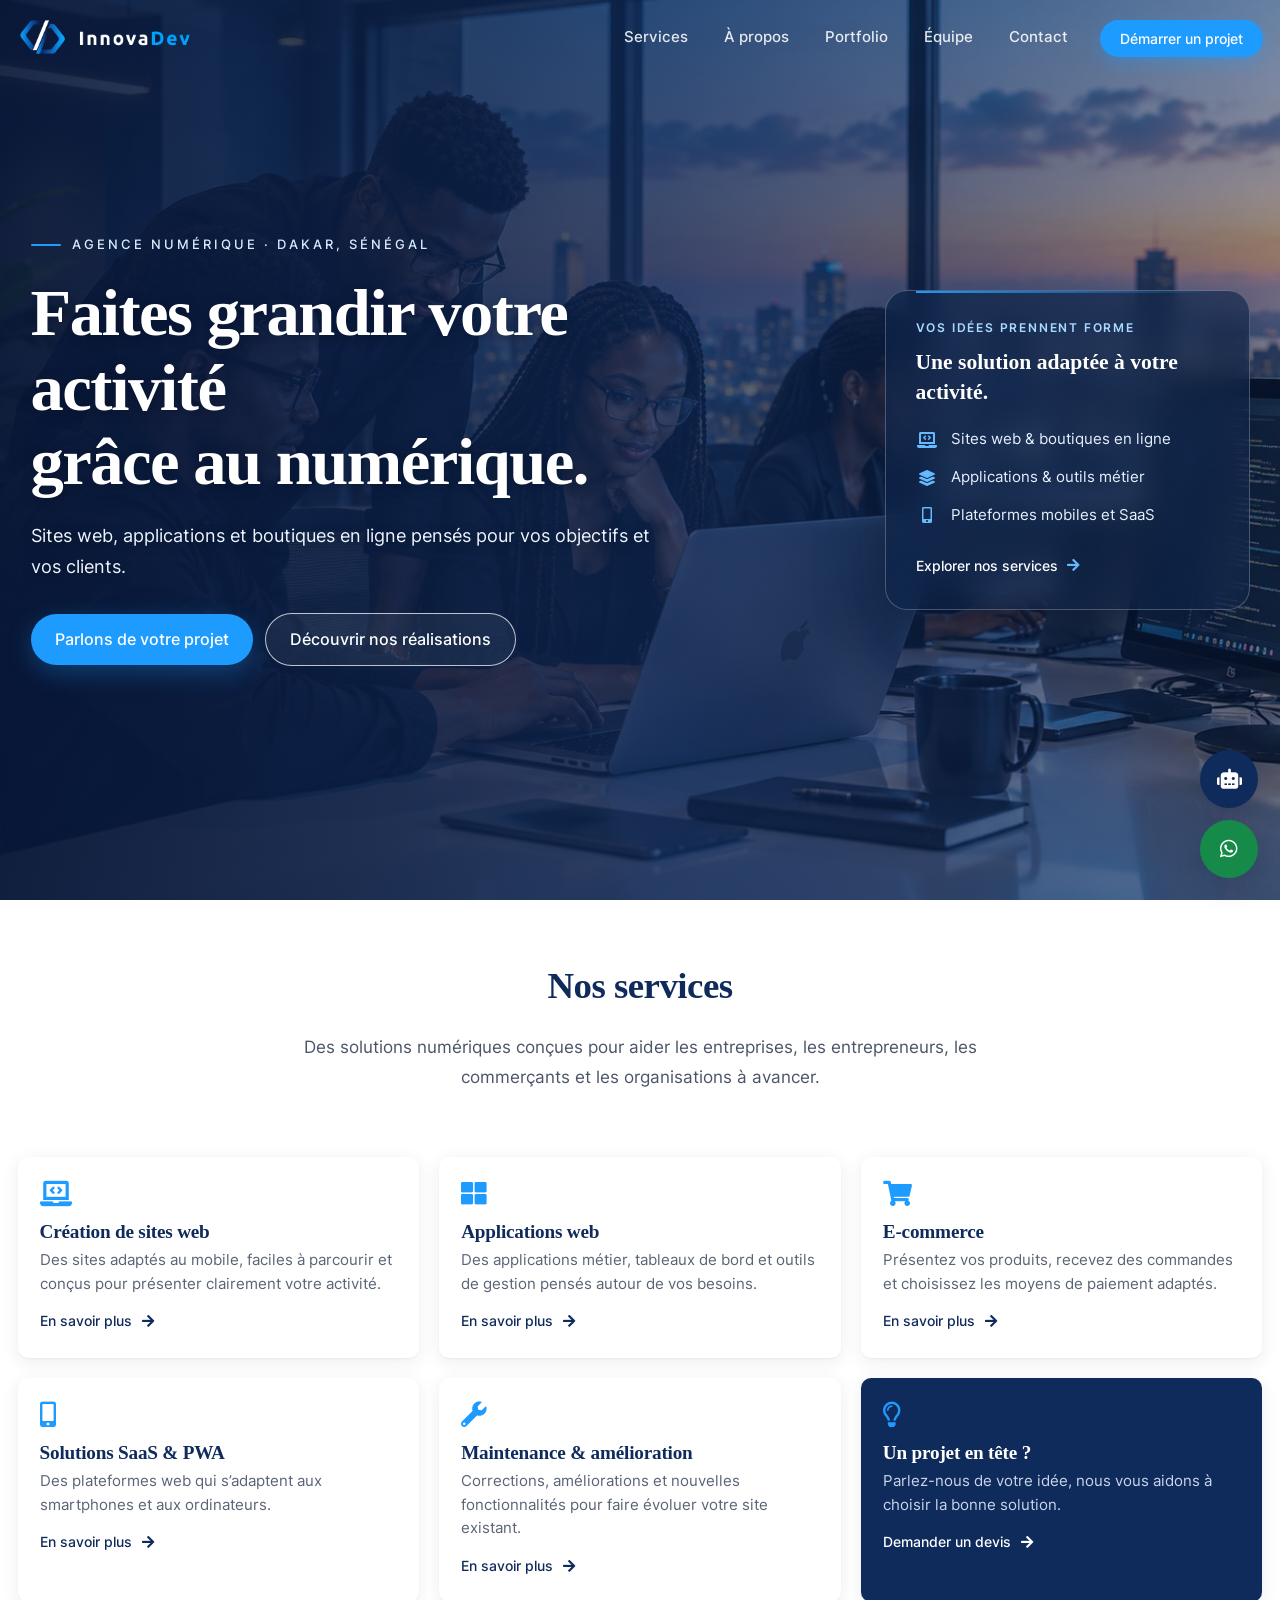
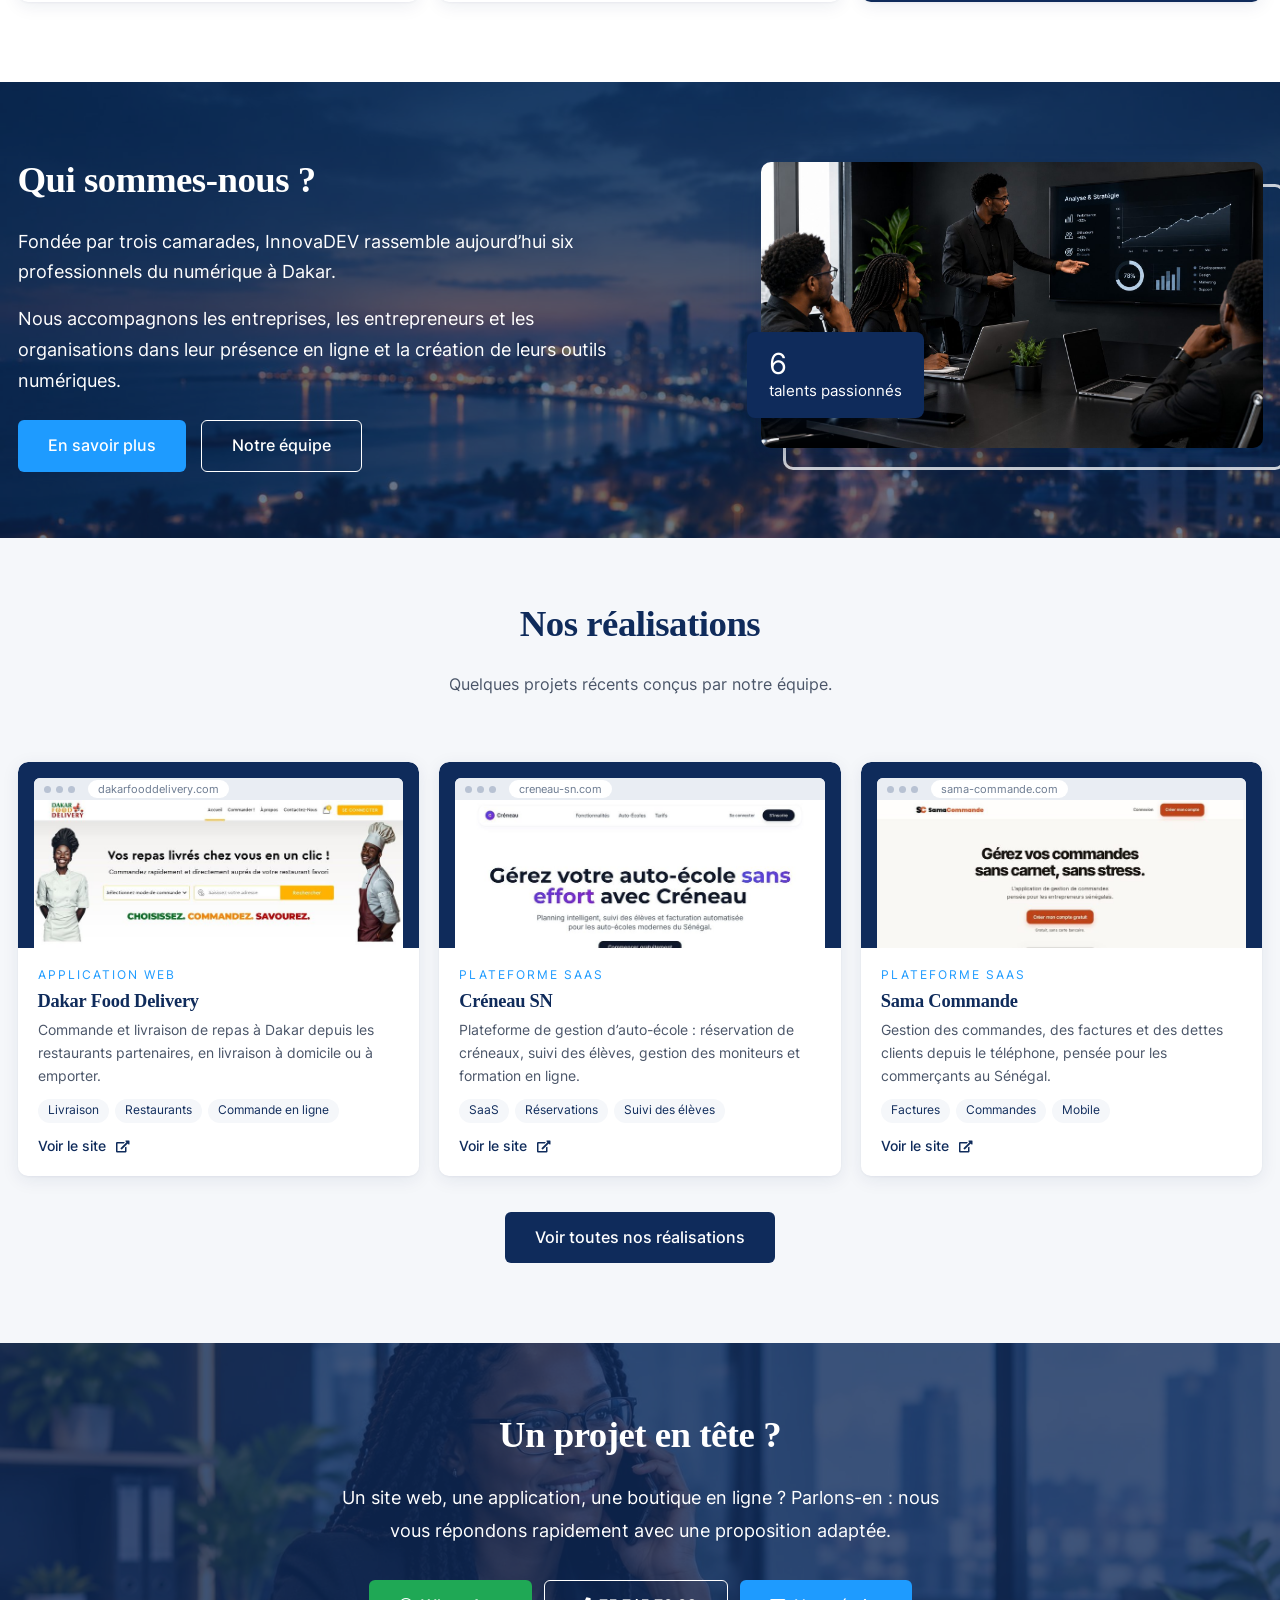
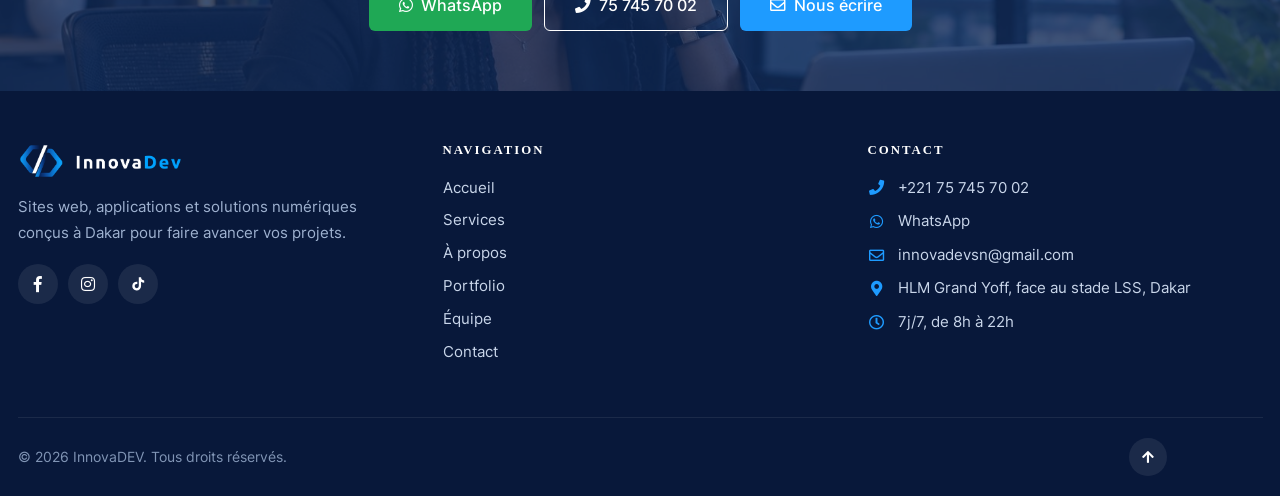
<file: index.html>
<!DOCTYPE html>
<html lang="fr">
  <head>
    <meta charset="UTF-8" />
    <meta name="viewport" content="width=device-width, initial-scale=1.0" />
    <title>InnovaDEV — Agence de développement web à Dakar</title>
    <meta name="description" content="InnovaDEV, agence de développement web basée à Dakar (Sénégal) : sites web professionnels, applications web, boutiques en ligne, solutions SaaS et PWA, maintenance." />
    <meta name="theme-color" content="#0F2B5B" />
    <link rel="icon" type="image/png" href="img/favicon.png" />
    <link rel="stylesheet" href="fontawesome-5.5/css/all.min.css" />
    <link rel="stylesheet" href="css/bootstrap.min.css" />
    <link rel="stylesheet" href="css/innovadev.css" />
    <!-- Mise en page basée sur Tooplate 2117 Infinite Loop — https://www.tooplate.com/view/2117-infinite-loop -->
    <script type="application/ld+json">
    {"@context":"https://schema.org","@type":"ProfessionalService","name":"InnovaDEV",
     "description":"Agence de développement web à Dakar : sites web, applications web, e-commerce, SaaS et PWA, maintenance.",
     "telephone":"+221757457002","email":"innovadevsn@gmail.com",
     "address":{"@type":"PostalAddress","streetAddress":"Rue GY-250, HLM Grand Yoff, face stade LSS","addressLocality":"Dakar","addressCountry":"SN"},
     "openingHoursSpecification":{"@type":"OpeningHoursSpecification","dayOfWeek":["Monday","Tuesday","Wednesday","Thursday","Friday","Saturday","Sunday"],"opens":"08:00","closes":"22:00"}}
    </script>
    <script>function tmImgFallback(i){i.className+=' is-broken';}</script>
  </head>
  <body id="top">
    <!-- ===================== ACCUEIL ===================== -->
    <section id="accueil" class="text-white tm-font-big">
      <nav class="navbar navbar-expand-md tm-navbar" id="tmNav">
        <div class="container">
          <a href="index.html" class="navbar-brand" aria-label="InnovaDEV — accueil">
            <img src="img/logo-innovadev-blanc.png" alt="InnovaDEV" class="logo-blanc">
            <img src="img/logo-innovadev.png" alt="InnovaDEV" class="logo-couleur">
          </a>
          <button class="navbar-toggler" type="button" data-toggle="collapse" data-target="#navbarSupportedContent" aria-controls="navbarSupportedContent" aria-expanded="false" aria-label="Ouvrir le menu">
            <i class="fas fa-bars navbar-toggler-icon"></i>
          </button>
          <div class="collapse navbar-collapse" id="navbarSupportedContent">
            <ul class="navbar-nav ml-auto">
              <li class="nav-item"><a class="nav-link tm-nav-link" href="services.html">Services</a></li>
              <li class="nav-item"><a class="nav-link tm-nav-link" href="a-propos.html">À propos</a></li>
              <li class="nav-item"><a class="nav-link tm-nav-link" href="portfolio.html">Portfolio</a></li>
              <li class="nav-item"><a class="nav-link tm-nav-link" href="equipe.html">Équipe</a></li>
              <li class="nav-item"><a class="nav-link tm-nav-link" href="contact.html">Contact</a></li>
              <li class="nav-item tm-nav-item-cta"><a class="tm-nav-cta" href="contact.html">Démarrer un projet</a></li>
            </ul>
          </div>
        </div>
      </nav>

      <div class="tm-hero-text-container">
        <div class="tm-hero-text-container-inner">
          <p class="tm-hero-kicker">Agence numérique · Dakar, Sénégal</p>
          <h1 class="tm-hero-title">Faites grandir votre activité<br>grâce au numérique.</h1>
          <p class="tm-hero-subtitle">
            Sites web, applications et boutiques en ligne pensés pour vos objectifs et vos clients.
          </p>
          <div class="tm-hero-actions">
            <a href="contact.html" class="tm-btn-primary">Parlons de votre projet</a>
            <a href="portfolio.html" class="tm-btn-ghost">Découvrir nos réalisations</a>
          </div>
        </div>
        <aside class="tm-hero-card" aria-label="Les solutions InnovaDEV">
          <span class="tm-hero-card-kicker">Vos idées prennent forme</span>
          <h2>Une solution adaptée à votre activité.</h2>
          <ul>
            <li><i class="fas fa-laptop-code" aria-hidden="true"></i><span>Sites web &amp; boutiques en ligne</span></li>
            <li><i class="fas fa-layer-group" aria-hidden="true"></i><span>Applications &amp; outils métier</span></li>
            <li><i class="fas fa-mobile-alt" aria-hidden="true"></i><span>Plateformes mobiles et SaaS</span></li>
          </ul>
          <a href="services.html">Explorer nos services <i class="fas fa-arrow-right" aria-hidden="true"></i></a>
        </aside>
      </div>
    </section>

    <!-- ===================== SERVICES (résumé) ===================== -->
    <section id="services" class="tm-section-pad-top" style="padding-bottom: 60px;">
      <div class="container">
        <div class="row">
          <div class="col-12 text-center mb-5">
            <h2 class="tm-text-primary tm-section-title mb-4">Nos services</h2>
            <p class="mx-auto tm-intro-text" style="max-width: 760px;">Des solutions numériques conçues pour aider les entreprises, les entrepreneurs, les commerçants et les organisations à avancer.</p>
          </div>
        </div>
        <div class="row justify-content-center">
          <div class="col-md-6 col-lg-4">
            <a class="tm-svc-card" href="services.html">
              <i class="ic fas fa-laptop-code fa-2x"></i>
              <h3>Création de sites web</h3>
              <p>Des sites adaptés au mobile, faciles à parcourir et conçus pour présenter clairement votre activité.</p>
              <span class="more">En savoir plus <i class="fas fa-arrow-right"></i></span>
            </a>
          </div>
          <div class="col-md-6 col-lg-4">
            <a class="tm-svc-card" href="services.html">
              <i class="ic fas fa-th-large fa-2x"></i>
              <h3>Applications web</h3>
              <p>Des applications métier, tableaux de bord et outils de gestion pensés autour de vos besoins.</p>
              <span class="more">En savoir plus <i class="fas fa-arrow-right"></i></span>
            </a>
          </div>
          <div class="col-md-6 col-lg-4">
            <a class="tm-svc-card" href="services.html">
              <i class="ic fas fa-shopping-cart fa-2x"></i>
              <h3>E-commerce</h3>
              <p>Présentez vos produits, recevez des commandes et choisissez les moyens de paiement adaptés.</p>
              <span class="more">En savoir plus <i class="fas fa-arrow-right"></i></span>
            </a>
          </div>
          <div class="col-md-6 col-lg-4">
            <a class="tm-svc-card" href="services.html">
              <i class="ic fas fa-mobile-alt fa-2x"></i>
              <h3>Solutions SaaS &amp; PWA</h3>
              <p>Des plateformes web qui s’adaptent aux smartphones et aux ordinateurs.</p>
              <span class="more">En savoir plus <i class="fas fa-arrow-right"></i></span>
            </a>
          </div>
          <div class="col-md-6 col-lg-4">
            <a class="tm-svc-card" href="services.html">
              <i class="ic fas fa-wrench fa-2x"></i>
              <h3>Maintenance &amp; amélioration</h3>
              <p>Corrections, améliorations et nouvelles fonctionnalités pour faire évoluer votre site existant.</p>
              <span class="more">En savoir plus <i class="fas fa-arrow-right"></i></span>
            </a>
          </div>
          <div class="col-md-6 col-lg-4">
            <a class="tm-svc-card" href="contact.html" style="background: var(--bleu); border-color: var(--bleu);">
              <i class="ic far fa-lightbulb fa-2x"></i>
              <h3 style="color:white;">Un projet en tête&nbsp;?</h3>
              <p style="color:#C9D6EA;">Parlez-nous de votre idée, nous vous aidons à choisir la bonne solution.</p>
              <span class="more" style="color:white;">Demander un devis <i class="fas fa-arrow-right"></i></span>
            </a>
          </div>
        </div>
      </div>
    </section>

    <!-- ===================== À PROPOS (résumé) ===================== -->
    <section id="apropos-court">
      <div class="container">
        <div class="row align-items-center">
          <div class="col-lg-6 mb-5 mb-lg-0">
            <h2 class="tm-section-title mb-4">Qui sommes-nous&nbsp;?</h2>
            <p>Fondée par trois camarades, InnovaDEV rassemble aujourd’hui six professionnels du numérique à Dakar.</p>
            <p class="mb-4">Nous accompagnons les entreprises, les entrepreneurs et les organisations dans leur présence en ligne et la création de leurs outils numériques.</p>
            <a href="a-propos.html" class="tm-btn-primary" style="background: var(--accent);">En savoir plus</a>
            <a href="equipe.html" class="tm-btn-ghost">Notre équipe</a>
          </div>
          <div class="col-lg-5 offset-lg-1">
            <div class="tm-about-img">
              <img src="img/reunion-analyse.jpg" alt="L’équipe InnovaDEV en réunion d’analyse et de stratégie">
              <div class="tm-about-badge"><strong>6</strong>talents passionnés</div>
            </div>
          </div>
        </div>
      </div>
      <div class="tm-bg-overlay"></div>
    </section>

    <!-- ===================== RÉALISATIONS (aperçu) ===================== -->
    <section id="realisations" class="tm-section-pad-top">
      <div class="container">
        <div class="row">
          <div class="col-12 text-center mb-5">
            <h2 class="tm-text-primary tm-section-title mb-4">Nos réalisations</h2>
            <p class="mx-auto tm-section-desc">Quelques projets récents conçus par notre équipe.</p>
          </div>
          <div class="col-md-6 col-lg-4 tm-project-col" data-cat="app">
            <article class="tm-project">
              <a class="tm-project-thumb tm-project-shot" href="https://dakarfooddelivery.com/" target="_blank" rel="noopener" aria-label="Ouvrir le site Dakar Food Delivery">
                <div class="tm-browser">
                  <div class="tm-browser-bar"><span></span><span></span><span></span><em>dakarfooddelivery.com</em></div>
                  <img src="img/projets/dakar-food-delivery.jpg" alt="Capture d’écran du site Dakar Food Delivery" loading="lazy" onerror="tmImgFallback(this)">
                  <div class="tm-shot-fallback">Dakar Food Delivery</div>
                </div>
              </a>
              <div class="tm-project-body">
                <div class="tm-project-cat">Application web</div>
                <h3>Dakar Food Delivery</h3>
                <p>Commande et livraison de repas à Dakar depuis les restaurants partenaires, en livraison à domicile ou à emporter.</p>
                <div class="tm-techs"><span>Livraison</span><span>Restaurants</span><span>Commande en ligne</span></div>
                <a href="https://dakarfooddelivery.com/" target="_blank" rel="noopener" class="tm-project-link">Voir le site <i class="fas fa-external-link-alt"></i></a>
              </div>
            </article>
          </div>
          <div class="col-md-6 col-lg-4 tm-project-col" data-cat="saas">
            <article class="tm-project">
              <a class="tm-project-thumb tm-project-shot" href="https://creneau-sn.com/" target="_blank" rel="noopener" aria-label="Ouvrir le site Créneau SN">
                <div class="tm-browser">
                  <div class="tm-browser-bar"><span></span><span></span><span></span><em>creneau-sn.com</em></div>
                  <img src="img/projets/creneau-sn.jpg" alt="Capture d’écran du site Créneau SN" loading="lazy" onerror="tmImgFallback(this)">
                  <div class="tm-shot-fallback">Créneau SN</div>
                </div>
              </a>
              <div class="tm-project-body">
                <div class="tm-project-cat">Plateforme SaaS</div>
                <h3>Créneau SN</h3>
                <p>Plateforme de gestion d’auto-école : réservation de créneaux, suivi des élèves, gestion des moniteurs et formation en ligne.</p>
                <div class="tm-techs"><span>SaaS</span><span>Réservations</span><span>Suivi des élèves</span></div>
                <a href="https://creneau-sn.com/" target="_blank" rel="noopener" class="tm-project-link">Voir le site <i class="fas fa-external-link-alt"></i></a>
              </div>
            </article>
          </div>
          <div class="col-md-6 col-lg-4 tm-project-col" data-cat="saas">
            <article class="tm-project">
              <a class="tm-project-thumb tm-project-shot" href="https://sama-commande.com/" target="_blank" rel="noopener" aria-label="Ouvrir le site Sama Commande">
                <div class="tm-browser">
                  <div class="tm-browser-bar"><span></span><span></span><span></span><em>sama-commande.com</em></div>
                  <img src="img/projets/sama-commande.jpg" alt="Capture d’écran du site Sama Commande" loading="lazy" onerror="tmImgFallback(this)">
                  <div class="tm-shot-fallback">Sama Commande</div>
                </div>
              </a>
              <div class="tm-project-body">
                <div class="tm-project-cat">Plateforme SaaS</div>
                <h3>Sama Commande</h3>
                <p>Gestion des commandes, des factures et des dettes clients depuis le téléphone, pensée pour les commerçants au Sénégal.</p>
                <div class="tm-techs"><span>Factures</span><span>Commandes</span><span>Mobile</span></div>
                <a href="https://sama-commande.com/" target="_blank" rel="noopener" class="tm-project-link">Voir le site <i class="fas fa-external-link-alt"></i></a>
              </div>
            </article>
          </div>
          <div class="col-12 text-center mt-3">
            <a href="portfolio.html" class="tm-btn-primary">Voir toutes nos réalisations</a>
          </div>
        </div>
      </div>
    </section>

    <!-- ===================== CTA CONTACT ===================== -->
    <section id="cta">
      <div class="container">
        <h2 class="tm-section-title mb-4">Un projet en tête&nbsp;?</h2>
        <p>Un site web, une application, une boutique en ligne&nbsp;? Parlons-en&nbsp;: nous vous répondons rapidement avec une proposition adaptée.</p>
        <div class="tm-cta-actions">
          <a href="https://wa.me/221757457002" target="_blank" rel="noopener" class="tm-btn-wa"><i class="fab fa-whatsapp mr-2"></i>WhatsApp</a>
          <a href="tel:+221757457002" class="tm-btn-ghost"><i class="fas fa-phone mr-2"></i>75 745 70 02</a>
          <a href="contact.html" class="tm-btn-primary" style="background: var(--accent);"><i class="far fa-envelope mr-2"></i>Nous écrire</a>
        </div>
      </div>
    </section>

    <!-- ===================== PIED DE PAGE ===================== -->
    <footer class="tm-site-footer">
      <div class="container">
        <div class="row">
          <div class="col-lg-4 col-md-6 mb-4">
            <a href="index.html"><img src="img/logo-innovadev-blanc.png" alt="InnovaDEV" class="tm-footer-logo"></a>
            <p class="tm-footer-text">Sites web, applications et solutions numériques conçus à Dakar pour faire avancer vos projets.</p>
            <div class="tm-social-links">
              <a href="https://www.facebook.com/share/1DT9iAg8kE/" target="_blank" rel="noopener" data-social="facebook" aria-label="Facebook d’InnovaDEV"><i class="fab fa-facebook-f"></i></a>
              <a href="https://www.instagram.com/innovadev_sn" target="_blank" rel="noopener" data-social="instagram" aria-label="Instagram d’InnovaDEV (@innovadev_sn)"><i class="fab fa-instagram"></i></a>
              <a href="https://www.tiktok.com/@innovadev_sn" target="_blank" rel="noopener" data-social="tiktok" aria-label="TikTok d’InnovaDEV (@innovadev_sn)"><svg viewBox="0 0 24 24" width="16" height="16" aria-hidden="true" fill="currentColor"><path d="M16.6 2h-3.4v13.1a3.1 3.1 0 1 1-3.1-3.1c.3 0 .6 0 .9.1V8.6a6.6 6.6 0 1 0 5.6 6.5V8.5a8 8 0 0 0 4.7 1.5V6.6a4.7 4.7 0 0 1-4.7-4.6z"/></svg></a>
            </div>
          </div>
          <div class="col-lg-4 col-md-6 mb-4">
            <h4 class="tm-footer-title">Navigation</h4>
            <ul class="tm-footer-links">
              <li><a href="index.html">Accueil</a></li>
              <li><a href="services.html">Services</a></li>
              <li><a href="a-propos.html">À propos</a></li>
              <li><a href="portfolio.html">Portfolio</a></li>
              <li><a href="equipe.html">Équipe</a></li>
              <li><a href="contact.html">Contact</a></li>
            </ul>
          </div>
          <div class="col-lg-4 col-md-12 mb-4">
            <h4 class="tm-footer-title">Contact</h4>
            <ul class="tm-footer-contact">
              <li><a href="tel:+221757457002"><i class="fas fa-phone"></i>+221 75 745 70 02</a></li>
              <li><a href="https://wa.me/221757457002" target="_blank" rel="noopener"><i class="fab fa-whatsapp"></i>WhatsApp</a></li>
              <li><a href="mailto:innovadevsn@gmail.com"><i class="far fa-envelope"></i>innovadevsn@gmail.com</a></li>
              <li><a href="https://www.google.com/maps/search/?api=1&query=HLM+Grand+Yoff%2C+Dakar%2C+S%C3%A9n%C3%A9gal" target="_blank" rel="noopener"><i class="fas fa-map-marker-alt"></i>HLM Grand Yoff, face au stade LSS, Dakar</a></li>
              <li><span class="tm-footer-hours"><i class="far fa-clock"></i>7j/7, de 8h à 22h</span></li>
            </ul>
          </div>
        </div>
        <div class="tm-footer-bottom">
          <span>&copy; <span id="year">2026</span> InnovaDEV. Tous droits réservés.</span>
          <a href="#top" class="tm-back-top" aria-label="Revenir en haut"><i class="fas fa-arrow-up"></i></a>
        </div>
      </div>
    </footer>

    <script src="js/jquery-1.9.1.min.js"></script>
    <script src="js/easing.min.js"></script>
    <script src="js/bootstrap.min.js"></script>
    <script src="js/pages.js"></script>
    <script src="js/contact-widgets.js"></script>
  </body>
</html>
</file>
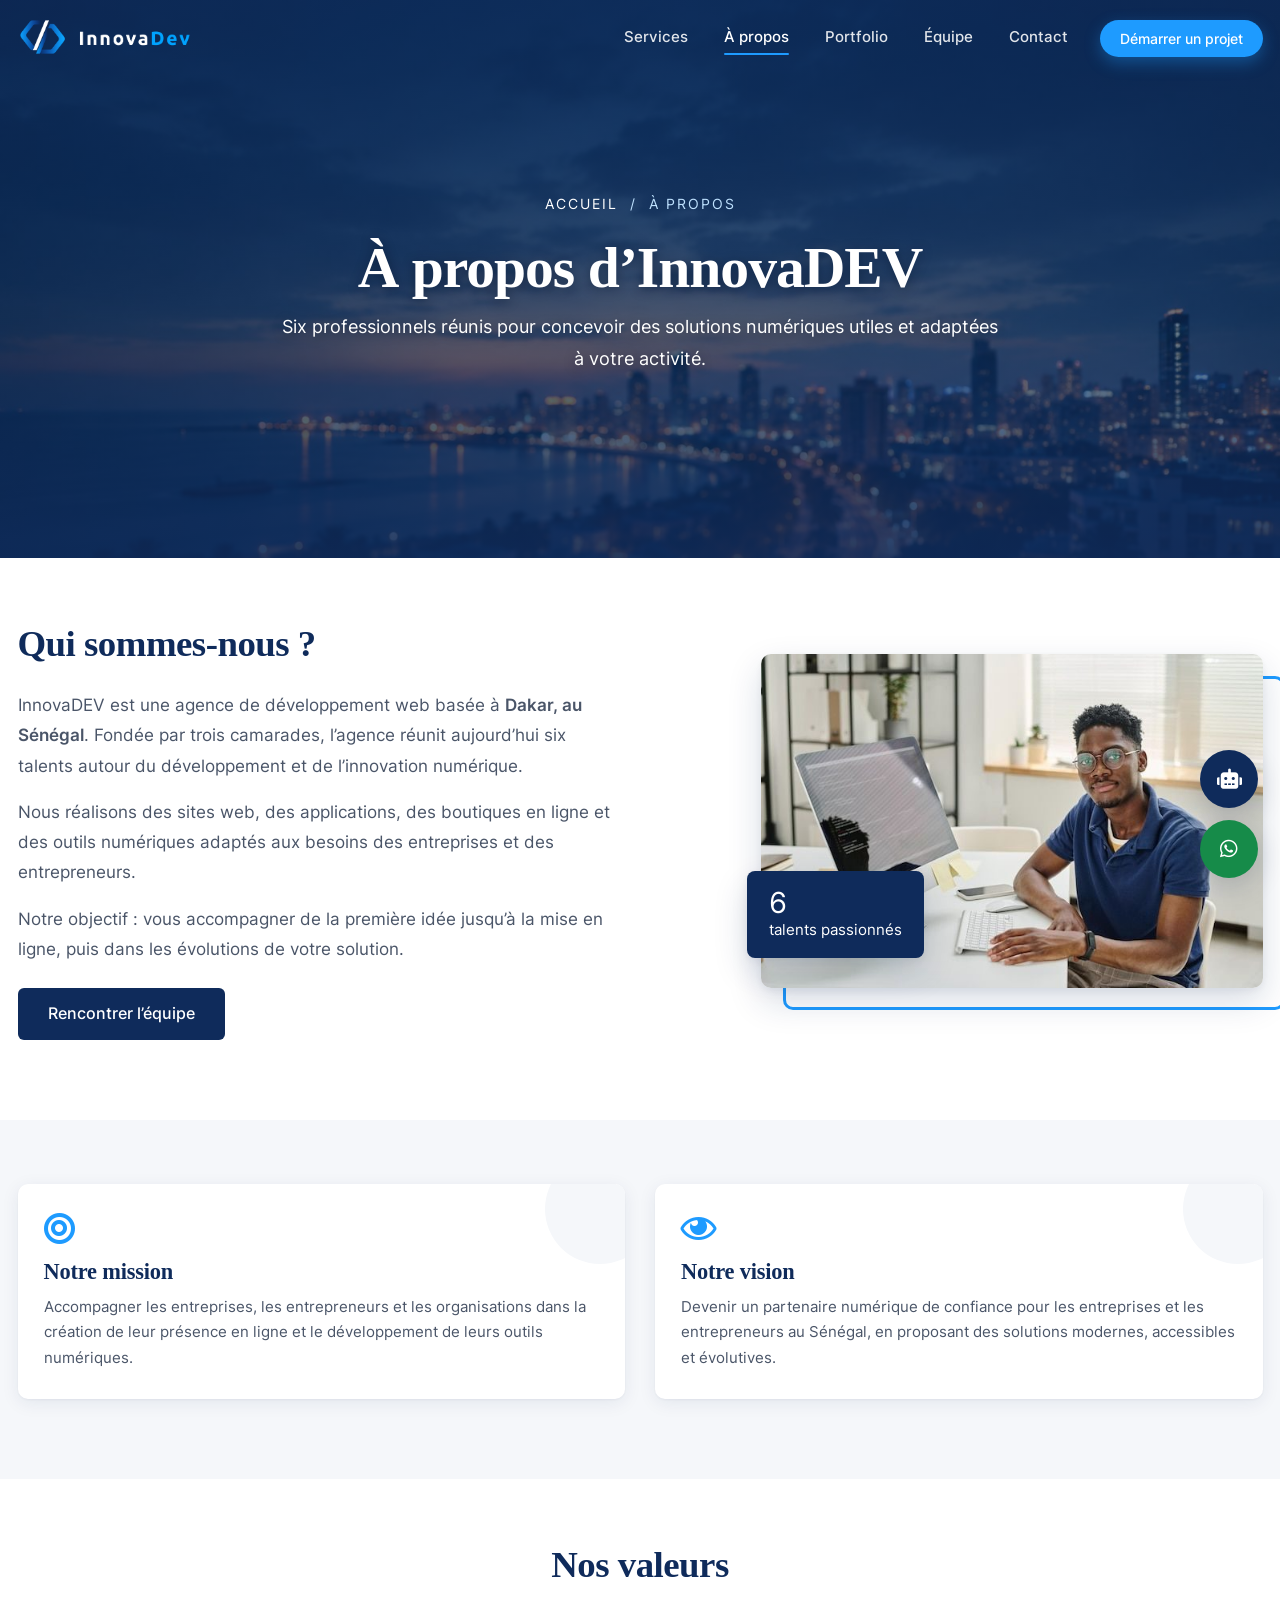
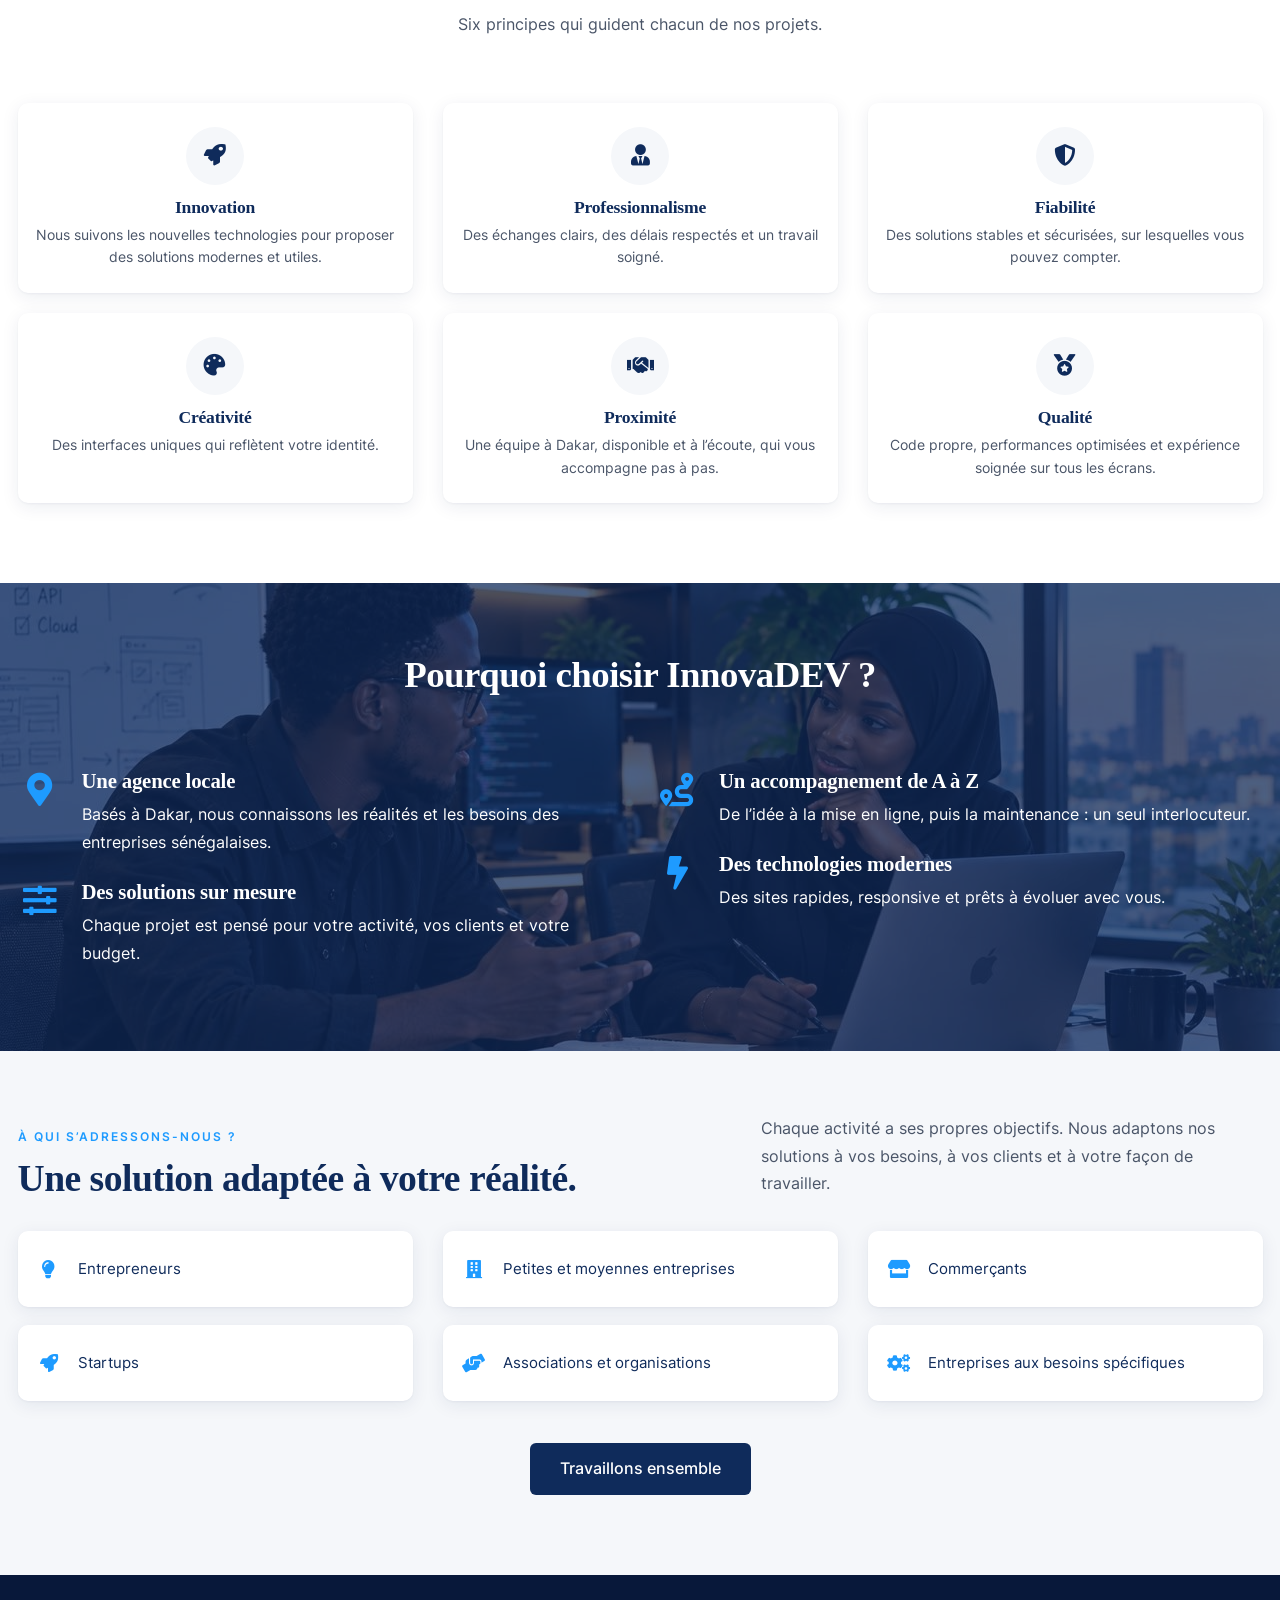
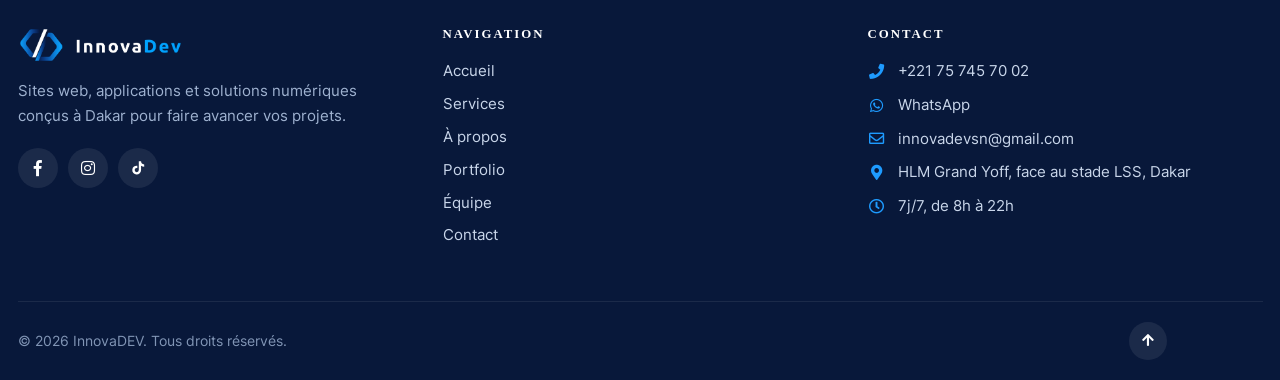
<file: a-propos.html>
<!DOCTYPE html>
<html lang="fr">
  <head>
    <meta charset="UTF-8" />
    <meta name="viewport" content="width=device-width, initial-scale=1.0" />
    <title>À propos — InnovaDEV</title>
    <meta name="description" content="InnovaDEV, agence de développement web basée à Dakar : notre histoire, notre mission, notre vision et nos valeurs." />
    <meta name="theme-color" content="#0F2B5B" />
    <link rel="icon" type="image/png" href="img/favicon.png" />
    <link rel="stylesheet" href="fontawesome-5.5/css/all.min.css" />
    <link rel="stylesheet" href="css/bootstrap.min.css" />
    <link rel="stylesheet" href="css/innovadev.css" />
  </head>
  <body id="top">
    <!-- ===================== HÉRO ===================== -->
    <section id="hero-apropos" class="text-white tm-font-big tm-page-hero">
      <nav class="navbar navbar-expand-md tm-navbar" id="tmNav">
        <div class="container">
          <a href="index.html" class="navbar-brand" aria-label="InnovaDEV — accueil">
            <img src="img/logo-innovadev-blanc.png" alt="InnovaDEV" class="logo-blanc">
            <img src="img/logo-innovadev.png" alt="InnovaDEV" class="logo-couleur">
          </a>
          <button class="navbar-toggler" type="button" data-toggle="collapse" data-target="#navbarSupportedContent" aria-controls="navbarSupportedContent" aria-expanded="false" aria-label="Ouvrir le menu">
            <i class="fas fa-bars navbar-toggler-icon"></i>
          </button>
          <div class="collapse navbar-collapse" id="navbarSupportedContent">
            <ul class="navbar-nav ml-auto">
              <li class="nav-item"><a class="nav-link tm-nav-link" href="services.html">Services</a></li>
              <li class="nav-item"><a class="nav-link tm-nav-link current" href="a-propos.html">À propos</a></li>
              <li class="nav-item"><a class="nav-link tm-nav-link" href="portfolio.html">Portfolio</a></li>
              <li class="nav-item"><a class="nav-link tm-nav-link" href="equipe.html">Équipe</a></li>
              <li class="nav-item"><a class="nav-link tm-nav-link" href="contact.html">Contact</a></li>
              <li class="nav-item tm-nav-item-cta"><a class="tm-nav-cta" href="contact.html">Démarrer un projet</a></li>
            </ul>
          </div>
        </div>
      </nav>

      <div class="text-center tm-hero-text-container">
        <div class="tm-hero-text-container-inner">
          <p class="tm-breadcrumb"><a href="index.html">Accueil</a> &nbsp;/&nbsp; À propos</p>
          <h1 class="tm-hero-title">À propos d’InnovaDEV</h1>
          <p class="tm-hero-subtitle">Six professionnels réunis pour concevoir des solutions numériques utiles et adaptées à votre activité.</p>
        </div>
      </div>
    </section>

    <!-- ===================== QUI SOMMES-NOUS ===================== -->
    <section class="tm-section-pad-top" style="padding-bottom: 80px;">
      <div class="container">
        <div class="row align-items-center">
          <div class="col-lg-6 mb-5 mb-lg-0">
            <h2 class="tm-text-primary tm-section-title mb-4">Qui sommes-nous&nbsp;?</h2>
            <p class="tm-intro-text">InnovaDEV est une agence de développement web basée à <strong>Dakar, au Sénégal</strong>. Fondée par trois camarades, l’agence réunit aujourd’hui six talents autour du développement et de l’innovation numérique.</p>
            <p class="tm-intro-text">Nous réalisons des sites web, des applications, des boutiques en ligne et des outils numériques adaptés aux besoins des entreprises et des entrepreneurs.</p>
            <p class="tm-intro-text mb-4">Notre objectif&nbsp;: vous accompagner de la première idée jusqu’à la mise en ligne, puis dans les évolutions de votre solution.</p>
            <a href="equipe.html" class="tm-btn-primary">Rencontrer l’équipe</a>
          </div>
          <div class="col-lg-5 offset-lg-1">
            <div class="tm-about-img">
              <img src="img/developpeur-bureau.jpg" alt="Un développeur d’InnovaDEV à son poste de travail">
              <div class="tm-about-badge"><strong>6</strong>talents passionnés</div>
            </div>
          </div>
        </div>
      </div>
    </section>

    <!-- ===================== MISSION / VISION ===================== -->
    <section class="tm-section-pad-top tm-bg-light" style="padding-bottom: 60px;">
      <div class="container">
        <div class="row">
          <div class="col-md-6">
            <div class="tm-mv-card">
              <i class="fas fa-3x fa-bullseye"></i>
              <h3>Notre mission</h3>
              <p>Accompagner les entreprises, les entrepreneurs et les organisations dans la création de leur présence en ligne et le développement de leurs outils numériques.</p>
            </div>
          </div>
          <div class="col-md-6">
            <div class="tm-mv-card">
              <i class="far fa-3x fa-eye"></i>
              <h3>Notre vision</h3>
              <p>Devenir un partenaire numérique de confiance pour les entreprises et les entrepreneurs au Sénégal, en proposant des solutions modernes, accessibles et évolutives.</p>
            </div>
          </div>
        </div>
      </div>
    </section>

    <!-- ===================== VALEURS ===================== -->
    <section class="tm-section-pad-top" style="padding-bottom: 60px;">
      <div class="container">
        <div class="row">
          <div class="col-12 text-center mb-5">
            <h2 class="tm-text-primary tm-section-title mb-4">Nos valeurs</h2>
            <p class="mx-auto tm-section-desc">Six principes qui guident chacun de nos projets.</p>
          </div>
          <div class="col-sm-6 col-lg-4"><div class="tm-value"><div class="ic"><i class="fas fa-rocket"></i></div><h3>Innovation</h3><p>Nous suivons les nouvelles technologies pour proposer des solutions modernes et utiles.</p></div></div>
          <div class="col-sm-6 col-lg-4"><div class="tm-value"><div class="ic"><i class="fas fa-user-tie"></i></div><h3>Professionnalisme</h3><p>Des échanges clairs, des délais respectés et un travail soigné.</p></div></div>
          <div class="col-sm-6 col-lg-4"><div class="tm-value"><div class="ic"><i class="fas fa-shield-alt"></i></div><h3>Fiabilité</h3><p>Des solutions stables et sécurisées, sur lesquelles vous pouvez compter.</p></div></div>
          <div class="col-sm-6 col-lg-4"><div class="tm-value"><div class="ic"><i class="fas fa-palette"></i></div><h3>Créativité</h3><p>Des interfaces uniques qui reflètent votre identité.</p></div></div>
          <div class="col-sm-6 col-lg-4"><div class="tm-value"><div class="ic"><i class="fas fa-handshake"></i></div><h3>Proximité</h3><p>Une équipe à Dakar, disponible et à l’écoute, qui vous accompagne pas à pas.</p></div></div>
          <div class="col-sm-6 col-lg-4"><div class="tm-value"><div class="ic"><i class="fas fa-medal"></i></div><h3>Qualité</h3><p>Code propre, performances optimisées et expérience soignée sur tous les écrans.</p></div></div>
        </div>
      </div>
    </section>

    <!-- ===================== POURQUOI NOUS ===================== -->
    <section class="tm-band bg-idees">
      <div class="container">
        <div class="row">
          <div class="col-12 text-center mb-5">
            <h2 class="tm-section-title mb-4">Pourquoi choisir InnovaDEV&nbsp;?</h2>
          </div>
          <div class="col-md-6">
            <div class="tm-why"><i class="fas fa-2x fa-map-marker-alt"></i><div><h3>Une agence locale</h3><p>Basés à Dakar, nous connaissons les réalités et les besoins des entreprises sénégalaises.</p></div></div>
            <div class="tm-why"><i class="fas fa-2x fa-sliders-h"></i><div><h3>Des solutions sur mesure</h3><p>Chaque projet est pensé pour votre activité, vos clients et votre budget.</p></div></div>
          </div>
          <div class="col-md-6">
            <div class="tm-why"><i class="fas fa-2x fa-route"></i><div><h3>Un accompagnement de A à Z</h3><p>De l’idée à la mise en ligne, puis la maintenance&nbsp;: un seul interlocuteur.</p></div></div>
            <div class="tm-why"><i class="fas fa-2x fa-bolt"></i><div><h3>Des technologies modernes</h3><p>Des sites rapides, responsive et prêts à évoluer avec vous.</p></div></div>
          </div>
        </div>
      </div>
      <div class="tm-bg-overlay"></div>
    </section>

    <!-- ===================== CLIENTS ===================== -->
    <section id="publics" class="tm-section-pad-top tm-bg-light" style="padding-bottom: 80px;">
      <div class="container">
        <div class="row align-items-end tm-audience-intro">
          <div class="col-lg-7">
            <p class="tm-section-eyebrow">À qui s’adressons-nous&nbsp;?</p>
            <h2 class="tm-text-primary tm-section-title">Une solution adaptée à votre réalité.</h2>
          </div>
          <div class="col-lg-5">
            <p class="tm-section-desc">Chaque activité a ses propres objectifs. Nous adaptons nos solutions à vos besoins, à vos clients et à votre façon de travailler.</p>
          </div>
        </div>
        <div class="row tm-audience-grid">
          <div class="col-sm-6 col-lg-4"><div class="tm-target"><i class="fas fa-lightbulb"></i> Entrepreneurs</div></div>
          <div class="col-sm-6 col-lg-4"><div class="tm-target"><i class="fas fa-building"></i> Petites et moyennes entreprises</div></div>
          <div class="col-sm-6 col-lg-4"><div class="tm-target"><i class="fas fa-store"></i> Commerçants</div></div>
          <div class="col-sm-6 col-lg-4"><div class="tm-target"><i class="fas fa-rocket"></i> Startups</div></div>
          <div class="col-sm-6 col-lg-4"><div class="tm-target"><i class="fas fa-hands-helping"></i> Associations et organisations</div></div>
          <div class="col-sm-6 col-lg-4"><div class="tm-target"><i class="fas fa-cogs"></i> Entreprises aux besoins spécifiques</div></div>
          <div class="col-12 text-center mt-4">
            <a href="contact.html" class="tm-btn-primary">Travaillons ensemble</a>
          </div>
        </div>
      </div>
    </section>

    <!-- ===================== PIED DE PAGE ===================== -->
    <footer class="tm-site-footer">
      <div class="container">
        <div class="row">
          <div class="col-lg-4 col-md-6 mb-4">
            <a href="index.html"><img src="img/logo-innovadev-blanc.png" alt="InnovaDEV" class="tm-footer-logo"></a>
            <p class="tm-footer-text">Sites web, applications et solutions numériques conçus à Dakar pour faire avancer vos projets.</p>
            <div class="tm-social-links">
              <a href="https://www.facebook.com/share/1DT9iAg8kE/" target="_blank" rel="noopener" data-social="facebook" aria-label="Facebook d’InnovaDEV"><i class="fab fa-facebook-f"></i></a>
              <a href="https://www.instagram.com/innovadev_sn" target="_blank" rel="noopener" data-social="instagram" aria-label="Instagram d’InnovaDEV (@innovadev_sn)"><i class="fab fa-instagram"></i></a>
              <a href="https://www.tiktok.com/@innovadev_sn" target="_blank" rel="noopener" data-social="tiktok" aria-label="TikTok d’InnovaDEV (@innovadev_sn)"><svg viewBox="0 0 24 24" width="16" height="16" aria-hidden="true" fill="currentColor"><path d="M16.6 2h-3.4v13.1a3.1 3.1 0 1 1-3.1-3.1c.3 0 .6 0 .9.1V8.6a6.6 6.6 0 1 0 5.6 6.5V8.5a8 8 0 0 0 4.7 1.5V6.6a4.7 4.7 0 0 1-4.7-4.6z"/></svg></a>
            </div>
          </div>
          <div class="col-lg-4 col-md-6 mb-4">
            <h4 class="tm-footer-title">Navigation</h4>
            <ul class="tm-footer-links">
              <li><a href="index.html">Accueil</a></li>
              <li><a href="services.html">Services</a></li>
              <li><a href="a-propos.html">À propos</a></li>
              <li><a href="portfolio.html">Portfolio</a></li>
              <li><a href="equipe.html">Équipe</a></li>
              <li><a href="contact.html">Contact</a></li>
            </ul>
          </div>
          <div class="col-lg-4 col-md-12 mb-4">
            <h4 class="tm-footer-title">Contact</h4>
            <ul class="tm-footer-contact">
              <li><a href="tel:+221757457002"><i class="fas fa-phone"></i>+221 75 745 70 02</a></li>
              <li><a href="https://wa.me/221757457002" target="_blank" rel="noopener"><i class="fab fa-whatsapp"></i>WhatsApp</a></li>
              <li><a href="mailto:innovadevsn@gmail.com"><i class="far fa-envelope"></i>innovadevsn@gmail.com</a></li>
              <li><a href="https://www.google.com/maps/search/?api=1&query=HLM+Grand+Yoff%2C+Dakar%2C+S%C3%A9n%C3%A9gal" target="_blank" rel="noopener"><i class="fas fa-map-marker-alt"></i>HLM Grand Yoff, face au stade LSS, Dakar</a></li>
              <li><span class="tm-footer-hours"><i class="far fa-clock"></i>7j/7, de 8h à 22h</span></li>
            </ul>
          </div>
        </div>
        <div class="tm-footer-bottom">
          <span>&copy; <span id="year">2026</span> InnovaDEV. Tous droits réservés.</span>
          <a href="#top" class="tm-back-top" aria-label="Revenir en haut"><i class="fas fa-arrow-up"></i></a>
        </div>
      </div>
    </footer>

    <script src="js/jquery-1.9.1.min.js"></script>
    <script src="js/easing.min.js"></script>
    <script src="js/bootstrap.min.js"></script>
    <script src="js/pages.js"></script>
    <script src="js/contact-widgets.js"></script>
  </body>
</html>
</file>
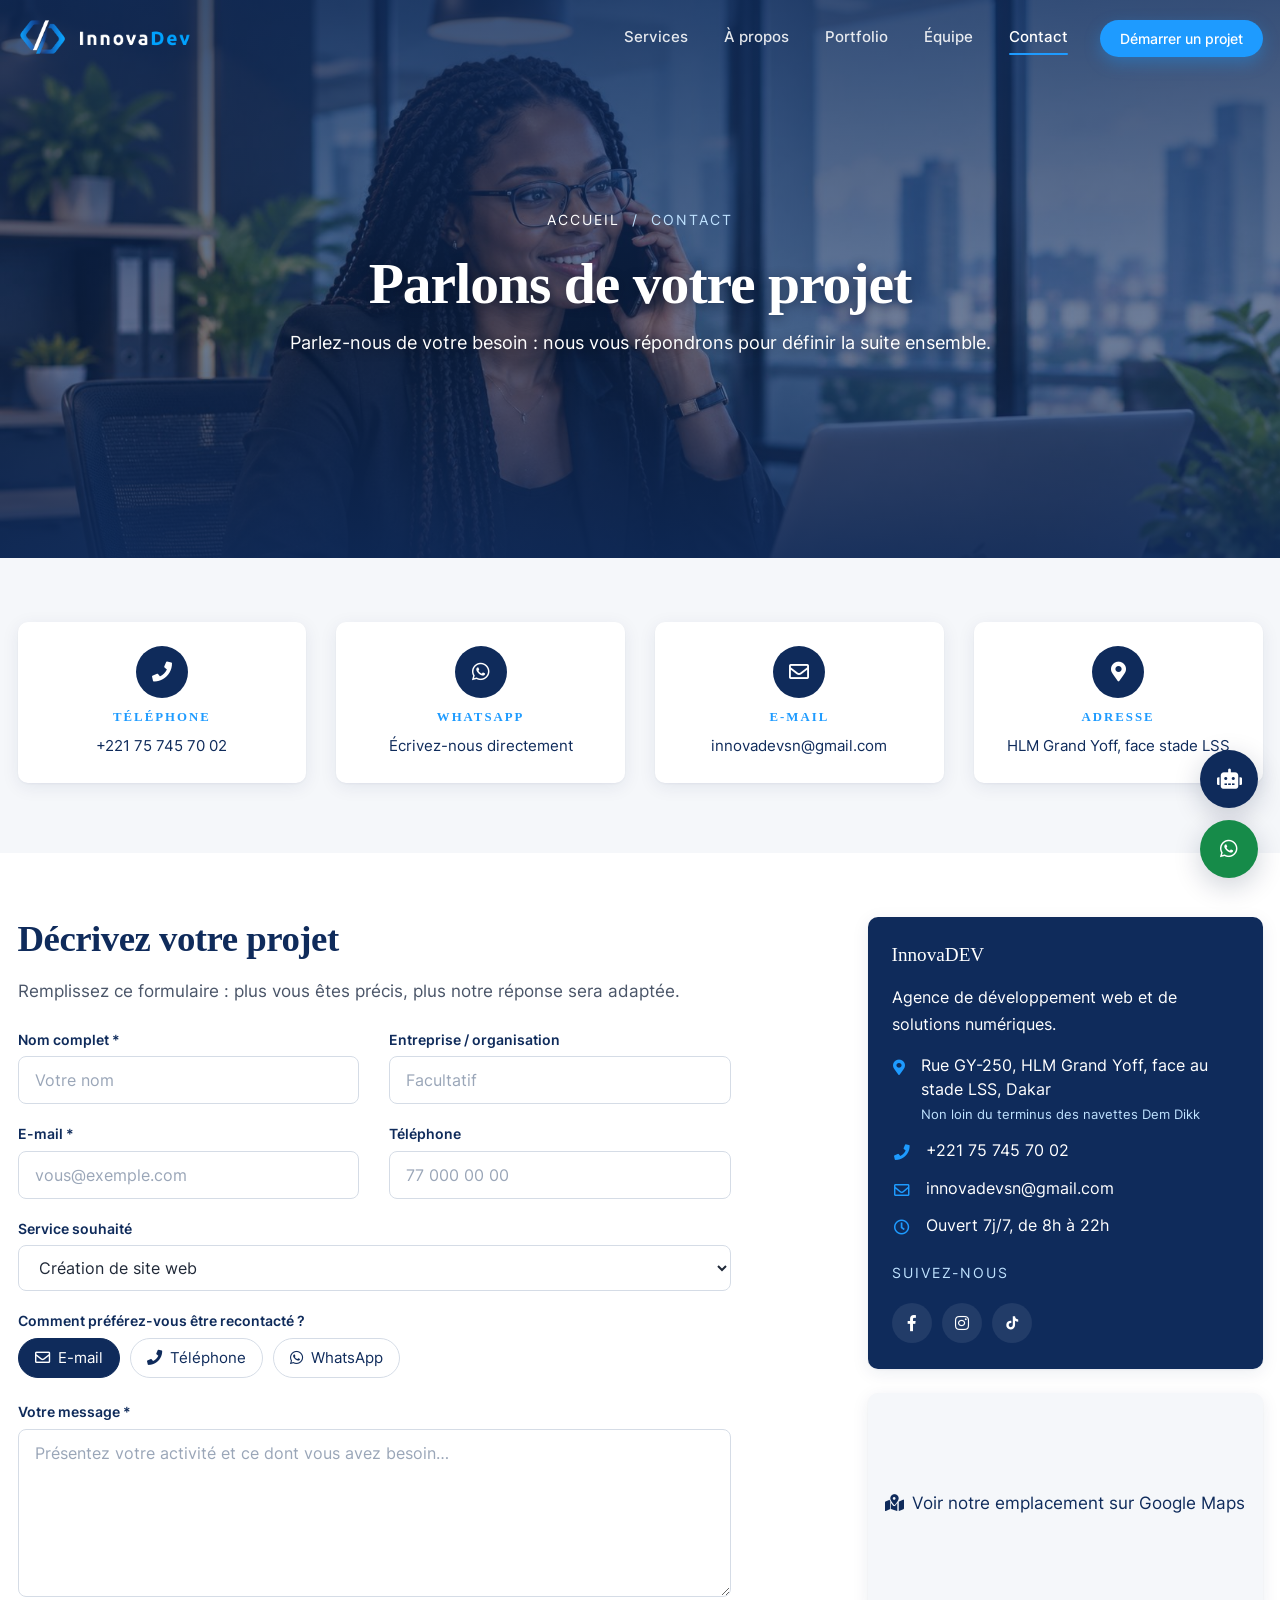
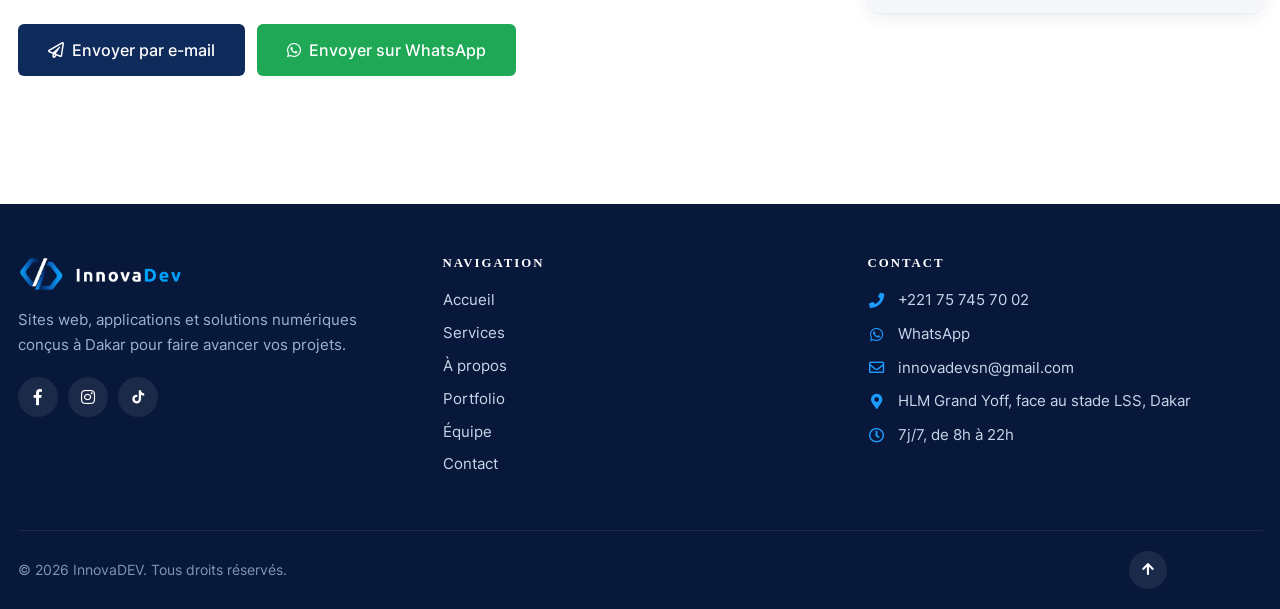
<file: contact.html>
<!DOCTYPE html>
<html lang="fr">
  <head>
    <meta charset="UTF-8" />
    <meta name="viewport" content="width=device-width, initial-scale=1.0" />
    <title>Contact — InnovaDEV</title>
    <meta name="description" content="Contactez InnovaDEV à Dakar : téléphone, WhatsApp, e-mail ou formulaire pour parler de votre projet web." />
    <meta name="theme-color" content="#0F2B5B" />
    <link rel="icon" type="image/png" href="img/favicon.png" />
    <link rel="stylesheet" href="fontawesome-5.5/css/all.min.css" />
    <link rel="stylesheet" href="css/bootstrap.min.css" />
    <link rel="stylesheet" href="css/innovadev.css" />
  </head>
  <body id="top">
    <!-- ===================== HÉRO ===================== -->
    <section id="hero-contact" class="text-white tm-font-big tm-page-hero">
      <nav class="navbar navbar-expand-md tm-navbar" id="tmNav">
        <div class="container">
          <a href="index.html" class="navbar-brand" aria-label="InnovaDEV — accueil">
            <img src="img/logo-innovadev-blanc.png" alt="InnovaDEV" class="logo-blanc">
            <img src="img/logo-innovadev.png" alt="InnovaDEV" class="logo-couleur">
          </a>
          <button class="navbar-toggler" type="button" data-toggle="collapse" data-target="#navbarSupportedContent" aria-controls="navbarSupportedContent" aria-expanded="false" aria-label="Ouvrir le menu">
            <i class="fas fa-bars navbar-toggler-icon"></i>
          </button>
          <div class="collapse navbar-collapse" id="navbarSupportedContent">
            <ul class="navbar-nav ml-auto">
              <li class="nav-item"><a class="nav-link tm-nav-link" href="services.html">Services</a></li>
              <li class="nav-item"><a class="nav-link tm-nav-link" href="a-propos.html">À propos</a></li>
              <li class="nav-item"><a class="nav-link tm-nav-link" href="portfolio.html">Portfolio</a></li>
              <li class="nav-item"><a class="nav-link tm-nav-link" href="equipe.html">Équipe</a></li>
              <li class="nav-item"><a class="nav-link tm-nav-link current" href="contact.html">Contact</a></li>
              <li class="nav-item tm-nav-item-cta"><a class="tm-nav-cta" href="contact.html">Démarrer un projet</a></li>
            </ul>
          </div>
        </div>
      </nav>

      <div class="text-center tm-hero-text-container">
        <div class="tm-hero-text-container-inner">
          <p class="tm-breadcrumb"><a href="index.html">Accueil</a> &nbsp;/&nbsp; Contact</p>
          <h1 class="tm-hero-title">Parlons de votre projet</h1>
          <p class="tm-hero-subtitle">Parlez-nous de votre besoin : nous vous répondrons pour définir la suite ensemble.</p>
        </div>
      </div>
    </section>

    <!-- ===================== MOYENS DE CONTACT ===================== -->
    <section class="tm-section-pad-top tm-bg-light" style="padding-bottom: 50px;">
      <div class="container">
        <div class="row">
          <div class="col-6 col-lg-3">
            <a class="tm-contact-card" href="tel:+221757457002"><div class="ic"><i class="fas fa-phone"></i></div><h3>Téléphone</h3><span>+221 75 745 70 02</span></a>
          </div>
          <div class="col-6 col-lg-3">
            <a class="tm-contact-card" href="https://wa.me/221757457002" target="_blank" rel="noopener"><div class="ic"><i class="fab fa-whatsapp"></i></div><h3>WhatsApp</h3><span>Écrivez-nous directement</span></a>
          </div>
          <div class="col-6 col-lg-3">
            <a class="tm-contact-card" href="mailto:innovadevsn@gmail.com"><div class="ic"><i class="far fa-envelope"></i></div><h3>E-mail</h3><span>innovadevsn@gmail.com</span></a>
          </div>
          <div class="col-6 col-lg-3">
            <a class="tm-contact-card" href="https://www.google.com/maps/search/?api=1&query=HLM+Grand+Yoff%2C+Dakar%2C+S%C3%A9n%C3%A9gal" target="_blank" rel="noopener"><div class="ic"><i class="fas fa-map-marker-alt"></i></div><h3>Adresse</h3><span>HLM Grand Yoff, face stade LSS</span></a>
          </div>
        </div>
      </div>
    </section>

    <!-- ===================== FORMULAIRE ===================== -->
    <section id="formulaire" class="tm-section-pad-top" style="padding-bottom: 80px;">
      <div class="container">
        <div class="row">
          <div class="col-lg-7 mb-5">
            <h2 class="tm-text-primary tm-section-title mb-3">Décrivez votre projet</h2>
            <p class="mb-4" style="font-size:1.05rem;">Remplissez ce formulaire&nbsp;: plus vous êtes précis, plus notre réponse sera adaptée.</p>
            <form id="projectForm" class="tm-form-light" novalidate>
              <div class="row">
                <div class="col-md-6"><label for="f-name">Nom complet *</label><input id="f-name" class="tm-input-light" type="text" placeholder="Votre nom" required></div>
                <div class="col-md-6"><label for="f-company">Entreprise / organisation</label><input id="f-company" class="tm-input-light" type="text" placeholder="Facultatif"></div>
                <div class="col-md-6"><label for="f-email">E-mail *</label><input id="f-email" class="tm-input-light" type="email" placeholder="vous@exemple.com" required></div>
                <div class="col-md-6"><label for="f-phone">Téléphone</label><input id="f-phone" class="tm-input-light" type="tel" placeholder="77 000 00 00"></div>
                <div class="col-12">
                  <label for="f-service">Service souhaité</label>
                  <select id="f-service" class="tm-input-light">
                    <option>Création de site web</option>
                    <option>Application web</option>
                    <option>E-commerce</option>
                    <option>Solution SaaS / PWA</option>
                    <option>Maintenance et amélioration</option>
                    <option>Je ne sais pas encore</option>
                  </select>
                </div>
                <div class="col-12">
                  <label>Comment préférez-vous être recontacté&nbsp;?</label>
                  <div class="tm-radios" role="radiogroup">
                    <label><input type="radio" name="pref" value="E-mail" checked><span><i class="far fa-envelope"></i> E-mail</span></label>
                    <label><input type="radio" name="pref" value="Téléphone"><span><i class="fas fa-phone"></i> Téléphone</span></label>
                    <label><input type="radio" name="pref" value="WhatsApp"><span><i class="fab fa-whatsapp"></i> WhatsApp</span></label>
                  </div>
                </div>
                <div class="col-12"><label for="f-msg">Votre message *</label><textarea id="f-msg" class="tm-input-light" rows="6" placeholder="Présentez votre activité et ce dont vous avez besoin…" required></textarea></div>
                <div class="col-12">
                  <p id="f-error" class="text-danger small mb-3" style="display:none;">Merci de remplir votre nom, une adresse e-mail valide et votre message.</p>
                  <div class="tm-form-actions">
                    <button type="submit" class="tm-btn-primary"><i class="far fa-paper-plane mr-2"></i>Envoyer par e-mail</button>
                    <button type="button" id="sendWa" class="tm-btn-wa"><i class="fab fa-whatsapp mr-2"></i>Envoyer sur WhatsApp</button>
                  </div>
                </div>
              </div>
            </form>
          </div>

          <div class="col-lg-4 offset-lg-1">
            <div class="tm-side">
              <h3>InnovaDEV</h3>
              <p>Agence de développement web et de solutions numériques.</p>
              <div class="row-i"><i class="fas fa-map-marker-alt"></i><span>Rue GY-250, HLM Grand Yoff, face au stade LSS, Dakar<br><small style="color:#BFE2FF;">Non loin du terminus des navettes Dem Dikk</small></span></div>
              <div class="row-i"><i class="fas fa-phone"></i><span>+221 75 745 70 02</span></div>
              <div class="row-i"><i class="far fa-envelope"></i><span>innovadevsn@gmail.com</span></div>
              <div class="row-i"><i class="far fa-clock"></i><span>Ouvert 7j/7, de 8h à 22h</span></div>
              <p class="mt-4 mb-2" style="font-size:0.85rem;letter-spacing:2px;text-transform:uppercase;color:#BFE2FF;">Suivez-nous</p>
              <div class="tm-social-links">
              <a href="https://www.facebook.com/share/1DT9iAg8kE/" target="_blank" rel="noopener" data-social="facebook" aria-label="Facebook d’InnovaDEV"><i class="fab fa-facebook-f"></i></a>
              <a href="https://www.instagram.com/innovadev_sn" target="_blank" rel="noopener" data-social="instagram" aria-label="Instagram d’InnovaDEV (@innovadev_sn)"><i class="fab fa-instagram"></i></a>
              <a href="https://www.tiktok.com/@innovadev_sn" target="_blank" rel="noopener" data-social="tiktok" aria-label="TikTok d’InnovaDEV (@innovadev_sn)"><svg viewBox="0 0 24 24" width="16" height="16" aria-hidden="true" fill="currentColor"><path d="M16.6 2h-3.4v13.1a3.1 3.1 0 1 1-3.1-3.1c.3 0 .6 0 .9.1V8.6a6.6 6.6 0 1 0 5.6 6.5V8.5a8 8 0 0 0 4.7 1.5V6.6a4.7 4.7 0 0 1-4.7-4.6z"/></svg></a>
            </div>
            </div>
            <div class="tm-map" style="position:relative;">
              <a href="https://www.google.com/maps/search/?api=1&query=HLM+Grand+Yoff%2C+Dakar%2C+S%C3%A9n%C3%A9gal" target="_blank" rel="noopener" style="position:absolute;inset:0;display:flex;align-items:center;justify-content:center;gap:8px;color:var(--bleu);"><i class="fas fa-map-marked-alt"></i> Voir notre emplacement sur Google Maps</a>
              <iframe style="position:relative;z-index:2;" title="Plan d’accès InnovaDEV — HLM Grand Yoff, Dakar" loading="lazy" src="https://maps.google.com/maps?q=HLM%20Grand%20Yoff%2C%20Dakar%2C%20S%C3%A9n%C3%A9gal&z=15&output=embed"></iframe>
            </div>
          </div>
        </div>
      </div>
    </section>

    <!-- ===================== PIED DE PAGE ===================== -->
    <footer class="tm-site-footer">
      <div class="container">
        <div class="row">
          <div class="col-lg-4 col-md-6 mb-4">
            <a href="index.html"><img src="img/logo-innovadev-blanc.png" alt="InnovaDEV" class="tm-footer-logo"></a>
            <p class="tm-footer-text">Sites web, applications et solutions numériques conçus à Dakar pour faire avancer vos projets.</p>
            <div class="tm-social-links">
              <a href="https://www.facebook.com/share/1DT9iAg8kE/" target="_blank" rel="noopener" data-social="facebook" aria-label="Facebook d’InnovaDEV"><i class="fab fa-facebook-f"></i></a>
              <a href="https://www.instagram.com/innovadev_sn" target="_blank" rel="noopener" data-social="instagram" aria-label="Instagram d’InnovaDEV (@innovadev_sn)"><i class="fab fa-instagram"></i></a>
              <a href="https://www.tiktok.com/@innovadev_sn" target="_blank" rel="noopener" data-social="tiktok" aria-label="TikTok d’InnovaDEV (@innovadev_sn)"><svg viewBox="0 0 24 24" width="16" height="16" aria-hidden="true" fill="currentColor"><path d="M16.6 2h-3.4v13.1a3.1 3.1 0 1 1-3.1-3.1c.3 0 .6 0 .9.1V8.6a6.6 6.6 0 1 0 5.6 6.5V8.5a8 8 0 0 0 4.7 1.5V6.6a4.7 4.7 0 0 1-4.7-4.6z"/></svg></a>
            </div>
          </div>
          <div class="col-lg-4 col-md-6 mb-4">
            <h4 class="tm-footer-title">Navigation</h4>
            <ul class="tm-footer-links">
              <li><a href="index.html">Accueil</a></li>
              <li><a href="services.html">Services</a></li>
              <li><a href="a-propos.html">À propos</a></li>
              <li><a href="portfolio.html">Portfolio</a></li>
              <li><a href="equipe.html">Équipe</a></li>
              <li><a href="contact.html">Contact</a></li>
            </ul>
          </div>
          <div class="col-lg-4 col-md-12 mb-4">
            <h4 class="tm-footer-title">Contact</h4>
            <ul class="tm-footer-contact">
              <li><a href="tel:+221757457002"><i class="fas fa-phone"></i>+221 75 745 70 02</a></li>
              <li><a href="https://wa.me/221757457002" target="_blank" rel="noopener"><i class="fab fa-whatsapp"></i>WhatsApp</a></li>
              <li><a href="mailto:innovadevsn@gmail.com"><i class="far fa-envelope"></i>innovadevsn@gmail.com</a></li>
              <li><a href="https://www.google.com/maps/search/?api=1&query=HLM+Grand+Yoff%2C+Dakar%2C+S%C3%A9n%C3%A9gal" target="_blank" rel="noopener"><i class="fas fa-map-marker-alt"></i>HLM Grand Yoff, face au stade LSS, Dakar</a></li>
              <li><span class="tm-footer-hours"><i class="far fa-clock"></i>7j/7, de 8h à 22h</span></li>
            </ul>
          </div>
        </div>
        <div class="tm-footer-bottom">
          <span>&copy; <span id="year">2026</span> InnovaDEV. Tous droits réservés.</span>
          <a href="#top" class="tm-back-top" aria-label="Revenir en haut"><i class="fas fa-arrow-up"></i></a>
        </div>
      </div>
    </footer>

    

    <script src="js/jquery-1.9.1.min.js"></script>
    <script src="js/easing.min.js"></script>
    <script src="js/bootstrap.min.js"></script>
    <script src="js/pages.js"></script>
    <script src="js/contact-widgets.js"></script>
  </body>
</html>
</file>
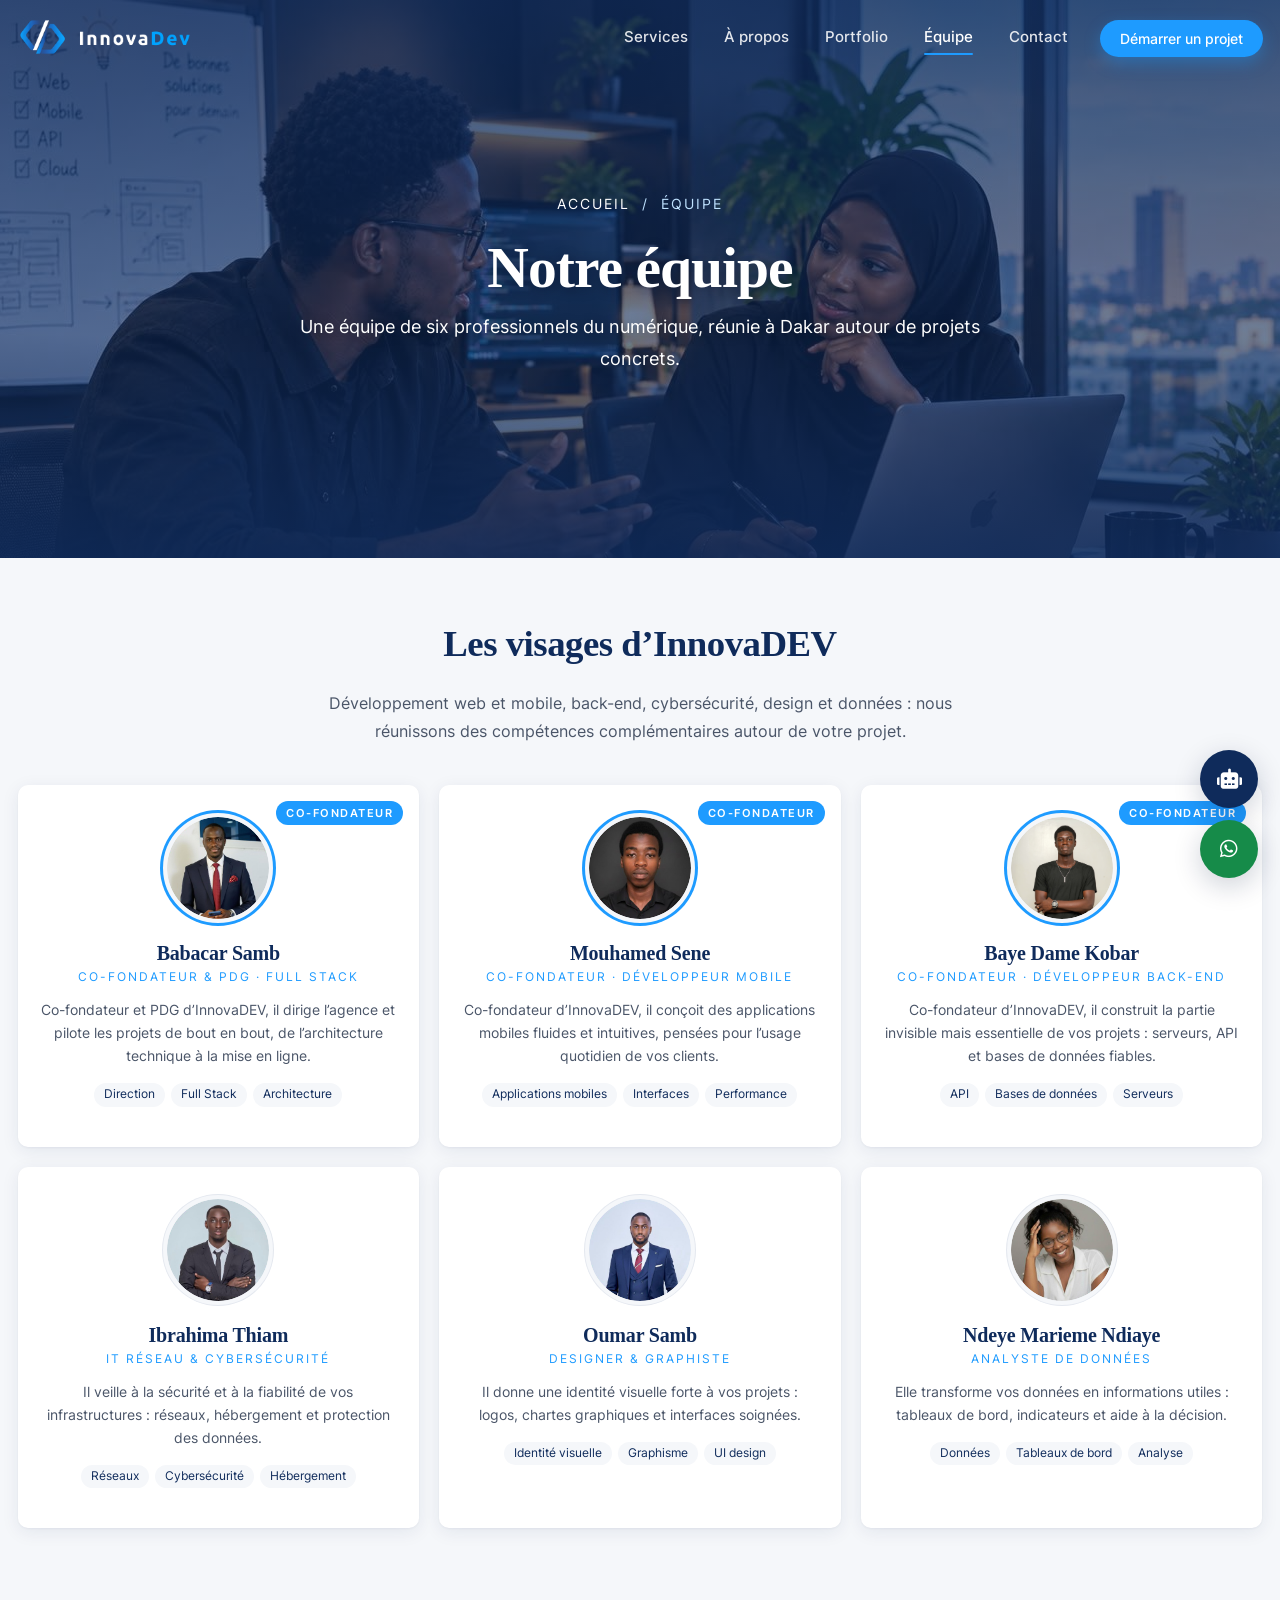
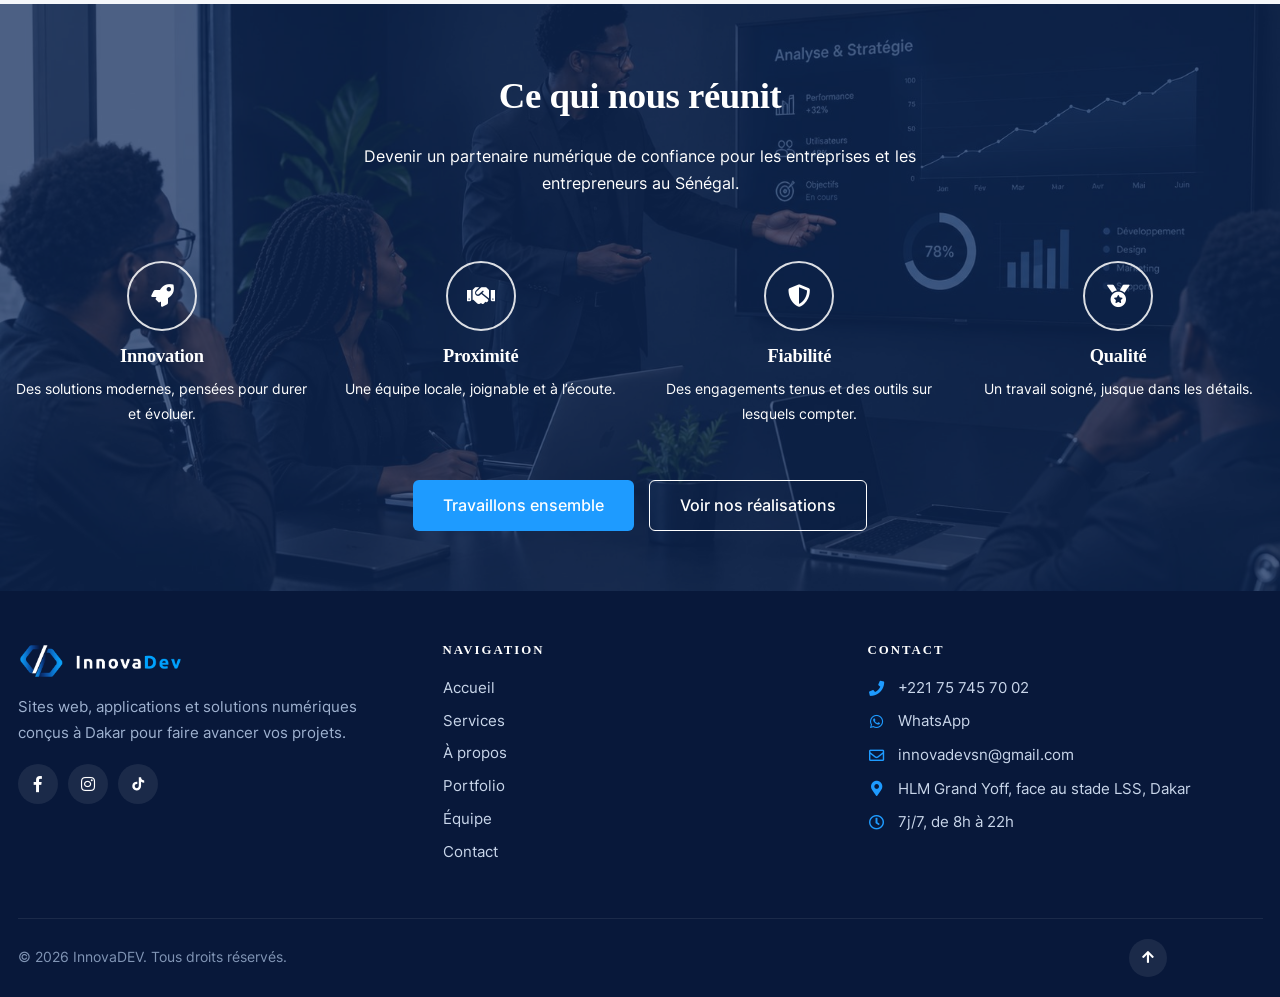
<file: equipe.html>
<!DOCTYPE html>
<html lang="fr">
  <head>
    <meta charset="UTF-8" />
    <meta name="viewport" content="width=device-width, initial-scale=1.0" />
    <title>Équipe — InnovaDEV</title>
    <meta name="description" content="L'équipe d'InnovaDEV : six talents réunis autour du développement web et de l'innovation numérique à Dakar." />
    <meta name="theme-color" content="#0F2B5B" />
    <link rel="icon" type="image/png" href="img/favicon.png" />
    <link rel="stylesheet" href="fontawesome-5.5/css/all.min.css" />
    <link rel="stylesheet" href="css/bootstrap.min.css" />
    <link rel="stylesheet" href="css/innovadev.css" />
  </head>
  <body id="top">
    <!-- ===================== HÉRO ===================== -->
    <section id="hero-equipe" class="text-white tm-font-big tm-page-hero">
      <nav class="navbar navbar-expand-md tm-navbar" id="tmNav">
        <div class="container">
          <a href="index.html" class="navbar-brand" aria-label="InnovaDEV — accueil">
            <img src="img/logo-innovadev-blanc.png" alt="InnovaDEV" class="logo-blanc">
            <img src="img/logo-innovadev.png" alt="InnovaDEV" class="logo-couleur">
          </a>
          <button class="navbar-toggler" type="button" data-toggle="collapse" data-target="#navbarSupportedContent" aria-controls="navbarSupportedContent" aria-expanded="false" aria-label="Ouvrir le menu">
            <i class="fas fa-bars navbar-toggler-icon"></i>
          </button>
          <div class="collapse navbar-collapse" id="navbarSupportedContent">
            <ul class="navbar-nav ml-auto">
              <li class="nav-item"><a class="nav-link tm-nav-link" href="services.html">Services</a></li>
              <li class="nav-item"><a class="nav-link tm-nav-link" href="a-propos.html">À propos</a></li>
              <li class="nav-item"><a class="nav-link tm-nav-link" href="portfolio.html">Portfolio</a></li>
              <li class="nav-item"><a class="nav-link tm-nav-link current" href="equipe.html">Équipe</a></li>
              <li class="nav-item"><a class="nav-link tm-nav-link" href="contact.html">Contact</a></li>
              <li class="nav-item tm-nav-item-cta"><a class="tm-nav-cta" href="contact.html">Démarrer un projet</a></li>
            </ul>
          </div>
        </div>
      </nav>

      <div class="text-center tm-hero-text-container">
        <div class="tm-hero-text-container-inner">
          <p class="tm-breadcrumb"><a href="index.html">Accueil</a> &nbsp;/&nbsp; Équipe</p>
          <h1 class="tm-hero-title">Notre équipe</h1>
          <p class="tm-hero-subtitle">Une équipe de six professionnels du numérique, réunie à Dakar autour de projets concrets.</p>
        </div>
      </div>
    </section>

    <!-- ===================== MEMBRES ===================== -->
    <section id="membres" class="tm-section-pad-top" style="background: var(--fond);">
      <div class="container">
        <div class="row">
          <div class="col-12 text-center">
            <h2 class="tm-text-primary tm-section-title mb-4">Les visages d’InnovaDEV</h2>
            <p class="mx-auto tm-section-desc mb-3">Développement web et mobile, back-end, cybersécurité, design et données&nbsp;: nous réunissons des compétences complémentaires autour de votre projet.</p>
          </div>
        </div>
        <div class="row pt-4 pb-4">
          <div class="col-md-6 col-lg-4">
            <article class="tm-member tm-member-lead">
              <span class="tm-member-badge">Co-fondateur</span>
              <div class="tm-avatar tm-avatar-photo"><img src="img/equipe/babacar-samb.jpg" alt="Photo de Babacar Samb" loading="lazy"></div>
              <h3>Babacar Samb</h3>
              <div class="tm-member-role">Co-fondateur &amp; PDG · Full Stack</div>
              <p>Co-fondateur et PDG d’InnovaDEV, il dirige l’agence et pilote les projets de bout en bout, de l’architecture technique à la mise en ligne.</p>
              <div class="tm-skills"><span>Direction</span><span>Full Stack</span><span>Architecture</span></div>
            </article>
          </div>
          <div class="col-md-6 col-lg-4">
            <article class="tm-member tm-member-lead">
              <span class="tm-member-badge">Co-fondateur</span>
              
              <div class="tm-avatar tm-avatar-photo"><img src="img/equipe/mouhamed-sene.jpg" alt="Photo de Mouhamed Sene" loading="lazy"></div>
              <h3>Mouhamed Sene</h3>
              <div class="tm-member-role">Co-fondateur · Développeur mobile</div>
              <p>Co-fondateur d’InnovaDEV, il conçoit des applications mobiles fluides et intuitives, pensées pour l’usage quotidien de vos clients.</p>
              <div class="tm-skills"><span>Applications mobiles</span><span>Interfaces</span><span>Performance</span></div>
            </article>
          </div>
          <div class="col-md-6 col-lg-4">
            <article class="tm-member tm-member-lead">
              <span class="tm-member-badge">Co-fondateur</span>
              
              <div class="tm-avatar tm-avatar-photo"><img src="img/equipe/baye-dame-kobar.jpg" alt="Photo de Baye Dame Kobar" loading="lazy"></div>
              <h3>Baye Dame Kobar</h3>
              <div class="tm-member-role">Co-fondateur · Développeur back-end</div>
              <p>Co-fondateur d’InnovaDEV, il construit la partie invisible mais essentielle de vos projets : serveurs, API et bases de données fiables.</p>
              <div class="tm-skills"><span>API</span><span>Bases de données</span><span>Serveurs</span></div>
            </article>
          </div>
          <div class="col-md-6 col-lg-4">
            <article class="tm-member">
              
              <div class="tm-avatar tm-avatar-photo"><img src="img/equipe/ibrahima-thiam.jpg" alt="Photo de Ibrahima Thiam" loading="lazy"></div>
              <h3>Ibrahima Thiam</h3>
              <div class="tm-member-role">IT Réseau &amp; Cybersécurité</div>
              <p>Il veille à la sécurité et à la fiabilité de vos infrastructures : réseaux, hébergement et protection des données.</p>
              <div class="tm-skills"><span>Réseaux</span><span>Cybersécurité</span><span>Hébergement</span></div>
            </article>
          </div>
          <div class="col-md-6 col-lg-4">
            <article class="tm-member">
              
              <div class="tm-avatar tm-avatar-photo"><img src="img/equipe/oumar-samb.jpg" alt="Photo de Oumar Samb" loading="lazy"></div>
              <h3>Oumar Samb</h3>
              <div class="tm-member-role">Designer &amp; Graphiste</div>
              <p>Il donne une identité visuelle forte à vos projets : logos, chartes graphiques et interfaces soignées.</p>
              <div class="tm-skills"><span>Identité visuelle</span><span>Graphisme</span><span>UI design</span></div>
            </article>
          </div>
          <div class="col-md-6 col-lg-4">
            <article class="tm-member">
              
              <div class="tm-avatar tm-avatar-photo"><img src="img/equipe/ndeye-marieme-ndiaye.jpg" alt="Photo de Ndeye Marieme Ndiaye" loading="lazy"></div>
              <h3>Ndeye Marieme Ndiaye</h3>
              <div class="tm-member-role">Analyste de données</div>
              <p>Elle transforme vos données en informations utiles : tableaux de bord, indicateurs et aide à la décision.</p>
              <div class="tm-skills"><span>Données</span><span>Tableaux de bord</span><span>Analyse</span></div>
            </article>
          </div>
        </div>
      </div>
    </section>

    <!-- ===================== CE QUI NOUS RÉUNIT ===================== -->
    <section class="tm-band bg-reunion">
      <div class="container">
        <div class="row">
          <div class="col-12 text-center mb-5">
            <h2 class="tm-section-title mb-4">Ce qui nous réunit</h2>
            <p class="mx-auto tm-section-desc">Devenir un partenaire numérique de confiance pour les entreprises et les entrepreneurs au Sénégal.</p>
          </div>
          <div class="col-sm-6 col-lg-3 tm-step"><div class="tm-step-num"><i class="fas fa-rocket"></i></div><h3>Innovation</h3><p>Des solutions modernes, pensées pour durer et évoluer.</p></div>
          <div class="col-sm-6 col-lg-3 tm-step"><div class="tm-step-num"><i class="fas fa-handshake"></i></div><h3>Proximité</h3><p>Une équipe locale, joignable et à l’écoute.</p></div>
          <div class="col-sm-6 col-lg-3 tm-step"><div class="tm-step-num"><i class="fas fa-shield-alt"></i></div><h3>Fiabilité</h3><p>Des engagements tenus et des outils sur lesquels compter.</p></div>
          <div class="col-sm-6 col-lg-3 tm-step"><div class="tm-step-num"><i class="fas fa-medal"></i></div><h3>Qualité</h3><p>Un travail soigné, jusque dans les détails.</p></div>
          <div class="col-12 text-center mt-4">
            <a href="contact.html" class="tm-btn-primary" style="background:var(--accent)">Travaillons ensemble</a>
            <a href="portfolio.html" class="tm-btn-ghost">Voir nos réalisations</a>
          </div>
        </div>
      </div>
      <div class="tm-bg-overlay"></div>
    </section>

    <!-- ===================== PIED DE PAGE ===================== -->
    <footer class="tm-site-footer">
      <div class="container">
        <div class="row">
          <div class="col-lg-4 col-md-6 mb-4">
            <a href="index.html"><img src="img/logo-innovadev-blanc.png" alt="InnovaDEV" class="tm-footer-logo"></a>
            <p class="tm-footer-text">Sites web, applications et solutions numériques conçus à Dakar pour faire avancer vos projets.</p>
            <div class="tm-social-links">
              <a href="https://www.facebook.com/share/1DT9iAg8kE/" target="_blank" rel="noopener" data-social="facebook" aria-label="Facebook d’InnovaDEV"><i class="fab fa-facebook-f"></i></a>
              <a href="https://www.instagram.com/innovadev_sn" target="_blank" rel="noopener" data-social="instagram" aria-label="Instagram d’InnovaDEV (@innovadev_sn)"><i class="fab fa-instagram"></i></a>
              <a href="https://www.tiktok.com/@innovadev_sn" target="_blank" rel="noopener" data-social="tiktok" aria-label="TikTok d’InnovaDEV (@innovadev_sn)"><svg viewBox="0 0 24 24" width="16" height="16" aria-hidden="true" fill="currentColor"><path d="M16.6 2h-3.4v13.1a3.1 3.1 0 1 1-3.1-3.1c.3 0 .6 0 .9.1V8.6a6.6 6.6 0 1 0 5.6 6.5V8.5a8 8 0 0 0 4.7 1.5V6.6a4.7 4.7 0 0 1-4.7-4.6z"/></svg></a>
            </div>
          </div>
          <div class="col-lg-4 col-md-6 mb-4">
            <h4 class="tm-footer-title">Navigation</h4>
            <ul class="tm-footer-links">
              <li><a href="index.html">Accueil</a></li>
              <li><a href="services.html">Services</a></li>
              <li><a href="a-propos.html">À propos</a></li>
              <li><a href="portfolio.html">Portfolio</a></li>
              <li><a href="equipe.html">Équipe</a></li>
              <li><a href="contact.html">Contact</a></li>
            </ul>
          </div>
          <div class="col-lg-4 col-md-12 mb-4">
            <h4 class="tm-footer-title">Contact</h4>
            <ul class="tm-footer-contact">
              <li><a href="tel:+221757457002"><i class="fas fa-phone"></i>+221 75 745 70 02</a></li>
              <li><a href="https://wa.me/221757457002" target="_blank" rel="noopener"><i class="fab fa-whatsapp"></i>WhatsApp</a></li>
              <li><a href="mailto:innovadevsn@gmail.com"><i class="far fa-envelope"></i>innovadevsn@gmail.com</a></li>
              <li><a href="https://www.google.com/maps/search/?api=1&query=HLM+Grand+Yoff%2C+Dakar%2C+S%C3%A9n%C3%A9gal" target="_blank" rel="noopener"><i class="fas fa-map-marker-alt"></i>HLM Grand Yoff, face au stade LSS, Dakar</a></li>
              <li><span class="tm-footer-hours"><i class="far fa-clock"></i>7j/7, de 8h à 22h</span></li>
            </ul>
          </div>
        </div>
        <div class="tm-footer-bottom">
          <span>&copy; <span id="year">2026</span> InnovaDEV. Tous droits réservés.</span>
          <a href="#top" class="tm-back-top" aria-label="Revenir en haut"><i class="fas fa-arrow-up"></i></a>
        </div>
      </div>
    </footer>

    <script src="js/jquery-1.9.1.min.js"></script>
    <script src="js/easing.min.js"></script>
    <script src="js/bootstrap.min.js"></script>
    <script src="js/pages.js"></script>
    <script src="js/contact-widgets.js"></script>
  </body>
</html>
</file>
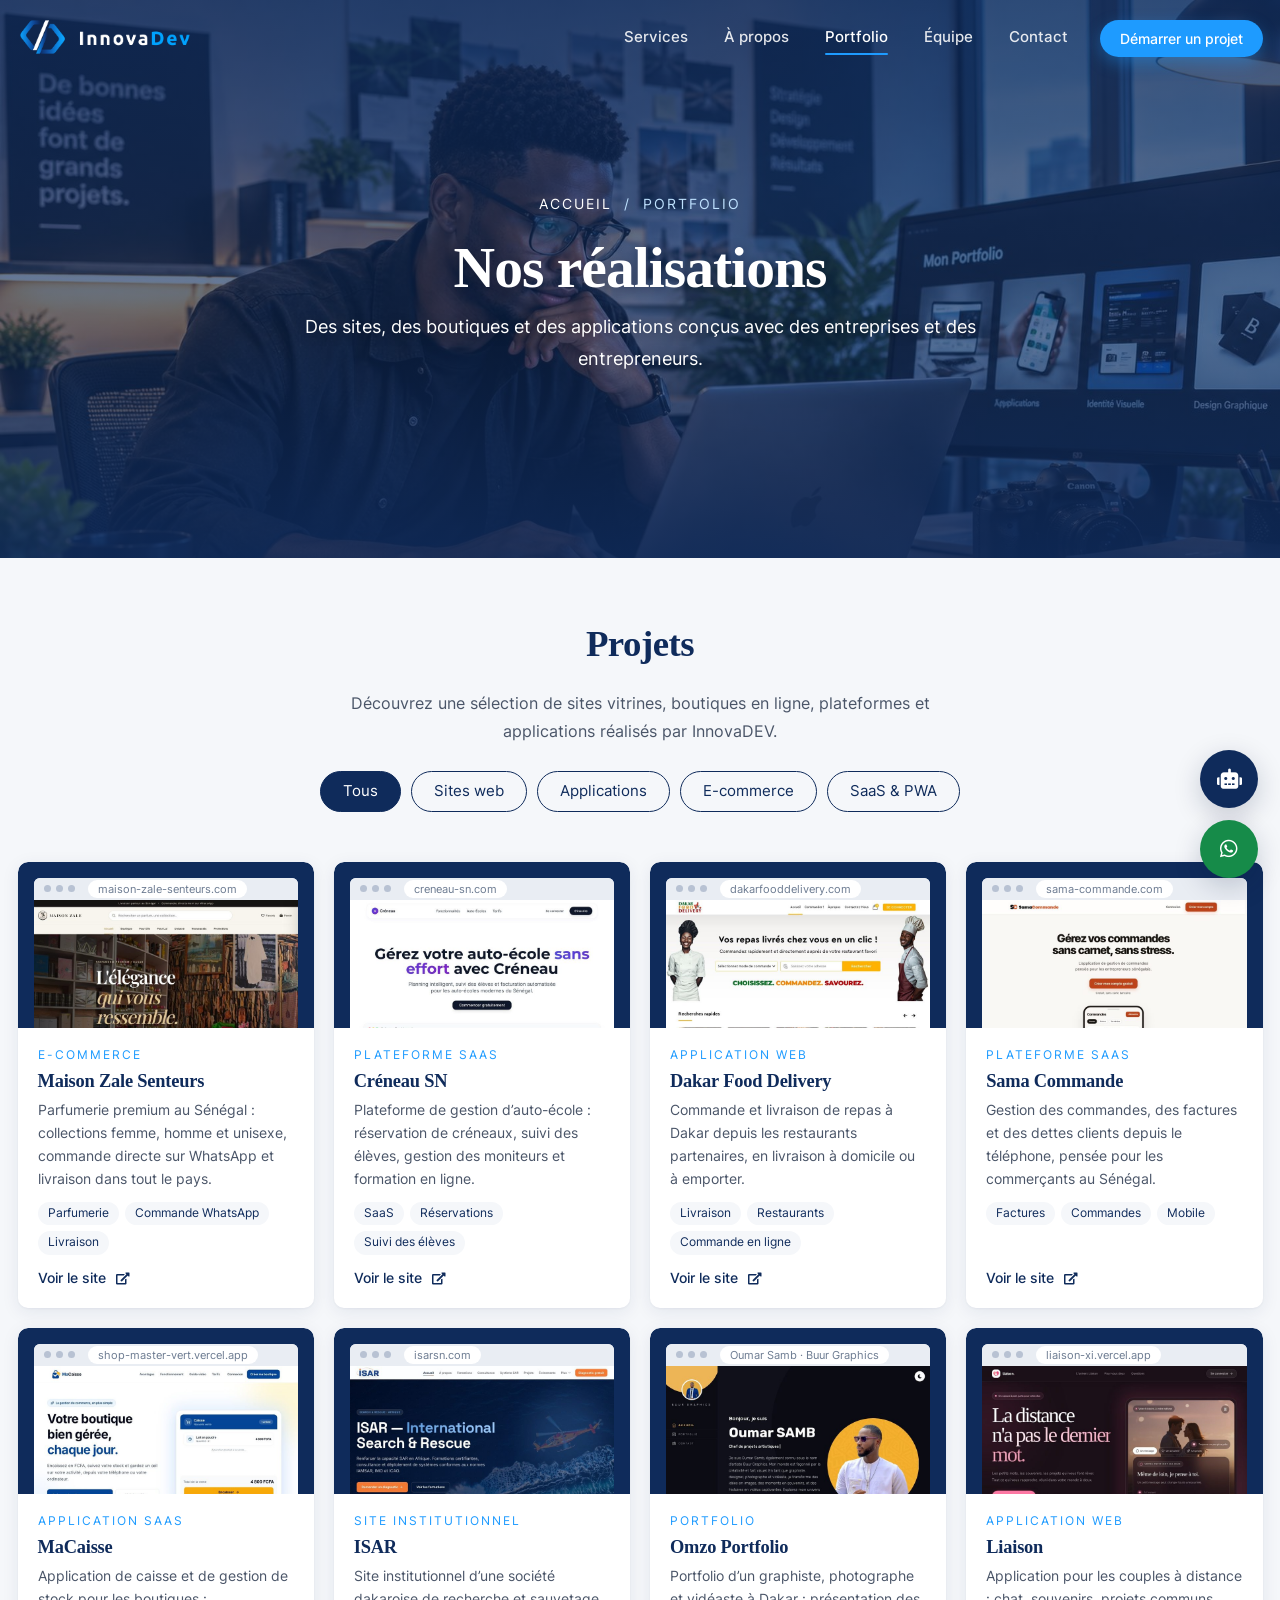
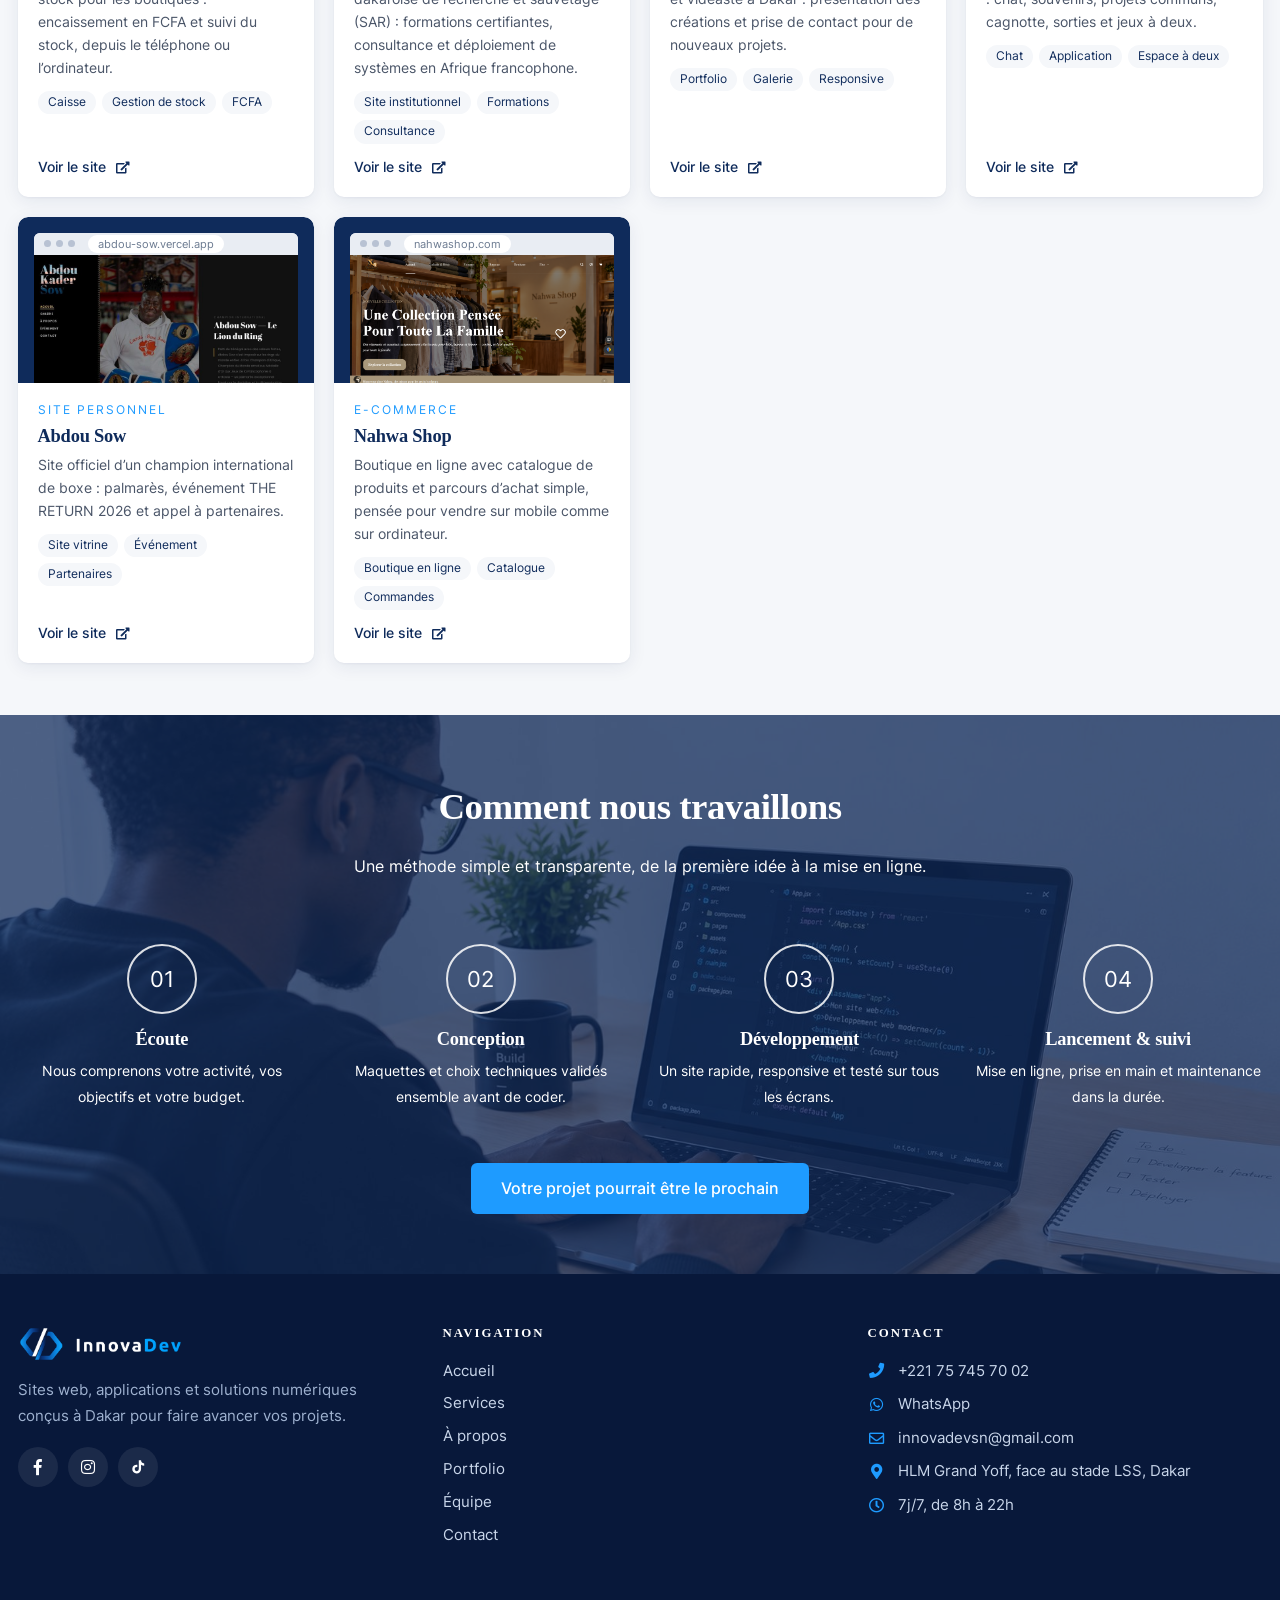
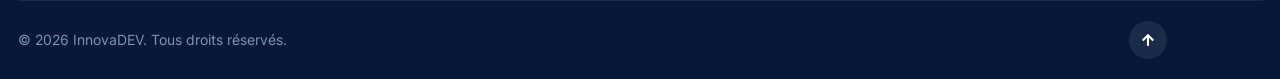
<file: portfolio.html>
<!DOCTYPE html>
<html lang="fr">
  <head>
    <meta charset="UTF-8" />
    <meta name="viewport" content="width=device-width, initial-scale=1.0" />
    <title>Portfolio — InnovaDEV</title>
    <meta name="description" content="Les réalisations d'InnovaDEV, agence de développement web à Dakar : sites web, applications, e-commerce, SaaS et PWA." />
    <meta name="theme-color" content="#0F2B5B" />
    <link rel="icon" type="image/png" href="img/favicon.png" />
    <link rel="stylesheet" href="fontawesome-5.5/css/all.min.css" />
    <link rel="stylesheet" href="css/bootstrap.min.css" />
    <link rel="stylesheet" href="css/innovadev.css" />
    <script>function tmImgFallback(i){i.className+=' is-broken';}</script>
  </head>
  <body id="top">
    <!-- ===================== HÉRO ===================== -->
    <section id="hero-portfolio" class="text-white tm-font-big tm-page-hero">
      <nav class="navbar navbar-expand-md tm-navbar" id="tmNav">
        <div class="container">
          <a href="index.html" class="navbar-brand" aria-label="InnovaDEV — accueil">
            <img src="img/logo-innovadev-blanc.png" alt="InnovaDEV" class="logo-blanc">
            <img src="img/logo-innovadev.png" alt="InnovaDEV" class="logo-couleur">
          </a>
          <button class="navbar-toggler" type="button" data-toggle="collapse" data-target="#navbarSupportedContent" aria-controls="navbarSupportedContent" aria-expanded="false" aria-label="Ouvrir le menu">
            <i class="fas fa-bars navbar-toggler-icon"></i>
          </button>
          <div class="collapse navbar-collapse" id="navbarSupportedContent">
            <ul class="navbar-nav ml-auto">
              <li class="nav-item"><a class="nav-link tm-nav-link" href="services.html">Services</a></li>
              <li class="nav-item"><a class="nav-link tm-nav-link" href="a-propos.html">À propos</a></li>
              <li class="nav-item"><a class="nav-link tm-nav-link current" href="portfolio.html">Portfolio</a></li>
              <li class="nav-item"><a class="nav-link tm-nav-link" href="equipe.html">Équipe</a></li>
              <li class="nav-item"><a class="nav-link tm-nav-link" href="contact.html">Contact</a></li>
              <li class="nav-item tm-nav-item-cta"><a class="tm-nav-cta" href="contact.html">Démarrer un projet</a></li>
            </ul>
          </div>
        </div>
      </nav>

      <div class="text-center tm-hero-text-container">
        <div class="tm-hero-text-container-inner">
          <p class="tm-breadcrumb"><a href="index.html">Accueil</a> &nbsp;/&nbsp; Portfolio</p>
          <h1 class="tm-hero-title">Nos réalisations</h1>
          <p class="tm-hero-subtitle">Des sites, des boutiques et des applications conçus avec des entreprises et des entrepreneurs.</p>
        </div>
      </div>
    </section>

    <!-- ===================== PROJETS ===================== -->
    <section id="projets" class="tm-section-pad-top" style="background: var(--fond);">
      <div class="container">
        <div class="row">
          <div class="col-12 text-center">
            <h2 class="tm-text-primary tm-section-title mb-4">Projets</h2>
            <p class="mx-auto tm-section-desc mb-3">Découvrez une sélection de sites vitrines, boutiques en ligne, plateformes et applications réalisés par InnovaDEV.</p>
          </div>
        </div>

        <div class="tm-filters" role="group" aria-label="Filtrer les projets">
          <button class="tm-filter active" data-filter="all" aria-pressed="true">Tous</button>
          <button class="tm-filter" data-filter="web" aria-pressed="false">Sites web</button>
          <button class="tm-filter" data-filter="app" aria-pressed="false">Applications</button>
          <button class="tm-filter" data-filter="shop" aria-pressed="false">E-commerce</button>
          <button class="tm-filter" data-filter="saas" aria-pressed="false">SaaS &amp; PWA</button>
        </div>

        <div class="row">
          <div class="col-md-6 col-lg-4 col-xl-3 tm-project-col" data-cat="shop">
            <article class="tm-project">
              <a class="tm-project-thumb tm-project-shot" href="https://maison-zale-senteurs.com/" target="_blank" rel="noopener" aria-label="Ouvrir le site Maison Zale Senteurs">
                <div class="tm-browser">
                  <div class="tm-browser-bar"><span></span><span></span><span></span><em>maison-zale-senteurs.com</em></div>
                  <img src="img/projets/maison-zale.jpg" alt="Capture d’écran du site Maison Zale Senteurs" loading="lazy" onerror="tmImgFallback(this)">
                  <div class="tm-shot-fallback">Maison Zale Senteurs</div>
                </div>
              </a>
              <div class="tm-project-body">
                <div class="tm-project-cat">E-commerce</div>
                <h3>Maison Zale Senteurs</h3>
                <p>Parfumerie premium au Sénégal : collections femme, homme et unisexe, commande directe sur WhatsApp et livraison dans tout le pays.</p>
                <div class="tm-techs"><span>Parfumerie</span><span>Commande WhatsApp</span><span>Livraison</span></div>
                <a href="https://maison-zale-senteurs.com/" target="_blank" rel="noopener" class="tm-project-link">Voir le site <i class="fas fa-external-link-alt"></i></a>
              </div>
            </article>
          </div>
          <div class="col-md-6 col-lg-4 col-xl-3 tm-project-col" data-cat="saas">
            <article class="tm-project">
              <a class="tm-project-thumb tm-project-shot" href="https://creneau-sn.com/" target="_blank" rel="noopener" aria-label="Ouvrir le site Créneau SN">
                <div class="tm-browser">
                  <div class="tm-browser-bar"><span></span><span></span><span></span><em>creneau-sn.com</em></div>
                  <img src="img/projets/creneau-sn.jpg" alt="Capture d’écran du site Créneau SN" loading="lazy" onerror="tmImgFallback(this)">
                  <div class="tm-shot-fallback">Créneau SN</div>
                </div>
              </a>
              <div class="tm-project-body">
                <div class="tm-project-cat">Plateforme SaaS</div>
                <h3>Créneau SN</h3>
                <p>Plateforme de gestion d’auto-école : réservation de créneaux, suivi des élèves, gestion des moniteurs et formation en ligne.</p>
                <div class="tm-techs"><span>SaaS</span><span>Réservations</span><span>Suivi des élèves</span></div>
                <a href="https://creneau-sn.com/" target="_blank" rel="noopener" class="tm-project-link">Voir le site <i class="fas fa-external-link-alt"></i></a>
              </div>
            </article>
          </div>
          <div class="col-md-6 col-lg-4 col-xl-3 tm-project-col" data-cat="app">
            <article class="tm-project">
              <a class="tm-project-thumb tm-project-shot" href="https://dakarfooddelivery.com/" target="_blank" rel="noopener" aria-label="Ouvrir le site Dakar Food Delivery">
                <div class="tm-browser">
                  <div class="tm-browser-bar"><span></span><span></span><span></span><em>dakarfooddelivery.com</em></div>
                  <img src="img/projets/dakar-food-delivery.jpg" alt="Capture d’écran du site Dakar Food Delivery" loading="lazy" onerror="tmImgFallback(this)">
                  <div class="tm-shot-fallback">Dakar Food Delivery</div>
                </div>
              </a>
              <div class="tm-project-body">
                <div class="tm-project-cat">Application web</div>
                <h3>Dakar Food Delivery</h3>
                <p>Commande et livraison de repas à Dakar depuis les restaurants partenaires, en livraison à domicile ou à emporter.</p>
                <div class="tm-techs"><span>Livraison</span><span>Restaurants</span><span>Commande en ligne</span></div>
                <a href="https://dakarfooddelivery.com/" target="_blank" rel="noopener" class="tm-project-link">Voir le site <i class="fas fa-external-link-alt"></i></a>
              </div>
            </article>
          </div>
          <div class="col-md-6 col-lg-4 col-xl-3 tm-project-col" data-cat="saas">
            <article class="tm-project">
              <a class="tm-project-thumb tm-project-shot" href="https://sama-commande.com/" target="_blank" rel="noopener" aria-label="Ouvrir le site Sama Commande">
                <div class="tm-browser">
                  <div class="tm-browser-bar"><span></span><span></span><span></span><em>sama-commande.com</em></div>
                  <img src="img/projets/sama-commande.jpg" alt="Capture d’écran du site Sama Commande" loading="lazy" onerror="tmImgFallback(this)">
                  <div class="tm-shot-fallback">Sama Commande</div>
                </div>
              </a>
              <div class="tm-project-body">
                <div class="tm-project-cat">Plateforme SaaS</div>
                <h3>Sama Commande</h3>
                <p>Gestion des commandes, des factures et des dettes clients depuis le téléphone, pensée pour les commerçants au Sénégal.</p>
                <div class="tm-techs"><span>Factures</span><span>Commandes</span><span>Mobile</span></div>
                <a href="https://sama-commande.com/" target="_blank" rel="noopener" class="tm-project-link">Voir le site <i class="fas fa-external-link-alt"></i></a>
              </div>
            </article>
          </div>
          <div class="col-md-6 col-lg-4 col-xl-3 tm-project-col" data-cat="saas">
            <article class="tm-project">
              <a class="tm-project-thumb tm-project-shot" href="https://shop-master-vert.vercel.app/" target="_blank" rel="noopener" aria-label="Ouvrir le site MaCaisse">
                <div class="tm-browser">
                  <div class="tm-browser-bar"><span></span><span></span><span></span><em>shop-master-vert.vercel.app</em></div>
                  <img src="img/projets/macaisse.jpg" alt="Capture d’écran du site MaCaisse" loading="lazy" onerror="tmImgFallback(this)">
                  <div class="tm-shot-fallback">MaCaisse</div>
                </div>
              </a>
              <div class="tm-project-body">
                <div class="tm-project-cat">Application SaaS</div>
                <h3>MaCaisse</h3>
                <p>Application de caisse et de gestion de stock pour les boutiques : encaissement en FCFA et suivi du stock, depuis le téléphone ou l’ordinateur.</p>
                <div class="tm-techs"><span>Caisse</span><span>Gestion de stock</span><span>FCFA</span></div>
                <a href="https://shop-master-vert.vercel.app/" target="_blank" rel="noopener" class="tm-project-link">Voir le site <i class="fas fa-external-link-alt"></i></a>
              </div>
            </article>
          </div>
          <div class="col-md-6 col-lg-4 col-xl-3 tm-project-col" data-cat="web">
            <article class="tm-project">
              <a class="tm-project-thumb tm-project-shot" href="https://isarsn.com/" target="_blank" rel="noopener" aria-label="Ouvrir le site ISAR">
                <div class="tm-browser">
                  <div class="tm-browser-bar"><span></span><span></span><span></span><em>isarsn.com</em></div>
                  <img src="img/projets/isar.jpg" alt="Capture d’écran du site ISAR" loading="lazy" onerror="tmImgFallback(this)">
                  <div class="tm-shot-fallback">ISAR</div>
                </div>
              </a>
              <div class="tm-project-body">
                <div class="tm-project-cat">Site institutionnel</div>
                <h3>ISAR</h3>
                <p>Site institutionnel d’une société dakaroise de recherche et sauvetage (SAR) : formations certifiantes, consultance et déploiement de systèmes en Afrique francophone.</p>
                <div class="tm-techs"><span>Site institutionnel</span><span>Formations</span><span>Consultance</span></div>
                <a href="https://isarsn.com/" target="_blank" rel="noopener" class="tm-project-link">Voir le site <i class="fas fa-external-link-alt"></i></a>
              </div>
            </article>
          </div>
          <div class="col-md-6 col-lg-4 col-xl-3 tm-project-col" data-cat="web">
            <article class="tm-project">
              <a class="tm-project-thumb tm-project-shot" href="https://omzo-portfolio-online-git-master-amepros-projects.vercel.app/" target="_blank" rel="noopener" aria-label="Ouvrir le site Omzo Portfolio">
                <div class="tm-browser">
                  <div class="tm-browser-bar"><span></span><span></span><span></span><em>Oumar Samb · Buur Graphics</em></div>
                  <img src="img/projets/omzo-portfolio.jpg" alt="Capture d’écran du site Omzo Portfolio" loading="lazy" onerror="tmImgFallback(this)">
                  <div class="tm-shot-fallback">Omzo Portfolio</div>
                </div>
              </a>
              <div class="tm-project-body">
                <div class="tm-project-cat">Portfolio</div>
                <h3>Omzo Portfolio</h3>
                <p>Portfolio d’un graphiste, photographe et vidéaste à Dakar : présentation des créations et prise de contact pour de nouveaux projets.</p>
                <div class="tm-techs"><span>Portfolio</span><span>Galerie</span><span>Responsive</span></div>
                <a href="https://omzo-portfolio-online-git-master-amepros-projects.vercel.app/" target="_blank" rel="noopener" class="tm-project-link">Voir le site <i class="fas fa-external-link-alt"></i></a>
              </div>
            </article>
          </div>
          <div class="col-md-6 col-lg-4 col-xl-3 tm-project-col" data-cat="app">
            <article class="tm-project">
              <a class="tm-project-thumb tm-project-shot" href="https://liaison-xi.vercel.app" target="_blank" rel="noopener" aria-label="Ouvrir le site Liaison">
                <div class="tm-browser">
                  <div class="tm-browser-bar"><span></span><span></span><span></span><em>liaison-xi.vercel.app</em></div>
                  <img src="img/projets/liaison.jpg" alt="Capture d’écran du site Liaison" loading="lazy" onerror="tmImgFallback(this)">
                  <div class="tm-shot-fallback">Liaison</div>
                </div>
              </a>
              <div class="tm-project-body">
                <div class="tm-project-cat">Application web</div>
                <h3>Liaison</h3>
                <p>Application pour les couples à distance : chat, souvenirs, projets communs, cagnotte, sorties et jeux à deux.</p>
                <div class="tm-techs"><span>Chat</span><span>Application</span><span>Espace à deux</span></div>
                <a href="https://liaison-xi.vercel.app" target="_blank" rel="noopener" class="tm-project-link">Voir le site <i class="fas fa-external-link-alt"></i></a>
              </div>
            </article>
          </div>
          <div class="col-md-6 col-lg-4 col-xl-3 tm-project-col" data-cat="web">
            <article class="tm-project">
              <a class="tm-project-thumb tm-project-shot" href="https://abdou-sow.vercel.app/" target="_blank" rel="noopener" aria-label="Ouvrir le site Abdou Sow">
                <div class="tm-browser">
                  <div class="tm-browser-bar"><span></span><span></span><span></span><em>abdou-sow.vercel.app</em></div>
                  <img src="img/projets/abdou-sow.jpg" alt="Capture d’écran du site Abdou Sow" loading="lazy" onerror="tmImgFallback(this)">
                  <div class="tm-shot-fallback">Abdou Sow</div>
                </div>
              </a>
              <div class="tm-project-body">
                <div class="tm-project-cat">Site personnel</div>
                <h3>Abdou Sow</h3>
                <p>Site officiel d’un champion international de boxe : palmarès, événement THE RETURN 2026 et appel à partenaires.</p>
                <div class="tm-techs"><span>Site vitrine</span><span>Événement</span><span>Partenaires</span></div>
                <a href="https://abdou-sow.vercel.app/" target="_blank" rel="noopener" class="tm-project-link">Voir le site <i class="fas fa-external-link-alt"></i></a>
              </div>
            </article>
          </div>
          <div class="col-md-6 col-lg-4 col-xl-3 tm-project-col" data-cat="shop">
            <article class="tm-project">
              <div class="tm-project-thumb tm-project-shot">
                <div class="tm-browser">
                  <div class="tm-browser-bar"><span></span><span></span><span></span><em>nahwashop.com</em></div>
                   <img src="img/projets/nahwa.png  " alt="Capture d’écran du site Abdou Sow" loading="lazy" onerror="tmImgFallback(this)">
                  <div class="tm-shot-fallback">Nahwa Shop</div>
                </div>
              </div>
              <div class="tm-project-body">
                <div class="tm-project-cat">E-commerce</div>
                <h3>Nahwa Shop</h3>
                <p>Boutique en ligne avec catalogue de produits et parcours d’achat simple, pensée pour vendre sur mobile comme sur ordinateur.</p>
                <div class="tm-techs"><span>Boutique en ligne</span><span>Catalogue</span><span>Commandes</span></div>
                <a href="https://nahwashop.com/" target="_blank" rel="noopener" class="tm-project-link">Voir le site <i class="fas fa-external-link-alt"></i></a>
              </div>
            </article>
          </div>
        </div>
      </div>
    </section>

    <!-- ===================== PROCESSUS ===================== -->
    <section class="tm-band bg-code">
      <div class="container">
        <div class="row">
          <div class="col-12 text-center mb-5">
            <h2 class="tm-section-title mb-4">Comment nous travaillons</h2>
            <p class="mx-auto tm-section-desc">Une méthode simple et transparente, de la première idée à la mise en ligne.</p>
          </div>
          <div class="col-sm-6 col-lg-3 tm-step"><div class="tm-step-num">01</div><h3>Écoute</h3><p>Nous comprenons votre activité, vos objectifs et votre budget.</p></div>
          <div class="col-sm-6 col-lg-3 tm-step"><div class="tm-step-num">02</div><h3>Conception</h3><p>Maquettes et choix techniques validés ensemble avant de coder.</p></div>
          <div class="col-sm-6 col-lg-3 tm-step"><div class="tm-step-num">03</div><h3>Développement</h3><p>Un site rapide, responsive et testé sur tous les écrans.</p></div>
          <div class="col-sm-6 col-lg-3 tm-step"><div class="tm-step-num">04</div><h3>Lancement &amp; suivi</h3><p>Mise en ligne, prise en main et maintenance dans la durée.</p></div>
          <div class="col-12 text-center mt-4">
            <a href="contact.html" class="tm-btn-primary" style="background:var(--accent)">Votre projet pourrait être le prochain</a>
          </div>
        </div>
      </div>
      <div class="tm-bg-overlay"></div>
    </section>

    <!-- ===================== PIED DE PAGE ===================== -->
    <footer class="tm-site-footer">
      <div class="container">
        <div class="row">
          <div class="col-lg-4 col-md-6 mb-4">
            <a href="index.html"><img src="img/logo-innovadev-blanc.png" alt="InnovaDEV" class="tm-footer-logo"></a>
            <p class="tm-footer-text">Sites web, applications et solutions numériques conçus à Dakar pour faire avancer vos projets.</p>
            <div class="tm-social-links">
              <a href="https://www.facebook.com/share/1DT9iAg8kE/" target="_blank" rel="noopener" data-social="facebook" aria-label="Facebook d’InnovaDEV"><i class="fab fa-facebook-f"></i></a>
              <a href="https://www.instagram.com/innovadev_sn" target="_blank" rel="noopener" data-social="instagram" aria-label="Instagram d’InnovaDEV (@innovadev_sn)"><i class="fab fa-instagram"></i></a>
              <a href="https://www.tiktok.com/@innovadev_sn" target="_blank" rel="noopener" data-social="tiktok" aria-label="TikTok d’InnovaDEV (@innovadev_sn)"><svg viewBox="0 0 24 24" width="16" height="16" aria-hidden="true" fill="currentColor"><path d="M16.6 2h-3.4v13.1a3.1 3.1 0 1 1-3.1-3.1c.3 0 .6 0 .9.1V8.6a6.6 6.6 0 1 0 5.6 6.5V8.5a8 8 0 0 0 4.7 1.5V6.6a4.7 4.7 0 0 1-4.7-4.6z"/></svg></a>
            </div>
          </div>
          <div class="col-lg-4 col-md-6 mb-4">
            <h4 class="tm-footer-title">Navigation</h4>
            <ul class="tm-footer-links">
              <li><a href="index.html">Accueil</a></li>
              <li><a href="services.html">Services</a></li>
              <li><a href="a-propos.html">À propos</a></li>
              <li><a href="portfolio.html">Portfolio</a></li>
              <li><a href="equipe.html">Équipe</a></li>
              <li><a href="contact.html">Contact</a></li>
            </ul>
          </div>
          <div class="col-lg-4 col-md-12 mb-4">
            <h4 class="tm-footer-title">Contact</h4>
            <ul class="tm-footer-contact">
              <li><a href="tel:+221757457002"><i class="fas fa-phone"></i>+221 75 745 70 02</a></li>
              <li><a href="https://wa.me/221757457002" target="_blank" rel="noopener"><i class="fab fa-whatsapp"></i>WhatsApp</a></li>
              <li><a href="mailto:innovadevsn@gmail.com"><i class="far fa-envelope"></i>innovadevsn@gmail.com</a></li>
              <li><a href="https://www.google.com/maps/search/?api=1&query=HLM+Grand+Yoff%2C+Dakar%2C+S%C3%A9n%C3%A9gal" target="_blank" rel="noopener"><i class="fas fa-map-marker-alt"></i>HLM Grand Yoff, face au stade LSS, Dakar</a></li>
              <li><span class="tm-footer-hours"><i class="far fa-clock"></i>7j/7, de 8h à 22h</span></li>
            </ul>
          </div>
        </div>
        <div class="tm-footer-bottom">
          <span>&copy; <span id="year">2026</span> InnovaDEV. Tous droits réservés.</span>
          <a href="#top" class="tm-back-top" aria-label="Revenir en haut"><i class="fas fa-arrow-up"></i></a>
        </div>
      </div>
    </footer>

    <script src="js/jquery-1.9.1.min.js"></script>
    <script src="js/easing.min.js"></script>
    <script src="js/bootstrap.min.js"></script>
    <script src="js/pages.js"></script>
    <script src="js/contact-widgets.js"></script>
  </body>
</html>
</file>
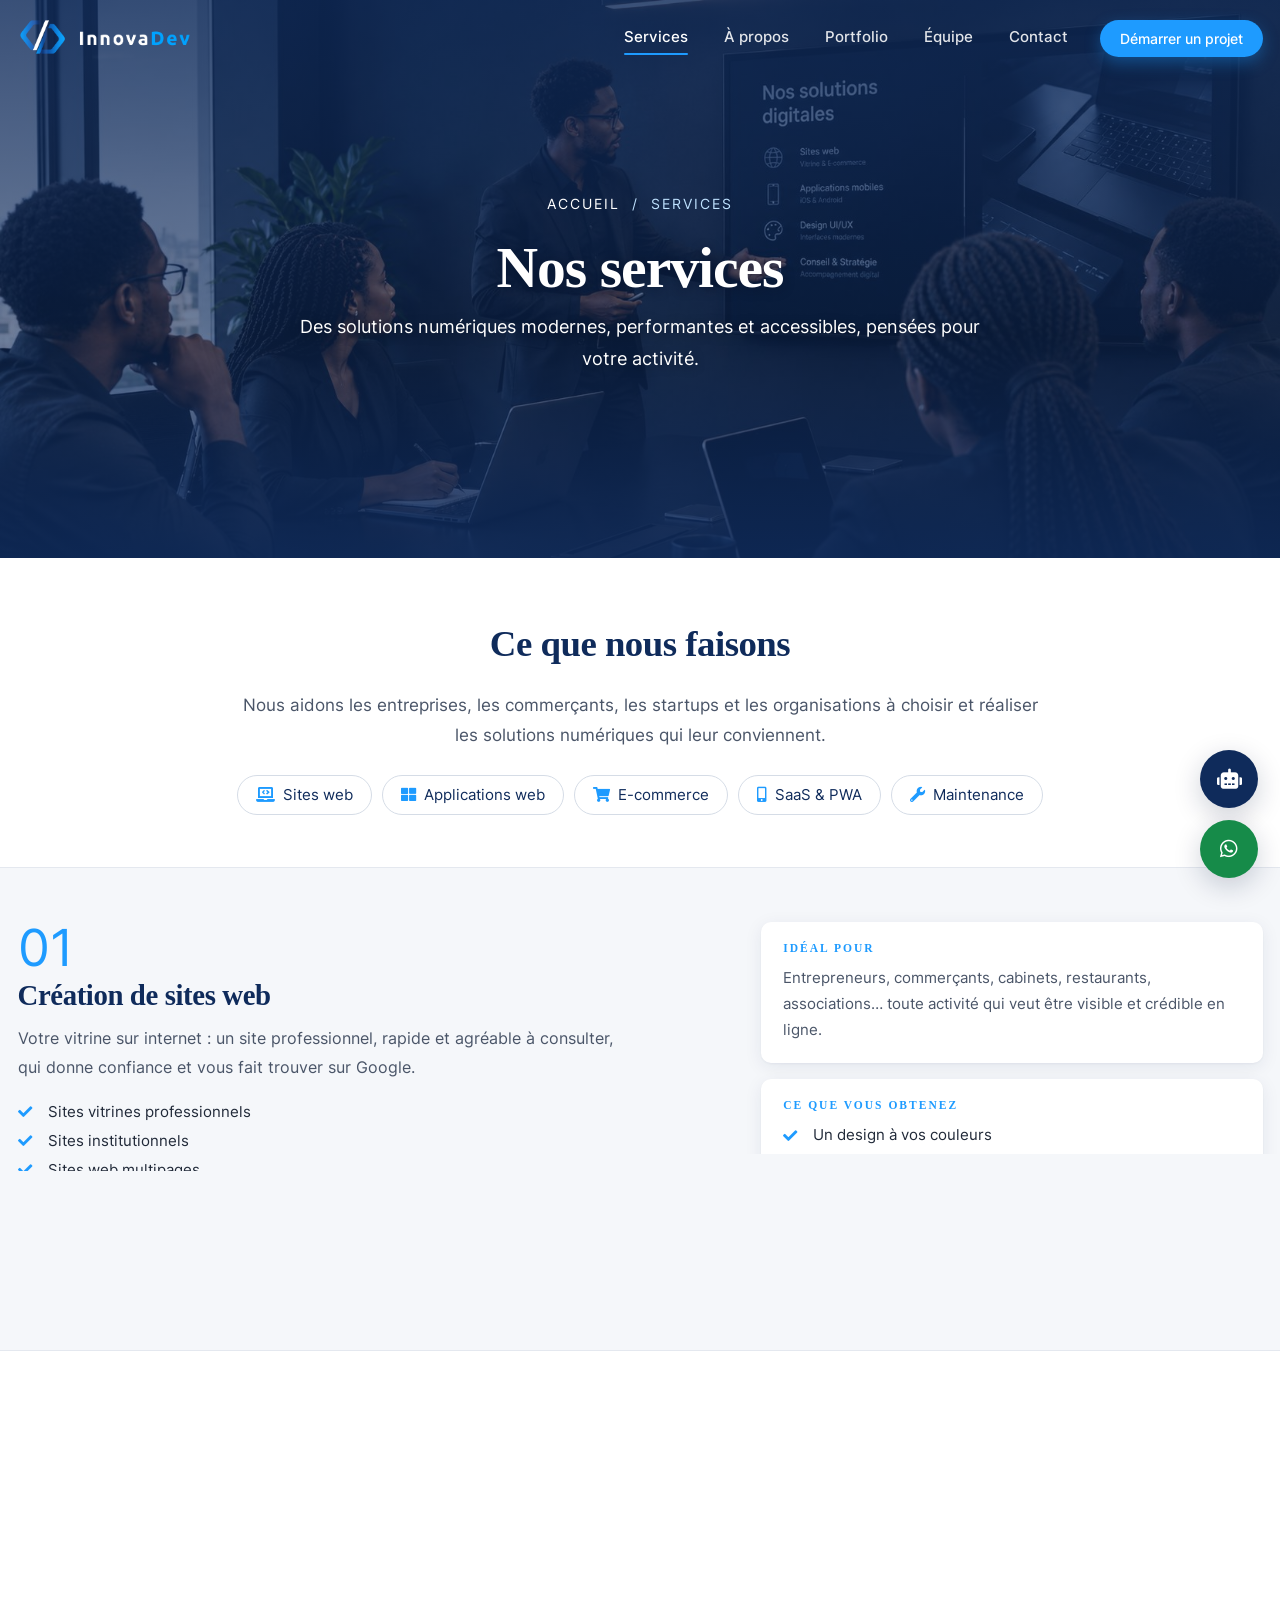
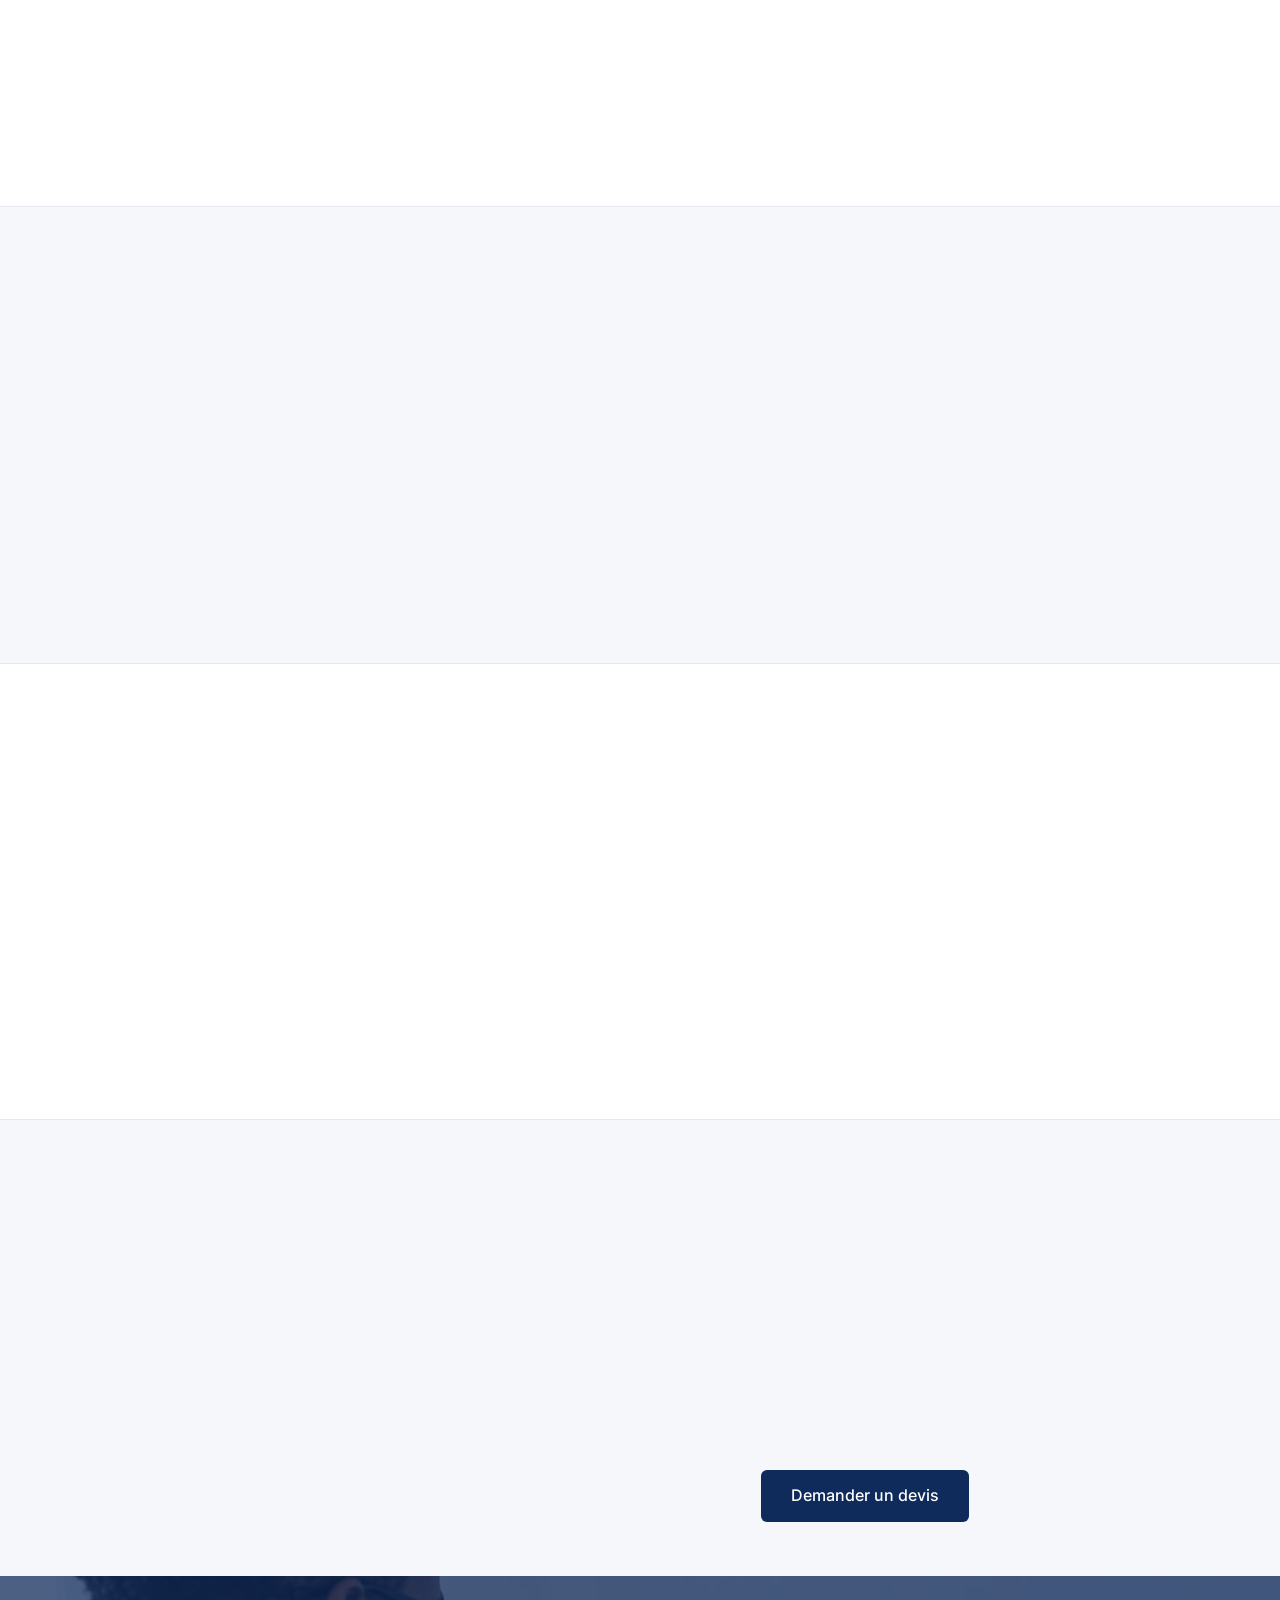
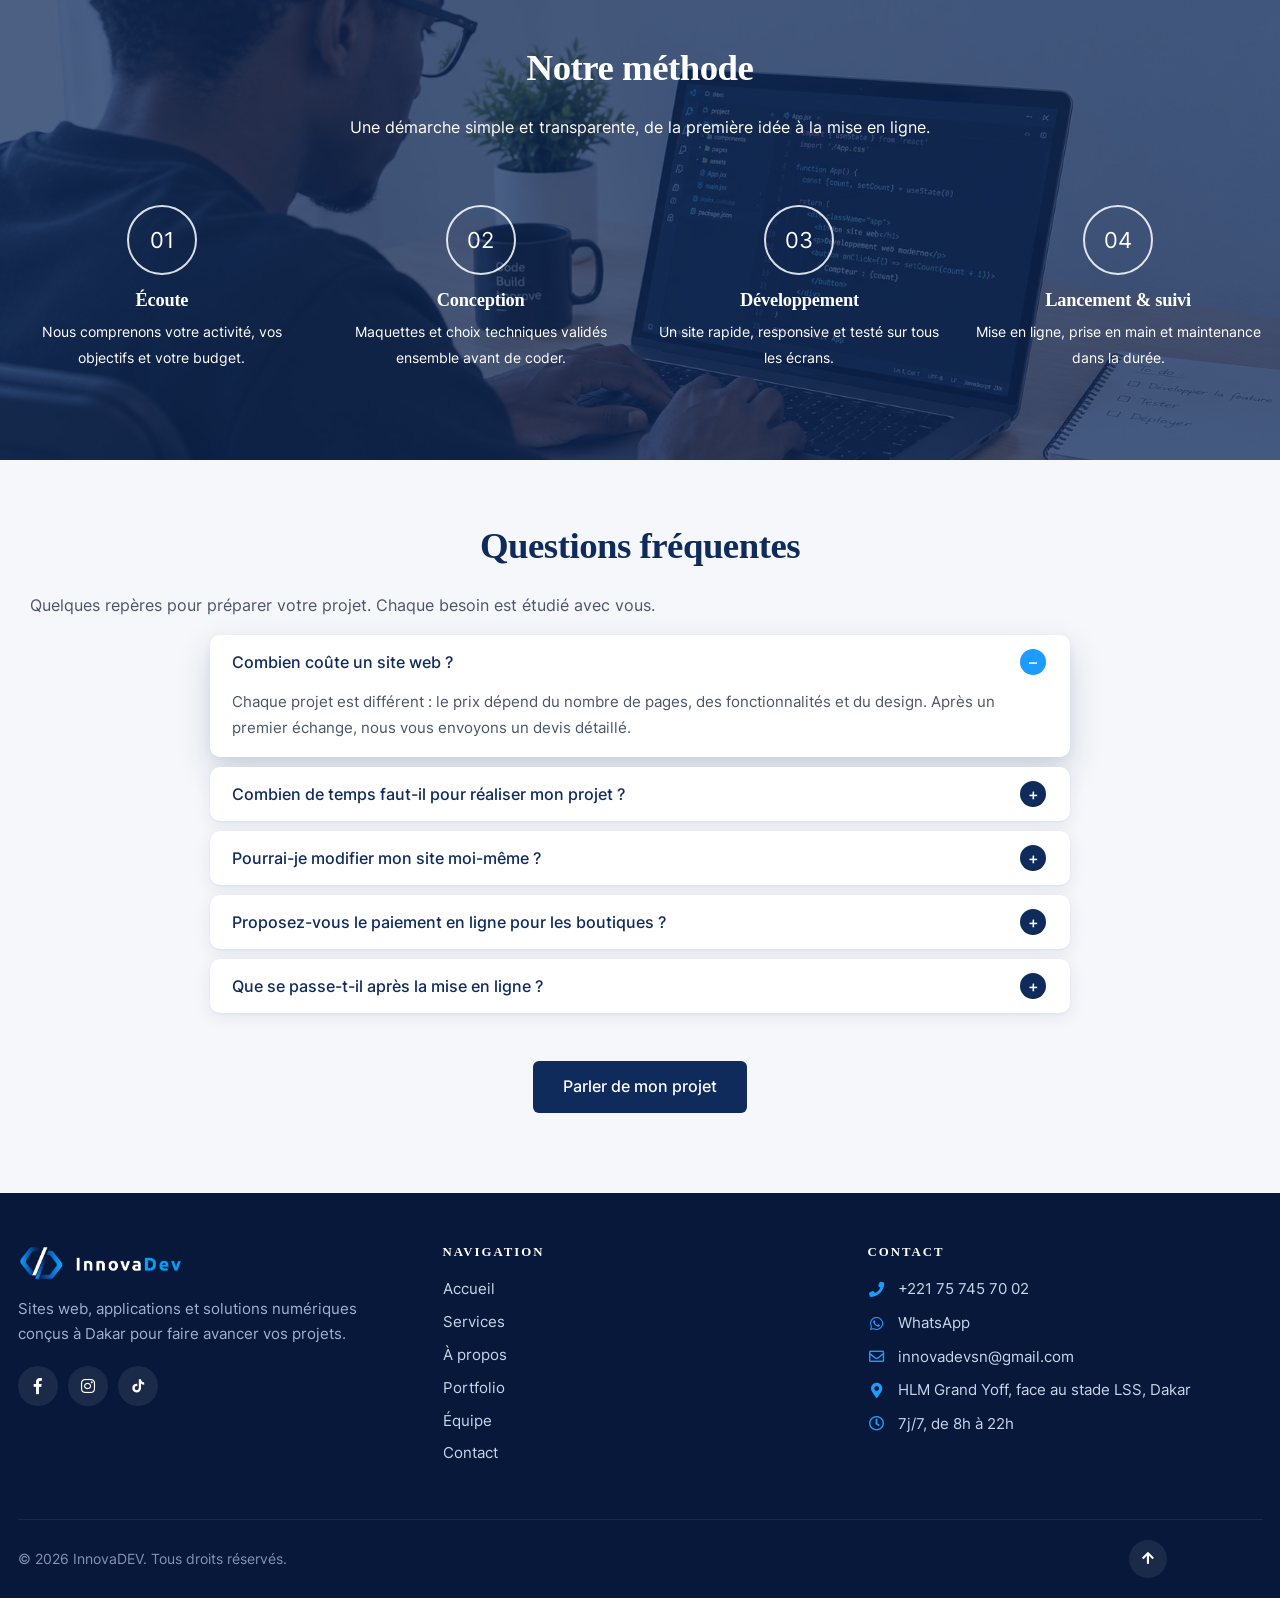
<file: services.html>
<!DOCTYPE html>
<html lang="fr">
  <head>
    <meta charset="UTF-8" />
    <meta name="viewport" content="width=device-width, initial-scale=1.0" />
    <title>Services — InnovaDEV</title>
    <meta name="description" content="Création de sites web, applications web, e-commerce, solutions SaaS et PWA, maintenance : les services d'InnovaDEV à Dakar." />
    <meta name="theme-color" content="#0F2B5B" />
    <link rel="icon" type="image/png" href="img/favicon.png" />
    <link rel="stylesheet" href="fontawesome-5.5/css/all.min.css" />
    <link rel="stylesheet" href="css/bootstrap.min.css" />
    <link rel="stylesheet" href="css/innovadev.css" />
  </head>
  <body id="top">
    <!-- ===================== HÉRO ===================== -->
    <section id="hero-services" class="text-white tm-font-big tm-page-hero">
      <nav class="navbar navbar-expand-md tm-navbar" id="tmNav">
        <div class="container">
          <a href="index.html" class="navbar-brand" aria-label="InnovaDEV — accueil">
            <img src="img/logo-innovadev-blanc.png" alt="InnovaDEV" class="logo-blanc">
            <img src="img/logo-innovadev.png" alt="InnovaDEV" class="logo-couleur">
          </a>
          <button class="navbar-toggler" type="button" data-toggle="collapse" data-target="#navbarSupportedContent" aria-controls="navbarSupportedContent" aria-expanded="false" aria-label="Ouvrir le menu">
            <i class="fas fa-bars navbar-toggler-icon"></i>
          </button>
          <div class="collapse navbar-collapse" id="navbarSupportedContent">
            <ul class="navbar-nav ml-auto">
              <li class="nav-item"><a class="nav-link tm-nav-link current" href="services.html">Services</a></li>
              <li class="nav-item"><a class="nav-link tm-nav-link" href="a-propos.html">À propos</a></li>
              <li class="nav-item"><a class="nav-link tm-nav-link" href="portfolio.html">Portfolio</a></li>
              <li class="nav-item"><a class="nav-link tm-nav-link" href="equipe.html">Équipe</a></li>
              <li class="nav-item"><a class="nav-link tm-nav-link" href="contact.html">Contact</a></li>
              <li class="nav-item tm-nav-item-cta"><a class="tm-nav-cta" href="contact.html">Démarrer un projet</a></li>
            </ul>
          </div>
        </div>
      </nav>

      <div class="text-center tm-hero-text-container">
        <div class="tm-hero-text-container-inner">
          <p class="tm-breadcrumb"><a href="index.html">Accueil</a> &nbsp;/&nbsp; Services</p>
          <h1 class="tm-hero-title">Nos services</h1>
          <p class="tm-hero-subtitle">Des solutions numériques modernes, performantes et accessibles, pensées pour votre activité.</p>
        </div>
      </div>
    </section>

    <!-- ===================== INTRO ===================== -->
    <section class="tm-section-pad-top">
      <div class="container">
        <div class="row">
          <div class="col-12 text-center">
            <h2 class="tm-text-primary tm-section-title mb-4">Ce que nous faisons</h2>
            <p class="mx-auto tm-intro-text mb-4" style="max-width: 820px;">Nous aidons les entreprises, les commerçants, les startups et les organisations à choisir et réaliser les solutions numériques qui leur conviennent.</p>
            <div class="tm-chips">
              <a class="tm-chip" href="#sites-web"><i class="fas fa-laptop-code"></i> Sites web</a>
              <a class="tm-chip" href="#applications"><i class="fas fa-th-large"></i> Applications web</a>
              <a class="tm-chip" href="#ecommerce"><i class="fas fa-shopping-cart"></i> E-commerce</a>
              <a class="tm-chip" href="#saas-pwa"><i class="fas fa-mobile-alt"></i> SaaS &amp; PWA</a>
              <a class="tm-chip" href="#maintenance"><i class="fas fa-wrench"></i> Maintenance</a>
            </div>
          </div>
        </div>
      </div>
    </section>

    <!-- 01 -->
    <section id="sites-web" class="tm-service tm-bg-light">
      <div class="container">
        <div class="row">
          <div class="col-lg-6">
            <div class="tm-service-num">01</div>
            <h2>Création de sites web</h2>
            <p class="lead-text">Votre vitrine sur internet&nbsp;: un site professionnel, rapide et agréable à consulter, qui donne confiance et vous fait trouver sur Google.</p>
            <ul class="tm-check mb-4">
              <li>Sites vitrines professionnels</li>
              <li>Sites institutionnels</li>
              <li>Sites web multipages</li>
              <li>Refonte de sites existants</li>
              <li>Design responsive (mobile, tablette, ordinateur)</li>
              <li>Optimisation technique pour le référencement naturel</li>
            </ul>
          </div>
          <div class="col-lg-5 offset-lg-1">
            <div class="tm-box">
              <h3>Idéal pour</h3>
              <p>Entrepreneurs, commerçants, cabinets, restaurants, associations… toute activité qui veut être visible et crédible en ligne.</p>
            </div>
            <div class="tm-box">
              <h3>Ce que vous obtenez</h3>
              <ul class="tm-check">
                <li>Un design à vos couleurs</li>
                <li>Un formulaire de contact et un lien WhatsApp</li>
                <li>Un site prêt à être référencé</li>
              </ul>
            </div>
            <a href="contact.html" class="tm-btn-primary">Demander un devis</a>
          </div>
        </div>
      </div>
    </section>

    <!-- 02 -->
    <section id="applications" class="tm-service">
      <div class="container">
        <div class="row">
          <div class="col-lg-6">
            <div class="tm-service-num">02</div>
            <h2>Développement d’applications web</h2>
            <p class="lead-text">Des outils sur mesure pour organiser votre activité, suivre vos chiffres et faire gagner du temps à votre équipe.</p>
            <ul class="tm-check mb-4">
              <li>Applications métier</li>
              <li>Tableaux de bord</li>
              <li>Interfaces d’administration</li>
              <li>Systèmes de gestion</li>
              <li>Outils numériques personnalisés</li>
            </ul>
          </div>
          <div class="col-lg-5 offset-lg-1">
            <div class="tm-box">
              <h3>Idéal pour</h3>
              <p>PME et organisations qui gèrent encore leurs stocks, clients ou ventes sur papier ou sur des fichiers dispersés.</p>
            </div>
            <div class="tm-box">
              <h3>Ce que vous obtenez</h3>
              <ul class="tm-check">
                <li>Un outil adapté à vos méthodes de travail</li>
                <li>Des accès sécurisés pour votre équipe</li>
                <li>Des données centralisées et accessibles</li>
              </ul>
            </div>
            <a href="contact.html" class="tm-btn-primary">Demander un devis</a>
          </div>
        </div>
      </div>
    </section>

    <!-- 03 -->
    <section id="ecommerce" class="tm-service tm-bg-light">
      <div class="container">
        <div class="row">
          <div class="col-lg-6">
            <div class="tm-service-num">03</div>
            <h2>E-commerce</h2>
            <p class="lead-text">Vendez vos produits en ligne, 24h/24, avec une boutique simple à gérer et un parcours d’achat fluide pour vos clients.</p>
            <ul class="tm-check mb-4">
              <li>Boutiques en ligne</li>
              <li>Catalogues de produits</li>
              <li>Gestion des produits et des commandes</li>
              <li>Parcours d’achat</li>
              <li>Intégration de solutions de paiement adaptées</li>
            </ul>
          </div>
          <div class="col-lg-5 offset-lg-1">
            <div class="tm-box">
              <h3>Idéal pour</h3>
              <p>Commerçants et marques qui veulent vendre au-delà de leur boutique physique ou des réseaux sociaux.</p>
            </div>
            <div class="tm-box">
              <h3>Ce que vous obtenez</h3>
              <ul class="tm-check">
                <li>Une boutique que vous mettez à jour vous-même</li>
                <li>Le suivi de vos commandes</li>
                <li>Des moyens de paiement adaptés à vos clients</li>
              </ul>
            </div>
            <a href="contact.html" class="tm-btn-primary">Demander un devis</a>
          </div>
        </div>
      </div>
    </section>

    <!-- 04 -->
    <section id="saas-pwa" class="tm-service">
      <div class="container">
        <div class="row">
          <div class="col-lg-6">
            <div class="tm-service-num">04</div>
            <h2>Solutions SaaS &amp; PWA</h2>
            <p class="lead-text">Des plateformes en ligne et des applications web progressives, installables sur smartphone et utilisables sur ordinateur.</p>
            <ul class="tm-check mb-4">
              <li>Plateformes numériques</li>
              <li>Applications web progressives (PWA)</li>
              <li>Outils de gestion et de productivité</li>
              <li>Applications adaptées aux smartphones et aux ordinateurs</li>
              <li>Solutions personnalisées pour les entreprises</li>
            </ul>
          </div>
          <div class="col-lg-5 offset-lg-1">
            <div class="tm-box">
              <h3>Idéal pour</h3>
              <p>Startups et entreprises qui veulent lancer un service en ligne ou une application sans passer par les stores.</p>
            </div>
            <div class="tm-box">
              <h3>Ce que vous obtenez</h3>
              <ul class="tm-check">
                <li>Une seule application pour mobile et ordinateur</li>
                <li>Une base solide, prête à évoluer</li>
                <li>Un accompagnement du concept au lancement</li>
              </ul>
            </div>
            <a href="contact.html" class="tm-btn-primary">Demander un devis</a>
          </div>
        </div>
      </div>
    </section>

    <!-- 05 -->
    <section id="maintenance" class="tm-service tm-bg-light">
      <div class="container">
        <div class="row">
          <div class="col-lg-6">
            <div class="tm-service-num">05</div>
            <h2>Maintenance &amp; amélioration</h2>
            <p class="lead-text">Votre site existe déjà&nbsp;? Nous le gardons fiable, rapide et à jour, et nous le faisons évoluer avec votre activité.</p>
            <ul class="tm-check mb-4">
              <li>Correction de bugs</li>
              <li>Optimisation des performances</li>
              <li>Amélioration de l’expérience utilisateur</li>
              <li>Ajout de fonctionnalités</li>
              <li>Maintenance et évolution de sites web existants</li>
            </ul>
          </div>
          <div class="col-lg-5 offset-lg-1">
            <div class="tm-box">
              <h3>Idéal pour</h3>
              <p>Toute structure dont le site est lent, ancien, mal affiché sur mobile ou qui a besoin de nouvelles fonctionnalités.</p>
            </div>
            <div class="tm-box">
              <h3>Ce que vous obtenez</h3>
              <ul class="tm-check">
                <li>Un site plus rapide et plus sûr</li>
                <li>Un interlocuteur disponible</li>
                <li>Des améliorations régulières</li>
              </ul>
            </div>
            <a href="contact.html" class="tm-btn-primary">Demander un devis</a>
          </div>
        </div>
      </div>
    </section>

    <!-- ===================== PROCESSUS ===================== -->
    <section class="tm-band bg-code">
      <div class="container">
        <div class="row">
          <div class="col-12 text-center mb-5">
            <h2 class="tm-section-title mb-4">Notre méthode</h2>
            <p class="mx-auto tm-section-desc">Une démarche simple et transparente, de la première idée à la mise en ligne.</p>
          </div>
          <div class="col-sm-6 col-lg-3 tm-step"><div class="tm-step-num">01</div><h3>Écoute</h3><p>Nous comprenons votre activité, vos objectifs et votre budget.</p></div>
          <div class="col-sm-6 col-lg-3 tm-step"><div class="tm-step-num">02</div><h3>Conception</h3><p>Maquettes et choix techniques validés ensemble avant de coder.</p></div>
          <div class="col-sm-6 col-lg-3 tm-step"><div class="tm-step-num">03</div><h3>Développement</h3><p>Un site rapide, responsive et testé sur tous les écrans.</p></div>
          <div class="col-sm-6 col-lg-3 tm-step"><div class="tm-step-num">04</div><h3>Lancement &amp; suivi</h3><p>Mise en ligne, prise en main et maintenance dans la durée.</p></div>
        </div>
      </div>
      <div class="tm-bg-overlay"></div>
    </section>

    <!-- ===================== FAQ ===================== -->
    <section class="tm-section-pad-top tm-bg-light" style="padding-bottom: 80px;">
      <div class="container">
        <div class="row">
          <div class="col-12 text-center">
            <h2 class="tm-text-primary tm-section-title mb-4">Questions fréquentes</h2>
            <p class="tm-section-desc">Quelques repères pour préparer votre projet. Chaque besoin est étudié avec vous.</p>
          </div>
        </div>
        <div class="tm-faq">
          <details open>
            <summary>Combien coûte un site web&nbsp;?</summary>
            <p>Chaque projet est différent&nbsp;: le prix dépend du nombre de pages, des fonctionnalités et du design. Après un premier échange, nous vous envoyons un devis détaillé.</p>
          </details>
          <details>
            <summary>Combien de temps faut-il pour réaliser mon projet&nbsp;?</summary>
            <p>Le délai dépend de la taille du projet. Un planning précis vous est communiqué avec le devis, puis nous vous tenons informé à chaque étape.</p>
          </details>
          <details>
            <summary>Pourrai-je modifier mon site moi-même&nbsp;?</summary>
            <p>Oui, si vous le souhaitez&nbsp;: nous pouvons prévoir une interface d’administration simple pour mettre à jour vos textes, images ou produits, et vous former à son utilisation.</p>
          </details>
          <details>
            <summary>Proposez-vous le paiement en ligne pour les boutiques&nbsp;?</summary>
            <p>Oui, nous intégrons des solutions de paiement adaptées à votre activité et à vos clients.</p>
          </details>
          <details>
            <summary>Que se passe-t-il après la mise en ligne&nbsp;?</summary>
            <p>Nous restons disponibles pour la maintenance, les corrections et les évolutions de votre site ou de votre application.</p>
          </details>
        </div>
        <div class="text-center mt-5">
          <a href="contact.html" class="tm-btn-primary">Parler de mon projet</a>
        </div>
      </div>
    </section>

    <!-- ===================== PIED DE PAGE ===================== -->
    <footer class="tm-site-footer">
      <div class="container">
        <div class="row">
          <div class="col-lg-4 col-md-6 mb-4">
            <a href="index.html"><img src="img/logo-innovadev-blanc.png" alt="InnovaDEV" class="tm-footer-logo"></a>
            <p class="tm-footer-text">Sites web, applications et solutions numériques conçus à Dakar pour faire avancer vos projets.</p>
            <div class="tm-social-links">
              <a href="https://www.facebook.com/share/1DT9iAg8kE/" target="_blank" rel="noopener" data-social="facebook" aria-label="Facebook d’InnovaDEV"><i class="fab fa-facebook-f"></i></a>
              <a href="https://www.instagram.com/innovadev_sn" target="_blank" rel="noopener" data-social="instagram" aria-label="Instagram d’InnovaDEV (@innovadev_sn)"><i class="fab fa-instagram"></i></a>
              <a href="https://www.tiktok.com/@innovadev_sn" target="_blank" rel="noopener" data-social="tiktok" aria-label="TikTok d’InnovaDEV (@innovadev_sn)"><svg viewBox="0 0 24 24" width="16" height="16" aria-hidden="true" fill="currentColor"><path d="M16.6 2h-3.4v13.1a3.1 3.1 0 1 1-3.1-3.1c.3 0 .6 0 .9.1V8.6a6.6 6.6 0 1 0 5.6 6.5V8.5a8 8 0 0 0 4.7 1.5V6.6a4.7 4.7 0 0 1-4.7-4.6z"/></svg></a>
            </div>
          </div>
          <div class="col-lg-4 col-md-6 mb-4">
            <h4 class="tm-footer-title">Navigation</h4>
            <ul class="tm-footer-links">
              <li><a href="index.html">Accueil</a></li>
              <li><a href="services.html">Services</a></li>
              <li><a href="a-propos.html">À propos</a></li>
              <li><a href="portfolio.html">Portfolio</a></li>
              <li><a href="equipe.html">Équipe</a></li>
              <li><a href="contact.html">Contact</a></li>
            </ul>
          </div>
          <div class="col-lg-4 col-md-12 mb-4">
            <h4 class="tm-footer-title">Contact</h4>
            <ul class="tm-footer-contact">
              <li><a href="tel:+221757457002"><i class="fas fa-phone"></i>+221 75 745 70 02</a></li>
              <li><a href="https://wa.me/221757457002" target="_blank" rel="noopener"><i class="fab fa-whatsapp"></i>WhatsApp</a></li>
              <li><a href="mailto:innovadevsn@gmail.com"><i class="far fa-envelope"></i>innovadevsn@gmail.com</a></li>
              <li><a href="https://www.google.com/maps/search/?api=1&query=HLM+Grand+Yoff%2C+Dakar%2C+S%C3%A9n%C3%A9gal" target="_blank" rel="noopener"><i class="fas fa-map-marker-alt"></i>HLM Grand Yoff, face au stade LSS, Dakar</a></li>
              <li><span class="tm-footer-hours"><i class="far fa-clock"></i>7j/7, de 8h à 22h</span></li>
            </ul>
          </div>
        </div>
        <div class="tm-footer-bottom">
          <span>&copy; <span id="year">2026</span> InnovaDEV. Tous droits réservés.</span>
          <a href="#top" class="tm-back-top" aria-label="Revenir en haut"><i class="fas fa-arrow-up"></i></a>
        </div>
      </div>
    </footer>

    <script src="js/jquery-1.9.1.min.js"></script>
    <script src="js/easing.min.js"></script>
    <script src="js/bootstrap.min.js"></script>
    <script src="js/pages.js"></script>
    <script src="js/contact-widgets.js"></script>
  </body>
</html>
</file>
<file: css/innovadev.css>
@font-face { font-family: "Inter"; font-style: normal; font-weight: 400; font-display: swap; src: url(../fonts/inter-latin-400-normal.woff2) format("woff2"); }
@font-face { font-family: "Inter"; font-style: normal; font-weight: 500; font-display: swap; src: url(../fonts/inter-latin-500-normal.woff2) format("woff2"); }
@font-face { font-family: "Inter"; font-style: normal; font-weight: 600; font-display: swap; src: url(../fonts/inter-latin-600-normal.woff2) format("woff2"); }
@font-face { font-family: "Poppins"; font-style: normal; font-weight: 300; font-display: swap; src: url(../fonts/poppins-latin-300-normal.woff2) format("woff2"); }
@font-face { font-family: "Poppins"; font-style: normal; font-weight: 400; font-display: swap; src: url(../fonts/poppins-latin-400-normal.woff2) format("woff2"); }
@font-face { font-family: "Poppins"; font-style: normal; font-weight: 500; font-display: swap; src: url(../fonts/poppins-latin-500-normal.woff2) format("woff2"); }
@font-face { font-family: "Poppins"; font-style: normal; font-weight: 600; font-display: swap; src: url(../fonts/poppins-latin-600-normal.woff2) format("woff2"); }
@font-face { font-family: "Poppins"; font-style: normal; font-weight: 700; font-display: swap; src: url(../fonts/poppins-latin-700-normal.woff2) format("woff2"); }
/*
  InnovaDEV — feuille de style
  Basée sur la mise en page "Infinite Loop" (Tooplate 2117)
  Typographie conservée : Raleway
*/


:root {
  --bleu: #0F2B5B;        /* couleur principale */
  --bleu-2: #1A3F7F;      /* survol */
  --accent: #1E9BFF;      /* bleu du logo */
  --blanc: #FFFFFF;
  --fond: #F5F7FA;
  --texte: #202938;
  --texte-doux: #5A6475;
}

body {
  font-family: "Raleway", sans-serif;
  font-size: 1.2em;
  color: var(--texte-doux);
  background: var(--blanc);
  margin: 0;
  padding: 0;
  overflow-x: hidden;
}

a {
  transition: all 0.3s ease;
  color: var(--accent);
}

a:hover,
a:focus {
  text-decoration: none;
  color: var(--bleu);
}

a:focus { outline: none; }

.btn { padding: 8px 32px; }

blockquote {
  font-size: 0.86em;
  line-height: 1.8em;
}

p { line-height: 1.9; }

.tm-section-pad-top {
  padding-top: 80px;
  padding-bottom: 40px;
}

.tm-content-box {
  padding-top: 20px;
  padding-bottom: 40px;
}

.tm-text-primary { color: var(--bleu); }

.tm-font-big { font-size: 1.25rem; }

.tm-btn-primary {
  display: inline-block;
  color: white;
  background-color: var(--bleu);
  padding: 14px 30px;
}

.tm-btn-primary:hover,
.tm-btn-primary:focus {
  color: white;
  background-color: var(--accent);
}

.tm-btn-ghost {
  display: inline-block;
  color: white;
  border: 1px solid white;
  padding: 13px 30px;
  margin-left: 10px;
}

.tm-btn-ghost:hover,
.tm-btn-ghost:focus {
  color: var(--bleu);
  background-color: white;
}

/* ---------- Navbar ---------- */

.tm-navbar {
  position: fixed;
  width: 100%;
  z-index: 1000;
  background-color: transparent;
  transition: all 0.3s ease;
  padding-top: 14px;
  padding-bottom: 14px;
}

.tm-navbar.scroll {
  background-color: white;
  border-bottom: 1px solid #e9ecef;
  padding-top: 8px;
  padding-bottom: 8px;
}

.navbar-brand {
  padding: 0;
  display: flex;
  align-items: center;
}

.navbar-brand img {
  height: 40px;
  width: auto;
  transition: all 0.3s ease;
}

.navbar-brand .logo-couleur { display: none; }
.tm-navbar.scroll .navbar-brand .logo-blanc { display: none; }
.tm-navbar.scroll .navbar-brand .logo-couleur { display: block; height: 36px; }

.nav-item { list-style: none; }

.tm-nav-link { color: white; }

.tm-navbar.scroll .tm-nav-link { color: var(--bleu); }

.tm-navbar.scroll .tm-nav-link:hover,
.tm-navbar.scroll .tm-nav-link.current,
.tm-nav-link:hover,
.tm-nav-link.current {
  color: #FFF;
  background-color: var(--bleu);
}

.navbar-toggler {
  border: 1px solid white;
  padding-left: 10px;
  padding-right: 10px;
}

.navbar-toggler-icon {
  color: white;
  padding-top: 6px;
}

.tm-navbar.scroll .navbar-toggler { border: 1px solid var(--texte-doux); }
.tm-navbar.scroll .navbar-toggler-icon { color: var(--texte-doux); }

/* ---------- Hero ---------- */

#accueil {
  background-color: var(--bleu);
  background-image: url(../img/hero-equipe.jpg);
  background-repeat: no-repeat;
  background-size: cover;
  background-position: center 0px;
  height: 100vh;
  min-height: 520px;
  position: relative;
}

#accueil::before {
  content: "";
  position: absolute;
  inset: 0;
  background: linear-gradient(180deg, rgba(15, 43, 91, 0.78) 0%, rgba(15, 43, 91, 0.55) 55%, rgba(15, 43, 91, 0.85) 100%);
}

.tm-hero-text-container {
  position: relative;
  width: 100%;
  height: 100%;
  display: flex;
  flex-flow: column;
  justify-content: center;
  padding: 0 16px;
}

.tm-hero-text-container-inner { margin-top: -60px; }

.tm-hero-kicker {
  font-size: 0.9rem;
  letter-spacing: 4px;
  text-transform: uppercase;
  font-weight: 500;
  color: #BFE2FF;
  margin-bottom: 14px;
}

.tm-hero-title {
  font-size: 3.5rem;
  text-shadow: 2px 2px 2px #0a1a36;
}

.tm-hero-title span { color: var(--accent); }

.tm-hero-subtitle {
  text-shadow: 2px 2px 2px #0a1a36;
  max-width: 720px;
  margin: 0 auto 30px auto;
}

.tm-hero-actions .tm-btn-primary { background-color: var(--accent); }
.tm-hero-actions .tm-btn-primary:hover { background-color: white; color: var(--bleu); }

.tm-intro-next {
  position: absolute;
  bottom: 70px;
  left: 0;
  right: 0;
}

@media (max-height: 600px) {
  .tm-hero-text-container-inner { margin-top: 20px; }
  .tm-intro-next { bottom: 20px; }
}

.tm-down-arrow-link { display: block; }

.tm-down-arrow {
  color: #FFF;
  cursor: pointer;
  background: var(--bleu);
  padding: 15px 40px;
  transition: all 0.3s ease;
}

.tm-down-arrow:hover,
.tm-down-arrow:focus {
  color: #FFF;
  background: var(--accent);
  padding: 20px 50px;
}

/* ---------- Services ---------- */

.tm-section-title {
  font-size: 2.6rem;
  font-weight: normal;
}

.tm-intro-text { font-size: 1.2rem; }

.tm-icon {
  display: block;
  color: var(--accent);
}

.tm-continue { padding: 20px 0 30px 0; }

.tm-list {
  list-style: none;
  padding: 0;
  margin: 0 0 10px 0;
  font-size: 1.05rem;
}

.tm-list li {
  position: relative;
  padding-left: 22px;
  line-height: 1.9;
}

.tm-list li::before {
  content: "";
  position: absolute;
  left: 0;
  top: 0.8em;
  width: 8px;
  height: 8px;
  background: var(--accent);
}

/* ---------- À propos (parallax) ---------- */

#apropos {
  color: white;
  background-color: var(--bleu);
  background-image: url(../img/dakar-nuit.jpg);
  background-size: cover;
  background-repeat: no-repeat;
  position: relative;
  padding-bottom: 20px;
}

@media (max-width: 991px) {
  #apropos { background-image: url(../img/dakar-nuit.jpg); }
}

.tm-testimonials-content {
  position: relative;
  z-index: 100;
}

.tm-bg-overlay {
  width: 100%;
  height: 100%;
  background: rgba(15, 43, 91, 0.45);
  position: absolute;
  top: 0;
  left: 0;
  z-index: 0;
}

.tm-mv {
  max-width: 1000px;
  margin: 40px auto 0 auto;
}

.tm-mv-item {
  border-left: 3px solid var(--accent);
  padding: 4px 0 4px 24px;
  margin-bottom: 30px;
}

.tm-mv-item h3 {
  font-size: 1.5rem;
  font-weight: 500;
  margin-bottom: 8px;
}

.tm-mv-item p {
  font-size: 1.05rem;
  margin: 0;
}

.tm-values-title {
  font-size: 1.6rem;
  font-weight: normal;
  margin-top: 40px;
}

.tm-testimonials-carousel {
  max-width: 1050px;
  margin: 0 auto;
}

.tm-testimonial-item {
  max-width: 290px;
  margin-left: 35px;
  margin-right: 35px;
  text-align: center;
}

.tm-value-icon {
  width: 120px;
  height: 120px;
  border-radius: 50%;
  border: 2px solid rgba(255, 255, 255, 0.85);
  background: rgba(15, 43, 91, 0.55);
  display: flex !important;
  align-items: center;
  justify-content: center;
  margin: 0 auto 30px auto;
}

.tm-value-icon i { color: white; }

.tm-testimonial-item blockquote { text-align: left; }

.tm-testimonial-item figcaption {
  text-align: right;
  font-style: italic;
  font-size: 1.1rem;
}

/* ---------- Pour qui (galerie) ---------- */

#clients { background: var(--fond); }

.tm-section-desc {
  max-width: 650px;
  width: 100%;
  font-size: 0.9rem;
}

.tm-gallery-container {
  padding-top: 70px;
  padding-bottom: 120px;
}

.tm-gallery-item { margin: 0 15px; }

.slick-dots { bottom: -65px; }

.slick-dots li { margin: 0 13px; }

.slick-dots li button:hover:before,
.slick-dots li button:focus:before,
.slick-dots li.slick-active button:before {
  opacity: 1;
  color: var(--accent);
}

.tm-testimonials-carousel .slick-dots li button:before {
  color: white;
  opacity: 0.5;
}

.tm-testimonials-carousel .slick-dots li button:hover:before,
.tm-testimonials-carousel .slick-dots li button:focus:before,
.tm-testimonials-carousel .slick-dots li.slick-active button:before {
  color: white;
  opacity: 1;
}

.slick-dots li button:before { font-size: 18px; }

/* Effet de survol (Honey) */
.grid figure {
  position: relative;
  float: left;
  overflow: hidden;
  background: var(--bleu);
  text-align: center;
  cursor: pointer;
}

.grid figure img {
  position: relative;
  display: block;
  min-height: 100%;
  max-width: 100%;
  opacity: 0.8;
}

.grid figure figcaption {
  padding: 2em;
  color: #fff;
  text-transform: uppercase;
  font-size: 1.25em;
  -webkit-backface-visibility: hidden;
  backface-visibility: hidden;
}

.grid figure figcaption::before,
.grid figure figcaption::after { pointer-events: none; }

.grid figure figcaption {
  position: absolute;
  top: 0;
  left: 0;
  width: 100%;
  height: 100%;
}

.grid figure h2 {
  word-spacing: -0.15em;
  font-size: 0.9em;
  font-weight: 300;
}

.grid figure h2 span { font-weight: 600; }

.grid figure h2,
.grid figure p { margin: 0; }

figure.effect-honey {
  background: var(--bleu);
  max-width: 220px;
}

figure.effect-honey img {
  opacity: 1;
  transition: opacity 0.35s;
}

figure.effect-honey:hover img { opacity: 0.35; }

figure.effect-honey figcaption::before {
  position: absolute;
  bottom: 0;
  left: 0;
  width: 100%;
  height: 10px;
  background: var(--accent);
  content: "";
  transform: translate3d(0, 10px, 0);
}

figure.effect-honey h2 {
  position: absolute;
  bottom: 0;
  left: 0;
  padding: 1em 1.5em;
  width: 100%;
  text-align: left;
  transform: translate3d(0, -30px, 0);
}

figure.effect-honey h2 i {
  font-style: normal;
  opacity: 0;
  transition: opacity 0.35s, transform 0.35s;
  transform: translate3d(0, -30px, 0);
}

figure.effect-honey figcaption::before,
figure.effect-honey h2 { transition: transform 0.35s; }

figure.effect-honey:hover figcaption::before,
figure.effect-honey:hover h2,
figure.effect-honey:hover h2 i {
  opacity: 1;
  transform: translate3d(0, 0, 0);
}

/* Libellé toujours visible (mobile / sans survol) */
.tm-tile-label {
  position: absolute;
  left: 0;
  right: 0;
  top: 0;
  padding: 14px 16px;
  text-align: left;
  font-size: 0.8rem;
  letter-spacing: 2px;
  text-transform: uppercase;
  color: white;
  background: linear-gradient(180deg, rgba(15, 43, 91, 0.85), rgba(15, 43, 91, 0));
  transition: opacity 0.35s;
}

figure.effect-honey:hover .tm-tile-label { opacity: 0; }

.tm-container-gallery { padding-top: 30px; }

/* ---------- Contact ---------- */

#contact {
  color: white;
  background-color: #08183A;
  background-image: url(../img/dakar-nuit.jpg);
  background-size: cover;
  background-position: center;
  background-repeat: no-repeat;
  min-height: 900px;
  position: relative;
  padding-bottom: 140px;
  padding-top: 100px;
}

#contact::before {
  content: "";
  position: absolute;
  inset: 0;
  background: rgba(8, 24, 58, 0.55);
}

.tm-container-contact { position: relative; z-index: 2; }

.contact-item {
  margin-left: 20px;
  margin-bottom: 45px;
}

.item-link {
  display: flex;
  align-items: center;
}

.item-link i,
.item-link span {
  color: white;
  transition: all 0.3s ease;
}

.item-link i { width: 40px; text-align: center; }

.item-link:hover i,
.item-link:hover span { color: var(--accent); }

.tm-input {
  margin: 0 0 20px 0;
  width: 90%;
  padding: 8px 20px;
  border-radius: 6px;
  border: 1px solid white;
  background: transparent;
  color: white;
}

select.tm-input option { color: var(--texte); }

.tm-btn-submit {
  font-size: 0.9em;
  color: #fff;
  background-color: var(--accent);
  width: 50%;
  margin-bottom: 60px;
}

.tm-btn-submit:hover {
  color: var(--bleu);
  background-color: white;
}

::placeholder { color: white; opacity: 1; }
:-ms-input-placeholder { color: white; }
::-ms-input-placeholder { color: white; }

.tm-footer {
  position: absolute;
  bottom: 35px;
  left: 0;
  right: 0;
  padding: 0 15px;
  z-index: 2;
}

.tm-footer a { color: #fff; }
.tm-footer a:hover { color: #9CF; }

/* ---------- Responsive ---------- */

@media (min-width: 768px) {
  .tm-intro-text-container { padding-left: 0px; }

  .navbar-expand-md .navbar-nav .nav-link {
    padding-right: 24px;
    padding-left: 24px;
  }
}

@media (min-width: 1200px) {
  .container { max-width: 1275px; }
  .tm-container-gallery { max-width: 1290px; }
  .tm-container-contact { max-width: 1063px; }
}

@media (max-width: 991px) {
  .tm-intro-text-container {
    padding-left: 15px;
    padding-top: 30px;
    max-width: 600px;
    margin-left: auto;
    margin-right: auto;
  }

  .tm-icon { text-align: left !important; padding-left: 15px; max-width: 600px; margin: 0 auto; }

  .tm-btn-submit {
    margin-left: 0;
    margin-top: 20px;
  }
}

@media (max-width: 767px) {
  .navbar-nav {
    max-width: 220px;
    margin-left: auto;
    text-align: right;
  }

  .navbar-collapse {
    background-color: rgb(255, 255, 255);
    padding: 10px;
    border-radius: 3px;
    margin-top: 10px;
  }

  .navbar-collapse .nav-link {
    color: var(--texte-doux);
    padding-right: 20px;
  }

  .navbar-brand img { height: 32px; }

  .tm-hero-title { font-size: 2.6rem; }
  .tm-hero-subtitle { font-size: 1.05rem; }
  .tm-btn-ghost { margin-left: 0; margin-top: 12px; }
  .tm-section-title { font-size: 2.1rem; }
  .tm-input, .tm-btn-submit { width: 100%; }
  .contact-item { margin-left: 0; margin-bottom: 30px; }
  .contact-item span { font-size: 1rem; word-break: break-word; }
}

@media (max-width: 480px) {
  .tm-gallery-container {
    max-width: 220px;
    margin-left: auto;
    margin-right: auto;
  }

  .tm-gallery-container-2 { max-width: 350px; }

  .slick-dots li { margin: 0 8px; }

  .tm-gallery-item { margin: 0; }
}

/* =========================================================
   Pages internes : Portfolio & Équipe
   ========================================================= */

.tm-page-hero {
  position: relative;
  height: 62vh;
  min-height: 420px;
  background-color: var(--bleu);
  background-repeat: no-repeat;
  background-size: cover;
  background-position: center 0px;
}

.tm-page-hero::before {
  content: "";
  position: absolute;
  inset: 0;
  background: linear-gradient(180deg, rgba(15, 43, 91, 0.82) 0%, rgba(15, 43, 91, 0.6) 60%, rgba(15, 43, 91, 0.9) 100%);
}

.tm-page-hero .tm-hero-text-container-inner { margin-top: 40px; }

#hero-portfolio { background-image: url(../img/dakar-nuit.jpg); }
#hero-equipe { background-image: url(../img/hero-equipe.jpg); }

.tm-breadcrumb {
  font-size: 0.85rem;
  letter-spacing: 2px;
  text-transform: uppercase;
  color: #BFE2FF;
}
.tm-breadcrumb a { color: white; }
.tm-breadcrumb a:hover { color: var(--accent); }

.tm-maquette-note {
  display: inline-block;
  font-size: 0.8rem;
  letter-spacing: 1px;
  color: var(--bleu);
  background: #E3F1FF;
  border-left: 3px solid var(--accent);
  padding: 8px 16px;
  margin-bottom: 30px;
}

/* ---------- Filtres ---------- */
.tm-filters {
  display: flex;
  flex-wrap: wrap;
  justify-content: center;
  gap: 10px;
  margin: 10px 0 50px 0;
}

.tm-filter {
  font-family: inherit;
  font-size: 0.95rem;
  color: var(--bleu);
  background: transparent;
  border: 1px solid var(--bleu);
  padding: 8px 22px;
  cursor: pointer;
  transition: all 0.3s ease;
}

.tm-filter:hover,
.tm-filter.active {
  color: white;
  background: var(--bleu);
}

.tm-filter:focus { outline: 2px solid var(--accent); outline-offset: 2px; }

/* ---------- Cartes projet ---------- */
.tm-project {
  background: white;
  margin-bottom: 30px;
  border: 1px solid #E4E8EF;
  transition: transform 0.35s ease, box-shadow 0.35s ease;
  height: calc(100% - 30px);
  display: flex;
  flex-direction: column;
}

.tm-project:hover {
  transform: translateY(-6px);
  box-shadow: 0 18px 40px rgba(15, 43, 91, 0.14);
}

.tm-project-thumb {
  position: relative;
  background: var(--bleu);
  padding: 22px 22px 0 22px;
  overflow: hidden;
}

.tm-project-thumb.v2 { background: #14366F; }
.tm-project-thumb.v3 { background: #0B2149; }

/* Mini-navigateur (maquette) */
.tm-browser {
  background: white;
  border-radius: 6px 6px 0 0;
  height: 190px;
  overflow: hidden;
  transition: transform 0.35s ease;
}
.tm-project:hover .tm-browser { transform: translateY(-6px); }

.tm-browser-bar {
  height: 22px;
  background: #E9EDF3;
  display: flex;
  align-items: center;
  padding-left: 10px;
  gap: 5px;
}
.tm-browser-bar span { width: 7px; height: 7px; border-radius: 50%; background: #B8C2D3; }

.tm-browser-body { padding: 12px; }
.wf { background: #E3E9F2; margin-bottom: 8px; }
.wf.nav { height: 8px; width: 100%; }
.wf.hero { height: 56px; background: linear-gradient(90deg, var(--bleu), var(--accent)); }
.wf.hero.alt { background: linear-gradient(90deg, #1A3F7F, #6CC0FF); }
.wf.line { height: 7px; }
.wf.w60 { width: 60%; } .wf.w40 { width: 40%; } .wf.w80 { width: 80%; }
.wf-row { display: flex; gap: 8px; }
.wf-row .wf { flex: 1; height: 44px; }
.wf.acc { background: #CDE8FF; }
.wf-dash { display: flex; gap: 8px; }
.wf-side { width: 26%; height: 140px; background: var(--bleu); }
.wf-main { flex: 1; }
.wf-bars { display: flex; align-items: flex-end; gap: 6px; height: 60px; margin-bottom: 8px; }
.wf-bars i { flex: 1; background: var(--accent); display: block; }
.wf-phone { width: 86px; height: 150px; margin: 4px auto 0; border: 6px solid var(--bleu); border-bottom: 0; border-radius: 14px 14px 0 0; padding: 8px 6px; }

.tm-project-tag {
  position: absolute;
  top: 12px;
  right: 12px;
  font-size: 0.7rem;
  letter-spacing: 2px;
  text-transform: uppercase;
  color: white;
  background: var(--accent);
  padding: 4px 10px;
}

.tm-project-body {
  padding: 24px 26px 26px 26px;
  display: flex;
  flex-direction: column;
  flex: 1;
}

.tm-project-cat {
  font-size: 0.75rem;
  letter-spacing: 2px;
  text-transform: uppercase;
  color: var(--accent);
  margin-bottom: 6px;
}

.tm-project h3 {
  font-size: 1.35rem;
  color: var(--bleu);
  font-weight: 500;
  margin-bottom: 10px;
}

.tm-project p {
  font-size: 0.95rem;
  line-height: 1.7;
  margin-bottom: 16px;
}

.tm-techs {
  display: flex;
  flex-wrap: wrap;
  gap: 6px;
  margin-bottom: 18px;
}

.tm-techs span {
  font-size: 0.75rem;
  color: var(--bleu);
  background: var(--fond);
  border: 1px solid #E4E8EF;
  padding: 3px 10px;
}

.tm-project-link {
  margin-top: auto;
  font-size: 0.95rem;
  color: var(--bleu);
  font-weight: 500;
}
.tm-project-link i { transition: transform 0.3s ease; margin-left: 6px; }
.tm-project-link:hover i { transform: translateX(5px); }

.tm-project-col.is-hidden { display: none; }

/* ---------- Bande parallax (CTA / processus) ---------- */
.tm-band {
  color: white;
  background-color: var(--bleu);
  background-image: url(../img/dakar-nuit.jpg);
  background-size: cover;
  background-position: center;
  position: relative;
  padding: 90px 0 70px 0;
}

.tm-band.equipe-bg { background-image: url(../img/hero-equipe.jpg); }

.tm-band .tm-bg-overlay { background: rgba(15, 43, 91, 0.72); }
.tm-band .container { position: relative; z-index: 2; }

.tm-step {
  text-align: center;
  padding: 0 10px 30px 10px;
}

.tm-step-num {
  width: 90px;
  height: 90px;
  border-radius: 50%;
  border: 2px solid rgba(255, 255, 255, 0.85);
  display: flex;
  align-items: center;
  justify-content: center;
  margin: 0 auto 22px auto;
  font-size: 1.8rem;
  font-weight: 300;
}

.tm-step h3 { font-size: 1.3rem; font-weight: 500; }
.tm-step p { font-size: 0.95rem; margin: 0; }

/* ---------- Équipe ---------- */
.tm-member {
  text-align: center;
  background: white;
  border: 1px solid #E4E8EF;
  padding: 40px 30px 34px 30px;
  margin-bottom: 30px;
  height: calc(100% - 30px);
  transition: transform 0.35s ease, box-shadow 0.35s ease;
  position: relative;
}

.tm-member::before {
  content: "";
  position: absolute;
  top: 0; left: 0; right: 0;
  height: 4px;
  background: var(--accent);
  transform: scaleX(0);
  transition: transform 0.35s ease;
}

.tm-member:hover { transform: translateY(-6px); box-shadow: 0 18px 40px rgba(15, 43, 91, 0.14); }
.tm-member:hover::before { transform: scaleX(1); }

.tm-avatar {
  width: 150px;
  height: 150px;
  border-radius: 50%;
  margin: 0 auto 26px auto;
  background: linear-gradient(135deg, var(--bleu), var(--accent));
  color: white;
  display: flex;
  align-items: center;
  justify-content: center;
  font-size: 2.6rem;
  font-weight: 300;
  letter-spacing: 2px;
  position: relative;
  border: 6px solid var(--fond);
  box-shadow: 0 0 0 1px #E4E8EF;
}

.tm-avatar small {
  position: absolute;
  bottom: -6px;
  right: 4px;
  width: 42px;
  height: 42px;
  border-radius: 50%;
  background: white;
  color: var(--bleu);
  display: flex;
  align-items: center;
  justify-content: center;
  font-size: 1rem;
  border: 1px solid #E4E8EF;
}

.tm-member h3 { font-size: 1.5rem; color: var(--bleu); font-weight: 500; margin-bottom: 4px; }

.tm-member-role {
  font-size: 0.8rem;
  letter-spacing: 2px;
  text-transform: uppercase;
  color: var(--accent);
  margin-bottom: 18px;
}

.tm-member p { font-size: 0.95rem; line-height: 1.75; }

.tm-skills {
  display: flex;
  flex-wrap: wrap;
  justify-content: center;
  gap: 6px;
  margin: 6px 0 22px 0;
}
.tm-skills span {
  font-size: 0.75rem;
  color: var(--bleu);
  background: var(--fond);
  border: 1px solid #E4E8EF;
  padding: 3px 10px;
}

.tm-socials { display: flex; justify-content: center; gap: 10px; }
.tm-socials a {
  width: 40px;
  height: 40px;
  display: flex;
  align-items: center;
  justify-content: center;
  color: var(--bleu);
  border: 1px solid #D5DCE6;
  font-size: 1rem;
}
.tm-socials a:hover { color: white; background: var(--bleu); border-color: var(--bleu); }

.tm-fill { color: #9AA6B8; font-style: italic; }

/* ---------- Bande contact courte ---------- */
.tm-contact-strip {
  color: white;
  background: #08183A;
  padding: 60px 0 30px 0;
}
.tm-contact-strip .contact-item { margin: 0 0 30px 0; }
.tm-contact-strip .item-link span { font-size: 1rem; }
.tm-contact-strip .tm-footer { position: static; margin-top: 30px; opacity: 0.85; }

@media (max-width: 767px) {
  .tm-page-hero { height: auto; min-height: 380px; padding: 120px 0 60px 0; }
  .tm-page-hero .tm-hero-text-container-inner { margin-top: 0; }
  .tm-filter { padding: 7px 14px; font-size: 0.85rem; }
}

/* Lien actif bien visible sur le héro sombre */
.tm-navbar:not(.scroll) .tm-nav-link.current { background-color: var(--accent); }

/* Correctifs de finition */
.tm-navbar { top: 0; left: 0; }
.navbar-collapse .tm-nav-link.current,
.navbar-collapse .tm-nav-link:hover { color: #FFF; }
a[href="#"] { cursor: default; }
.tm-project-link[href="#"]::after { content: " (bientôt)"; font-size: 0.8rem; color: #9AA6B8; font-weight: 400; }
@media (max-width: 480px) {
  .tm-hero-kicker { letter-spacing: 2px; font-size: 0.75rem; }
}

/* =========================================================
   Pages Services, À propos, Contact
   ========================================================= */

#hero-services { background-image: url(../img/hero-equipe.jpg); }
#hero-apropos  { background-image: url(../img/hero-equipe.jpg); background-position: center 30%; }
#hero-contact  { background-image: url(../img/dakar-nuit.jpg); }

.tm-bg-light { background: var(--fond); }

@media (min-width: 768px) and (max-width: 1199px) {
  .navbar-expand-md .navbar-nav .nav-link { padding-left: 12px; padding-right: 12px; font-size: 1rem; }
  .navbar-brand img { height: 32px; }
}

/* Raccourcis */
.tm-chips { display: flex; flex-wrap: wrap; justify-content: center; gap: 10px; margin: 10px 0 20px 0; }
.tm-chip {
  display: inline-flex; align-items: center; gap: 8px;
  font-size: 0.95rem; color: var(--bleu);
  border: 1px solid #D5DCE6; background: white; padding: 8px 18px;
}
.tm-chip i { color: var(--accent); }
.tm-chip:hover { color: white; background: var(--bleu); border-color: var(--bleu); }
.tm-chip:hover i { color: white; }

/* Bloc service détaillé */
.tm-service { padding: 80px 0; border-top: 1px solid #E4E8EF; }
.tm-service-num {
  font-size: 4.5rem; font-weight: 100; line-height: 1;
  color: var(--accent); margin-bottom: 10px;
}
.tm-service h2 { font-size: 2.2rem; color: var(--bleu); font-weight: normal; margin-bottom: 18px; }
.tm-service .lead-text { font-size: 1.15rem; margin-bottom: 26px; }
.tm-service .tm-icon { margin-bottom: 18px; }

.tm-box {
  background: white;
  border: 1px solid #E4E8EF;
  padding: 30px 32px;
  margin-bottom: 24px;
}
.tm-bg-light .tm-box { background: white; }
.tm-service:not(.tm-bg-light) .tm-box { background: var(--fond); }
.tm-box h3 {
  font-size: 0.8rem; letter-spacing: 2px; text-transform: uppercase;
  color: var(--accent); margin-bottom: 16px; font-weight: 600;
}
.tm-box p { font-size: 1rem; margin: 0; }

.tm-check { list-style: none; padding: 0; margin: 0; }
.tm-check li { position: relative; padding-left: 30px; line-height: 1.8; font-size: 1.02rem; margin-bottom: 6px; color: var(--texte); }
.tm-check li::before {
  content: "\f00c"; font-family: "Font Awesome 5 Free"; font-weight: 900;
  position: absolute; left: 0; top: 1px; color: var(--accent); font-size: 0.9rem;
}
.tm-band .tm-check li { color: white; }

/* FAQ */
.tm-faq { max-width: 860px; margin: 0 auto; }
.tm-faq details {
  background: white; border: 1px solid #E4E8EF; margin-bottom: 12px;
  transition: box-shadow 0.3s ease;
}
.tm-faq details[open] { box-shadow: 0 12px 30px rgba(15, 43, 91, 0.10); }
.tm-faq summary {
  cursor: pointer; list-style: none; padding: 20px 60px 20px 26px;
  font-size: 1.1rem; color: var(--bleu); position: relative; font-weight: 500;
}
.tm-faq summary::-webkit-details-marker { display: none; }
.tm-faq summary::after {
  content: "+"; position: absolute; right: 24px; top: 50%; transform: translateY(-50%);
  width: 30px; height: 30px; display: flex; align-items: center; justify-content: center;
  background: var(--bleu); color: white; font-size: 1.2rem; transition: background 0.3s ease;
}
.tm-faq details[open] summary::after { content: "–"; background: var(--accent); }
.tm-faq details p { padding: 0 26px 22px 26px; margin: 0; font-size: 1rem; }

/* À propos */
.tm-about-img { position: relative; margin: 10px 0 30px 0; }
.tm-about-img img { width: 100%; display: block; position: relative; z-index: 2; }
.tm-about-img::before {
  content: ""; position: absolute; z-index: 1;
  top: 22px; left: 22px; right: -22px; bottom: -22px;
  border: 3px solid var(--accent);
}
.tm-about-badge {
  position: absolute; z-index: 3; left: -14px; bottom: 30px;
  background: var(--bleu); color: white; padding: 16px 22px; font-size: 0.95rem;
}
.tm-about-badge strong { display: block; font-size: 1.8rem; font-weight: 300; line-height: 1.1; }

.tm-mv-card {
  background: white; border: 1px solid #E4E8EF; padding: 40px 36px; height: calc(100% - 30px);
  margin-bottom: 30px; position: relative; overflow: hidden;
}
.tm-mv-card::after {
  content: ""; position: absolute; right: -40px; top: -40px; width: 140px; height: 140px;
  border-radius: 50%; background: var(--fond);
}
.tm-mv-card i { color: var(--accent); position: relative; z-index: 2; }
.tm-mv-card h3 { font-size: 1.8rem; color: var(--bleu); font-weight: normal; margin: 18px 0 12px 0; }
.tm-mv-card p { font-size: 1.08rem; margin: 0; }

.tm-value {
  text-align: center; padding: 34px 24px; margin-bottom: 30px;
  border: 1px solid #E4E8EF; background: white; height: calc(100% - 30px);
  transition: transform 0.35s ease, box-shadow 0.35s ease;
}
.tm-value:hover { transform: translateY(-6px); box-shadow: 0 18px 40px rgba(15, 43, 91, 0.12); }
.tm-value .ic {
  width: 76px; height: 76px; border-radius: 50%; margin: 0 auto 18px auto;
  background: var(--fond); color: var(--bleu);
  display: flex; align-items: center; justify-content: center; font-size: 1.8rem;
  transition: all 0.35s ease;
}
.tm-value:hover .ic { background: var(--bleu); color: white; }
.tm-value h3 { font-size: 1.3rem; color: var(--bleu); font-weight: 500; }
.tm-value p { font-size: 0.95rem; margin: 0; }

.tm-why { display: flex; gap: 20px; margin-bottom: 36px; }
.tm-why i { color: var(--accent); width: 44px; flex-shrink: 0; text-align: center; padding-top: 4px; }
.tm-why h3 { font-size: 1.3rem; font-weight: 500; margin-bottom: 6px; }
.tm-why p { font-size: 1rem; margin: 0; }

.tm-target {
  display: flex; align-items: center; gap: 16px; background: white;
  border: 1px solid #E4E8EF; padding: 20px 22px; margin-bottom: 20px;
  font-size: 1.05rem; color: var(--bleu);
}
.tm-target i { color: var(--accent); width: 34px; text-align: center; font-size: 1.4rem; }

/* Contact */
.tm-contact-card {
  display: block; text-align: center; background: white; border: 1px solid #E4E8EF;
  padding: 36px 20px; margin-bottom: 30px; height: calc(100% - 30px);
  transition: transform 0.35s ease, box-shadow 0.35s ease;
}
.tm-contact-card:hover { transform: translateY(-6px); box-shadow: 0 18px 40px rgba(15, 43, 91, 0.12); }
.tm-contact-card .ic {
  width: 70px; height: 70px; border-radius: 50%; margin: 0 auto 18px auto;
  background: var(--bleu); color: white; display: flex; align-items: center; justify-content: center;
  font-size: 1.6rem; transition: background 0.3s ease;
}
.tm-contact-card:hover .ic { background: var(--accent); }
.tm-contact-card h3 { font-size: 0.8rem; letter-spacing: 2px; text-transform: uppercase; color: var(--accent); margin-bottom: 8px; font-weight: 600; }
.tm-contact-card span { color: var(--bleu); font-size: 1.05rem; word-break: break-word; }

.tm-form-light label { font-size: 0.85rem; color: var(--bleu); font-weight: 600; margin-bottom: 6px; display: block; }
.tm-input-light {
  width: 100%; margin: 0 0 20px 0; padding: 11px 16px; font-family: inherit; font-size: 1rem;
  border: 1px solid #D5DCE6; background: white; color: var(--texte); border-radius: 0;
  transition: border-color 0.3s ease, box-shadow 0.3s ease;
}
.tm-input-light::placeholder { color: #9AA6B8; }
.tm-input-light:focus { outline: none; border-color: var(--accent); box-shadow: 0 0 0 3px rgba(30, 155, 255, 0.15); }
.tm-radios { display: flex; flex-wrap: wrap; gap: 10px; margin-bottom: 24px; }
.tm-radios label { margin: 0; }
.tm-radios input { position: absolute; opacity: 0; }
.tm-radios span {
  display: inline-flex; align-items: center; gap: 8px; cursor: pointer;
  border: 1px solid #D5DCE6; padding: 8px 16px; font-size: 0.95rem; color: var(--bleu); font-weight: 400;
}
.tm-radios input:checked + span { background: var(--bleu); color: white; border-color: var(--bleu); }
.tm-radios input:focus-visible + span { outline: 2px solid var(--accent); outline-offset: 2px; }
.tm-form-actions { display: flex; flex-wrap: wrap; gap: 12px; }
.tm-form-actions button { border: 0; cursor: pointer; font-family: inherit; font-size: 1rem; }
.tm-btn-wa { display: inline-block; color: white; background: #1FA855; padding: 14px 30px; }
.tm-btn-wa:hover { background: #178a45; color: white; }

.tm-side {
  background: var(--bleu); color: white; padding: 36px 32px; margin-bottom: 24px;
}
.tm-side h3 { font-size: 1.4rem; font-weight: 500; margin-bottom: 18px; }
.tm-side p { font-size: 0.98rem; }
.tm-side .row-i { display: flex; gap: 14px; margin-bottom: 14px; font-size: 0.98rem; }
.tm-side .row-i i { color: var(--accent); width: 20px; padding-top: 6px; text-align: center; }
.tm-map { border: 1px solid #E4E8EF; background: var(--fond); height: 260px; }
.tm-map iframe { width: 100%; height: 100%; border: 0; display: block; filter: saturate(0.8); }

@media (max-width: 767px) {
  .tm-service { padding: 56px 0; }
  .tm-service h2 { font-size: 1.8rem; }
  .tm-service-num { font-size: 3.2rem; }
  .tm-about-img::before { right: -10px; bottom: -10px; top: 10px; left: 10px; }
  .tm-about-badge { left: 0; }
  .tm-mv-card { padding: 30px 24px; }
}
@media (max-width: 575px) {
  .tm-contact-card { padding: 24px 10px; }
  .tm-contact-card .ic { width: 54px; height: 54px; font-size: 1.3rem; margin-bottom: 12px; }
  .tm-contact-card h3 { font-size: 0.7rem; letter-spacing: 1px; }
  .tm-contact-card span { font-size: 0.85rem; }
}

/* =========================================================
   Accueil version courte
   ========================================================= */
.tm-svc-card {
  display: block; background: white; border: 1px solid #E4E8EF;
  padding: 34px 30px; margin-bottom: 30px; height: calc(100% - 30px);
  position: relative; transition: transform 0.35s ease, box-shadow 0.35s ease;
}
.tm-svc-card::before {
  content: ""; position: absolute; left: 0; top: 0; bottom: 0; width: 4px;
  background: var(--accent); transform: scaleY(0); transform-origin: top; transition: transform 0.35s ease;
}
.tm-svc-card:hover { transform: translateY(-6px); box-shadow: 0 18px 40px rgba(15, 43, 91, 0.12); }
.tm-svc-card:hover::before { transform: scaleY(1); }
.tm-svc-card i.ic { color: var(--accent); margin-bottom: 20px; display: block; }
.tm-svc-card h3 { font-size: 1.4rem; color: var(--bleu); font-weight: 500; margin-bottom: 10px; }
.tm-svc-card p { font-size: 1rem; color: var(--texte-doux); margin-bottom: 16px; line-height: 1.75; }
.tm-svc-card .more { font-size: 0.95rem; color: var(--bleu); font-weight: 500; }
.tm-svc-card .more i { margin-left: 6px; transition: transform 0.3s ease; }
.tm-svc-card:hover .more i { transform: translateX(5px); }

#apropos-court {
  color: white; background-color: var(--bleu);
  background-image: url(../img/dakar-nuit.jpg); background-size: cover; background-position: center;
  position: relative; padding: 100px 0 90px 0;
}
#apropos-court .tm-bg-overlay { background: rgba(15, 43, 91, 0.6); }
#apropos-court .container { position: relative; z-index: 2; }
#apropos-court .tm-about-img::before { border-color: rgba(255,255,255,0.8); }
#apropos-court p { font-size: 1.1rem; }

#realisations { background: var(--fond); padding-bottom: 80px; }

#cta {
  color: white; text-align: center; background-color: var(--bleu);
  background-image: url(../img/hero-equipe.jpg); background-size: cover; background-position: center;
  position: relative; padding: 100px 0;
}
#cta::before { content: ""; position: absolute; inset: 0; background: rgba(15, 43, 91, 0.82); }
#cta .container { position: relative; z-index: 2; }
#cta p { max-width: 640px; margin: 0 auto 34px auto; font-size: 1.15rem; }
.tm-cta-actions { display: flex; flex-wrap: wrap; justify-content: center; gap: 12px; }
.tm-cta-actions a { margin: 0; }

/* =========================================================
   FINITION : ombres sur les grilles + blocs plus compacts
   ========================================================= */
:root {
  --ombre: 0 4px 18px rgba(15, 43, 91, 0.08), 0 1px 3px rgba(15, 43, 91, 0.05);
  --ombre-hover: 0 14px 34px rgba(15, 43, 91, 0.16), 0 3px 8px rgba(15, 43, 91, 0.06);
  --rayon: 10px;
}

/* Cartes : plus de bordure, une ombre douce */
.tm-svc-card, .tm-project, .tm-member, .tm-value, .tm-contact-card,
.tm-mv-card, .tm-box, .tm-target, .tm-faq details, .tm-side, .tm-map {
  border: 0 !important;
  border-radius: var(--rayon);
  box-shadow: var(--ombre);
  overflow: hidden;
}
.tm-svc-card:hover, .tm-project:hover, .tm-member:hover, .tm-value:hover,
.tm-contact-card:hover, .tm-target:hover, .tm-faq details[open] {
  box-shadow: var(--ombre-hover);
}
.tm-target { transition: transform 0.3s ease, box-shadow 0.3s ease; }
.tm-target:hover { transform: translateY(-3px); }
.tm-project-thumb { border-radius: var(--rayon) var(--rayon) 0 0; }

/* Blocs plus compacts */
.tm-svc-card { padding: 24px 22px; }
.tm-svc-card i.ic { margin-bottom: 14px; font-size: 1.6rem; }
.tm-svc-card h3 { font-size: 1.2rem; margin-bottom: 6px; }
.tm-svc-card p { font-size: 0.92rem; line-height: 1.6; margin-bottom: 12px; }
.tm-svc-card .more { font-size: 0.88rem; }

.tm-project-thumb { padding: 16px 16px 0 16px; }
.tm-browser { height: 150px; }
.tm-project-body { padding: 18px 20px 20px 20px; }
.tm-project h3 { font-size: 1.15rem; margin-bottom: 6px; }
.tm-project p { font-size: 0.9rem; line-height: 1.6; margin-bottom: 12px; }
.tm-techs { margin-bottom: 12px; }
.tm-techs span, .tm-skills span { border: 0; border-radius: 20px; padding: 3px 10px; font-size: 0.72rem; }
.tm-project-link { font-size: 0.88rem; }

.tm-member { padding: 28px 22px 24px 22px; }
.tm-avatar { width: 110px; height: 110px; font-size: 2rem; margin-bottom: 18px; border-width: 4px; }
.tm-avatar small { width: 34px; height: 34px; font-size: 0.85rem; }
.tm-member h3 { font-size: 1.25rem; }
.tm-member-role { font-size: 0.72rem; margin-bottom: 12px; }
.tm-member p { font-size: 0.9rem; line-height: 1.6; }
.tm-skills { margin: 4px 0 16px 0; }
.tm-socials a { width: 34px; height: 34px; font-size: 0.9rem; border: 0; border-radius: 50%; background: var(--fond); }

.tm-value { padding: 24px 18px; }
.tm-value .ic { width: 58px; height: 58px; font-size: 1.35rem; margin-bottom: 12px; }
.tm-value h3 { font-size: 1.1rem; margin-bottom: 6px; }
.tm-value p { font-size: 0.88rem; line-height: 1.6; }

.tm-mv-card { padding: 28px 26px; }
.tm-mv-card i { font-size: 2rem; }
.tm-mv-card h3 { font-size: 1.4rem; margin: 12px 0 8px 0; }
.tm-mv-card p { font-size: 0.95rem; line-height: 1.7; }
.tm-mv-card::after { width: 110px; height: 110px; right: -30px; top: -30px; }

.tm-contact-card { padding: 24px 14px; }
.tm-contact-card .ic { width: 52px; height: 52px; font-size: 1.25rem; margin-bottom: 12px; }
.tm-contact-card span { font-size: 0.95rem; }

.tm-box { padding: 20px 22px; margin-bottom: 16px; }
.tm-box h3 { margin-bottom: 10px; font-size: 0.72rem; }
.tm-box p, .tm-box .tm-check li { font-size: 0.92rem; }
.tm-check li { line-height: 1.65; margin-bottom: 4px; font-size: 0.95rem; }

.tm-target { padding: 14px 18px; font-size: 0.95rem; margin-bottom: 16px; }
.tm-target i { font-size: 1.15rem; width: 26px; }

.tm-faq details { margin-bottom: 10px; }
.tm-faq summary { padding: 15px 56px 15px 22px; font-size: 1rem; }
.tm-faq summary::after { width: 26px; height: 26px; border-radius: 50%; font-size: 1rem; }
.tm-faq details p { padding: 0 22px 16px 22px; font-size: 0.93rem; }

.tm-side { padding: 26px 24px; }
.tm-side h3 { font-size: 1.2rem; }
.tm-map { height: 220px; }

/* Grilles un peu plus serrées */
.row.tm-grid-tight, #services .row, #realisations .row, #projets .row, #membres .row { margin-left: -10px; margin-right: -10px; }
#services .row > [class*="col-"], #realisations .row > [class*="col-"], #projets .row > [class*="col-"], #membres .row > [class*="col-"] { padding-left: 10px; padding-right: 10px; }
.tm-svc-card, .tm-project, .tm-member, .tm-value, .tm-contact-card, .tm-mv-card { margin-bottom: 20px; height: calc(100% - 20px); }

/* Sections moins hautes */
.tm-section-pad-top { padding-top: 64px; padding-bottom: 32px; }
.tm-service { padding: 54px 0; }
.tm-service-num { font-size: 3.2rem; margin-bottom: 4px; }
.tm-service h2 { font-size: 1.8rem; margin-bottom: 12px; }
.tm-service .lead-text { font-size: 1.02rem; margin-bottom: 18px; }
.tm-band, #apropos-court, #cta { padding-top: 70px; padding-bottom: 60px; }
.tm-step-num { width: 70px; height: 70px; font-size: 1.4rem; margin-bottom: 14px; }
.tm-step h3 { font-size: 1.15rem; }
.tm-step p { font-size: 0.9rem; }
.tm-why { margin-bottom: 24px; }

/* Petits éléments arrondis assortis */
.tm-filter, .tm-chip, .tm-radios span { border-radius: 30px; }
.tm-input-light { border-radius: 8px; }
.tm-maquette-note { border-radius: 6px; }
.tm-btn-primary, .tm-btn-ghost, .tm-btn-wa { border-radius: 6px; }
.tm-about-img img { border-radius: var(--rayon); box-shadow: var(--ombre-hover); }
.tm-about-img::before { border-radius: var(--rayon); }
.tm-about-badge { border-radius: 8px; box-shadow: var(--ombre-hover); }

@media (max-width: 767px) {
  .tm-section-pad-top { padding-top: 52px; }
  .tm-service { padding: 44px 0; }
  .tm-band, #apropos-court, #cta { padding-top: 56px; padding-bottom: 48px; }
}


/* =========================================================
   TYPOGRAPHIE : Poppins (titres) + Inter (textes)
   ========================================================= */
body { font-family: "Inter", system-ui, -apple-system, "Segoe UI", sans-serif; font-size: 1.05rem; color: #4A5568; -webkit-font-smoothing: antialiased; }
p { line-height: 1.75; }
h1, h2, h3, h4, .tm-section-title, .tm-hero-title, .tm-service-num, .tm-step-num, .tm-avatar,
.tm-btn-primary, .tm-btn-ghost, .tm-btn-wa, .tm-filter, .tm-chip, .tm-hero-kicker, .tm-breadcrumb,
.tm-project-cat, .tm-member-role, .tm-box h3, .tm-contact-card h3, .tm-project-tag, .tm-tile-label, figcaption {
  font-family: "Poppins", "Inter", sans-serif;
}
.tm-section-title { font-size: 2.3rem; font-weight: 600; letter-spacing: -0.5px; }
.tm-hero-title { font-size: 3.6rem; font-weight: 700; letter-spacing: -1px; }
.tm-hero-subtitle { font-size: 1.15rem; }
.tm-hero-kicker { font-weight: 500; font-size: 0.8rem; letter-spacing: 3px; }
.tm-intro-text { font-size: 1.08rem; }
.tm-section-desc { font-size: 0.98rem; }
.tm-svc-card h3, .tm-project h3, .tm-member h3, .tm-value h3, .tm-mv-card h3, .tm-step h3, .tm-why h3 { font-weight: 600; letter-spacing: -0.2px; }
.tm-service h2 { font-weight: 600; letter-spacing: -0.4px; }
.tm-service-num { font-weight: 300; }
.tm-btn-primary, .tm-btn-ghost, .tm-btn-wa { font-weight: 500; font-size: 0.98rem; }
.tm-faq summary { font-family: "Poppins", sans-serif; font-weight: 500; }
@media (max-width: 767px) {
  .tm-hero-title { font-size: 2.5rem; }
  .tm-section-title { font-size: 1.85rem; }
}

/* =========================================================
   BARRE DE NAVIGATION (nouvelle version)
   ========================================================= */
.tm-navbar { padding: 18px 0; transition: background-color 0.3s ease, padding 0.3s ease, box-shadow 0.3s ease; }
.tm-navbar.scroll { padding: 10px 0; border-bottom: 0; box-shadow: 0 4px 20px rgba(15, 43, 91, 0.10); background: rgba(255,255,255,0.97); }
.navbar-brand img { height: 38px; }
.tm-navbar.scroll .navbar-brand .logo-couleur { height: 34px; }

.navbar-expand-md .navbar-nav { align-items: center; }
.navbar-expand-md .navbar-nav .nav-link.tm-nav-link {
  font-family: "Poppins", sans-serif; font-size: 0.95rem; font-weight: 500;
  padding: 8px 4px; margin: 0 14px; position: relative; color: rgba(255,255,255,0.88);
  background: transparent !important;
}
.tm-nav-link::after {
  content: ""; position: absolute; left: 4px; right: 4px; bottom: 2px; height: 2px;
  background: var(--accent); border-radius: 2px; transform: scaleX(0); transition: transform 0.3s ease;
}
.tm-nav-link:hover, .tm-nav-link.current { color: white !important; }
.tm-nav-link:hover::after, .tm-nav-link.current::after { transform: scaleX(1); }
.tm-navbar.scroll .navbar-nav .nav-link.tm-nav-link { color: var(--texte); }
.tm-navbar.scroll .tm-nav-link:hover, .tm-navbar.scroll .tm-nav-link.current { color: var(--bleu) !important; }
.tm-navbar:not(.scroll) .tm-nav-link.current { background: transparent !important; }

.tm-nav-cta {
  font-family: "Poppins", sans-serif; font-size: 0.9rem; font-weight: 500;
  color: white; background: var(--accent); padding: 10px 20px; border-radius: 30px; margin-left: 14px;
  white-space: nowrap; box-shadow: 0 6px 16px rgba(30, 155, 255, 0.35);
}
.tm-nav-cta:hover, .tm-nav-cta:focus { color: white; background: var(--bleu); box-shadow: 0 6px 16px rgba(15, 43, 91, 0.3); }
.tm-navbar:not(.scroll) .tm-nav-cta:hover { background: white; color: var(--bleu); }

.navbar-toggler { border: 0; border-radius: 8px; background: rgba(255,255,255,0.12); padding: 8px 12px; }
.navbar-toggler-icon { padding-top: 0; font-size: 1.1rem; }
.tm-navbar.scroll .navbar-toggler { border: 0; background: var(--fond); }
.tm-navbar.scroll .navbar-toggler-icon { color: var(--bleu); }

@media (min-width: 768px) and (max-width: 1199px) {
  .navbar-expand-md .navbar-nav .nav-link.tm-nav-link { margin: 0 8px; font-size: 0.88rem; }
  .tm-nav-cta { padding: 8px 14px; font-size: 0.82rem; margin-left: 8px; }
  .navbar-brand img { height: 30px; }
}
@media (min-width: 768px) and (max-width: 991px) {
  .tm-nav-item-cta { display: none; }
}

@media (max-width: 767px) {
  .tm-navbar { padding: 12px 0; }
  .navbar-collapse {
    background: white; border-radius: 12px; margin-top: 12px; padding: 10px;
    box-shadow: 0 16px 40px rgba(15, 43, 91, 0.18);
  }
  .navbar-nav { max-width: none; text-align: left; margin-left: 0; }
  .navbar-expand-md .navbar-nav .nav-link.tm-nav-link,
  .navbar-collapse .nav-link.tm-nav-link {
    color: var(--texte) !important; margin: 0; padding: 12px 14px; border-radius: 8px; font-size: 1rem;
  }
  .navbar-collapse .tm-nav-link::after { display: none; }
  .navbar-collapse .tm-nav-link.current { background: #EAF4FF !important; color: var(--bleu) !important; }
  .navbar-collapse .tm-nav-link:hover { background: var(--fond) !important; }
  .tm-nav-item-cta { padding: 8px 4px 4px 4px; }
  .tm-nav-cta { display: block; text-align: center; margin: 0; padding: 12px; }
}
.navbar-toggler:focus { outline: none; box-shadow: 0 0 0 2px rgba(30,155,255,0.5); }
@media (max-width: 767px) {
  .navbar-expand-md .navbar-nav { align-items: stretch; }
  .tm-navbar .navbar-collapse .nav-link.tm-nav-link.current { background: #EAF4FF !important; color: var(--bleu) !important; }
  .tm-navbar .navbar-collapse .nav-link.tm-nav-link:hover { background: var(--fond) !important; }
}
.tm-hero-title, .tm-hero-subtitle { text-shadow: 0 2px 12px rgba(5, 15, 35, 0.45); }
.tm-down-arrow { padding: 0; width: 52px; height: 52px; border-radius: 50%; display: inline-flex; align-items: center; justify-content: center; font-size: 1.2rem; background: rgba(255,255,255,0.12); border: 1px solid rgba(255,255,255,0.5); }
.tm-down-arrow:hover, .tm-down-arrow:focus { padding: 0; background: var(--accent); border-color: var(--accent); }

/* =========================================================
   PIED DE PAGE + RÉSEAUX SOCIAUX
   ========================================================= */
.tm-site-footer { background: #08183A; color: #C9D6EA; padding: 60px 0 0 0; font-size: 0.95rem; }
.tm-footer-logo { height: 36px; margin-bottom: 16px; }
.tm-footer-text { color: #9FB2D0; font-size: 0.93rem; line-height: 1.7; max-width: 320px; }
.tm-footer-title { font-family: "Poppins", sans-serif; font-size: 0.8rem; font-weight: 600; letter-spacing: 2px; text-transform: uppercase; color: white; margin-bottom: 18px; }
.tm-footer-links, .tm-footer-contact { list-style: none; padding: 0; margin: 0; }
.tm-footer-links li, .tm-footer-contact li { margin-bottom: 10px; }
.tm-footer-links a, .tm-footer-contact a { color: #C9D6EA; display: inline-flex; align-items: center; gap: 12px; }
.tm-footer-links a:hover, .tm-footer-contact a:hover { color: var(--accent); transform: translateX(3px); }
.tm-footer-contact i { width: 18px; text-align: center; color: var(--accent); }
.tm-footer-bottom {
  border-top: 1px solid rgba(255,255,255,0.08); margin-top: 20px; padding: 20px 0;
  display: flex; justify-content: space-between; align-items: center; font-size: 0.85rem; color: #8195B5;
}
.tm-back-top {
  width: 38px; height: 38px; border-radius: 50%; display: inline-flex; align-items: center; justify-content: center;
  background: rgba(255,255,255,0.08); color: white;
}
.tm-back-top:hover { background: var(--accent); color: white; transform: translateY(-3px); }

.tm-social-links { display: flex; gap: 10px; margin-top: 18px; }
.tm-social-links a {
  width: 40px; height: 40px; border-radius: 50%; display: inline-flex; align-items: center; justify-content: center;
  background: rgba(255,255,255,0.08); color: white; font-size: 1rem;
  transition: transform 0.3s ease, background 0.3s ease;
}
.tm-social-links a:hover { background: var(--accent); color: white; transform: translateY(-3px); }
.tm-social-links svg { display: block; }

/* =========================================================
   ANIMATIONS
   ========================================================= */
@keyframes tmPageIn { from { opacity: 0; } to { opacity: 1; } }
@keyframes tmFadeUp { from { opacity: 0; transform: translateY(24px); } to { opacity: 1; transform: none; } }

body { animation: tmPageIn 0.5s ease both; }
body.is-leaving { opacity: 0; transition: opacity 0.25s ease; }

/* Entrée du héro */
.tm-hero-text-container-inner > * { animation: tmFadeUp 0.8s cubic-bezier(.2,.7,.2,1) both; }
.tm-hero-text-container-inner > *:nth-child(1) { animation-delay: 0.10s; }
.tm-hero-text-container-inner > *:nth-child(2) { animation-delay: 0.22s; }
.tm-hero-text-container-inner > *:nth-child(3) { animation-delay: 0.34s; }
.tm-hero-text-container-inner > *:nth-child(4) { animation-delay: 0.46s; }
.tm-intro-next { animation: tmFadeUp 0.8s 0.7s ease both; }
.tm-navbar { animation: tmPageIn 0.6s 0.05s ease both; }

/* Apparition au défilement (activée par JS) */
.js-anim .reveal { opacity: 0; transform: translateY(28px); transition: opacity 0.7s cubic-bezier(.2,.7,.2,1), transform 0.7s cubic-bezier(.2,.7,.2,1); }
.js-anim .reveal.reveal-left { transform: translateX(-30px); }
.js-anim .reveal.reveal-right { transform: translateX(30px); }
.js-anim .reveal.reveal-zoom { transform: scale(0.94); }
.js-anim .reveal.is-visible { opacity: 1; transform: none; }

/* Flèche du héro qui rebondit */
@keyframes tmBounce { 0%, 100% { transform: translateY(0); } 50% { transform: translateY(8px); } }
.tm-down-arrow { animation: tmBounce 2s ease-in-out 1.5s infinite; }

@media (prefers-reduced-motion: reduce) {
  *, *::before, *::after { animation: none !important; transition: none !important; }
  .js-anim .reveal { opacity: 1 !important; transform: none !important; }
  body.is-leaving { opacity: 1; }
}

@media (max-width: 767px) {
  .tm-footer-bottom { flex-direction: row; }
}
.tm-footer-hours { color: #C9D6EA; display: inline-flex; align-items: center; gap: 12px; }
.tm-footer-hours i { width: 18px; text-align: center; color: var(--accent); }

/* =========================================================
   PORTFOLIO : vraies captures des projets
   ========================================================= */
.tm-project-shot { display: block; }
.tm-project-shot .tm-browser { position: relative; height: 170px; background: #E9EDF3; }
.tm-browser-bar { position: relative; z-index: 2; }
.tm-browser-bar em {
  font-style: normal; font-size: 0.68rem; color: #6B7A90; margin-left: 8px;
  background: white; border-radius: 10px; padding: 1px 10px; max-width: 70%;
  white-space: nowrap; overflow: hidden; text-overflow: ellipsis;
}
.tm-project-shot img {
  position: absolute; top: 22px; left: 0; width: 100%; height: calc(100% - 22px);
  object-fit: cover; object-position: top center; z-index: 1;
  transition: transform 0.6s ease;
}
.tm-project:hover .tm-project-shot img { transform: scale(1.05); }
.tm-shot-fallback {
  position: absolute; top: 22px; left: 0; right: 0; bottom: 0; z-index: 0;
  display: flex; align-items: center; justify-content: center; text-align: center; padding: 10px;
  font-family: "Poppins", sans-serif; font-weight: 600; font-size: 1.2rem; color: white;
  background: linear-gradient(135deg, var(--bleu), var(--accent));
}
.tm-project-shot img.is-broken { display: none; }
.tm-project-link i { font-size: 0.75rem; }
@media (min-width: 1200px) {
  #projets .tm-project-shot .tm-browser { height: 150px; }
}
.tm-soon { color: #8A97AB !important; display: inline-flex; align-items: center; gap: 6px; }
.tm-soon i { margin-left: 0 !important; transform: none !important; }

/* =========================================================
   RÉPARTITION DES PHOTOS (aucune photo répétée sur une même page)
   Accueil     : équipe (héro) · Dakar (fond à propos) · idées (image à propos) · téléphone (bandeau CTA)
   Services    : code (héro) · idées (méthode)
   À propos    : Dakar (héro) · équipe (qui sommes-nous) · téléphone (pourquoi nous)
   Portfolio   : créateur (héro) · code (méthode)
   Équipe      : idées (héro) · Dakar (ce qui nous réunit)
   Contact     : téléphone (héro)
   ========================================================= */
#hero-services  { background-image: url(../img/services-code.jpg); }
#hero-apropos   { background-image: url(../img/dakar-nuit.jpg); }
#hero-portfolio { background-image: url(../img/portfolio-createur.jpg); }
#hero-equipe    { background-image: url(../img/equipe-idees.jpg); }
#hero-contact   { background-image: url(../img/contact-telephone.jpg); }
#cta            { background-image: url(../img/contact-telephone.jpg); background-position: center 30%; }
.tm-band.bg-idees     { background-image: url(../img/equipe-idees.jpg); }
.tm-band.bg-code      { background-image: url(../img/services-code.jpg); }
.tm-band.bg-telephone { background-image: url(../img/contact-telephone.jpg); background-position: center 25%; }
.tm-band.bg-dakar     { background-image: url(../img/dakar-nuit.jpg); }

/* =========================================================
   RÉPARTITION FINALE : chaque photo n'apparaît qu'une seule fois sur le site
   Accueil   : hero-equipe (héro) · reunion-analyse (qui sommes-nous)
   Services  : services-solutions (héro) · services-code (méthode)
   À propos  : dakar-nuit (héro) · developpeur-bureau (qui sommes-nous)
   Portfolio : portfolio-createur (héro)
   Équipe    : equipe-idees (héro)
   Contact   : contact-telephone (héro)
   Les autres bandeaux utilisent un dégradé bleu aux couleurs InnovaDEV.
   ========================================================= */
#hero-services { background-image: url(../img/services-solutions.jpg); }
.tm-band.bg-degrade, #apropos-court, #cta {
  background-image:
    radial-gradient(circle at 15% 20%, rgba(30, 155, 255, 0.28) 0, rgba(30, 155, 255, 0) 45%),
    radial-gradient(circle at 85% 85%, rgba(30, 155, 255, 0.18) 0, rgba(30, 155, 255, 0) 40%),
    linear-gradient(135deg, #0A1F45 0%, #0F2B5B 55%, #163C7A 100%);
  background-size: cover;
}
.tm-band.bg-degrade .tm-bg-overlay, #apropos-court .tm-bg-overlay { background: transparent; }
#cta::before { background: transparent; }
/* Empêche tout débordement horizontal (animations latérales sur mobile) */
html, body { overflow-x: hidden; }
@supports (overflow: clip) { html, body { overflow-x: clip; } }

/* Bandeaux avec photo (réutilisation autorisée, jamais deux fois sur la même page) */
#apropos-court { background-image: url(../img/dakar-nuit.jpg); background-size: cover; background-position: center; }
#apropos-court .tm-bg-overlay { background: rgba(15, 43, 91, 0.62); }
#cta { background-image: url(../img/contact-telephone.jpg); background-size: cover; background-position: center 30%; }
#cta::before { background: rgba(15, 43, 91, 0.80); }
.tm-band.bg-idees   { background-image: url(../img/equipe-idees.jpg); }
.tm-band.bg-code    { background-image: url(../img/services-code.jpg); }
.tm-band.bg-reunion { background-image: url(../img/reunion-analyse.jpg); background-position: center 30%; }
.tm-band.bg-idees .tm-bg-overlay, .tm-band.bg-code .tm-bg-overlay, .tm-band.bg-reunion .tm-bg-overlay { background: rgba(15, 43, 91, 0.74); }

/* Équipe : vraies photos */
.tm-avatar-photo { background: var(--fond); padding: 0; overflow: hidden; }
.tm-avatar-photo img { width: 100%; height: 100%; object-fit: cover; border-radius: 50%; display: block; }
.tm-member { position: relative; }
.tm-member-badge {
  position: absolute; top: 16px; right: 16px; font-family: "Poppins", sans-serif;
  font-size: 0.68rem; font-weight: 600; letter-spacing: 1.5px; text-transform: uppercase;
  color: white; background: var(--accent); padding: 4px 10px; border-radius: 20px;
}
.tm-member-lead .tm-avatar { box-shadow: 0 0 0 3px var(--accent); }

/* Sécurité d'affichage : plus de fondu de sortie, et le fondu d'entrée ne peut pas laisser la page invisible */
body.is-leaving { opacity: 1 !important; }
body { animation: none; }
main, section, footer { animation: tmPageIn 0.5s ease; }

/* Héros d’accueil : contenu à gauche sur la photo existante */
#accueil::before {
  background:
    linear-gradient(90deg, rgba(8, 24, 58, 0.9) 0%, rgba(15, 43, 91, 0.68) 52%, rgba(15, 43, 91, 0.28) 100%),
    linear-gradient(180deg, rgba(8, 24, 58, 0.2), rgba(8, 24, 58, 0.3));
}
#accueil .tm-hero-text-container {
  box-sizing: border-box; display: grid; grid-template-columns: minmax(0, 1.15fr) minmax(280px, 0.72fr);
  gap: clamp(32px, 6vw, 90px); align-content: center; align-items: center;
  width: min(100%, 1275px); margin: 0 auto; padding: 0 28px; text-align: left;
}
#accueil .tm-hero-text-container-inner { width: min(100%, 760px); margin-top: 0; }
#accueil .tm-hero-kicker { display: flex; align-items: center; gap: 11px; margin-bottom: 20px; color: #D6ECFF; }
#accueil .tm-hero-kicker::before { content: ""; width: 30px; height: 2px; border-radius: 2px; background: var(--accent); }
#accueil .tm-hero-title { max-width: 760px; margin-bottom: 20px; font-size: clamp(2.8rem, 5.2vw, 4.35rem); line-height: 1.12; letter-spacing: -1.5px; }
#accueil .tm-hero-subtitle { max-width: 620px; margin: 0 0 30px; font-size: 1.12rem; line-height: 1.75; color: #EDF5FF; }
#accueil .tm-hero-actions { display: flex; flex-wrap: wrap; align-items: center; gap: 12px; }
#accueil .tm-hero-actions .tm-btn-primary,
#accueil .tm-hero-actions .tm-btn-ghost { margin: 0; border-radius: 999px; padding: 14px 24px; }
#accueil .tm-hero-actions .tm-btn-primary { background: var(--accent); box-shadow: 0 8px 24px rgba(30,155,255,0.28); }
#accueil .tm-hero-actions .tm-btn-ghost { border-color: rgba(255,255,255,0.72); background: rgba(255,255,255,0.06); }
#accueil .tm-hero-actions .tm-btn-ghost:hover { background: white; border-color: white; }
.tm-hero-card {
  position: relative; justify-self: end; width: min(100%, 365px); padding: 30px;
  border: 1px solid rgba(255,255,255,0.24); border-radius: 22px;
  color: white; background: linear-gradient(145deg, rgba(12,34,71,0.76), rgba(12,34,71,0.46));
  box-shadow: 0 24px 70px rgba(3,13,32,0.28); backdrop-filter: blur(14px); -webkit-backdrop-filter: blur(14px);
}
.tm-hero-card::before { content: ""; position: absolute; left: 30px; right: 30px; top: 0; height: 2px; background: linear-gradient(90deg, var(--accent), rgba(30,155,255,0)); }
.tm-hero-card-kicker { display: block; margin-bottom: 12px; color: #A9D9FF; font: 600 0.72rem "Poppins", sans-serif; letter-spacing: 1.8px; text-transform: uppercase; }
.tm-hero-card h2 { margin: 0 0 22px; color: white; font: 600 1.35rem/1.4 "Poppins", sans-serif; }
.tm-hero-card ul { list-style: none; margin: 0; padding: 0; }
.tm-hero-card li { display: flex; align-items: center; gap: 13px; margin: 0 0 16px; color: #E6F1FF; font-size: 0.93rem; line-height: 1.45; }
.tm-hero-card li:last-child { margin-bottom: 23px; }
.tm-hero-card li i { width: 22px; flex: 0 0 22px; color: #65B9FF; text-align: center; font-size: 1rem; }
.tm-hero-card > a { display: inline-flex; align-items: center; gap: 9px; color: white; font: 500 0.9rem "Poppins", sans-serif; }
.tm-hero-card > a i { color: #65B9FF; transition: transform 0.2s ease; }
.tm-hero-card > a:hover { color: #BFE2FF; }
.tm-hero-card > a:hover i { transform: translateX(4px); }
.tm-section-eyebrow { margin: 0 0 12px; color: var(--accent); font: 600 0.75rem "Poppins", sans-serif; letter-spacing: 2px; text-transform: uppercase; }
.tm-audience-intro { margin-bottom: 30px; }
.tm-audience-intro .tm-section-title { max-width: 600px; margin-bottom: 0; font-size: clamp(1.8rem, 3vw, 2.35rem); }
.tm-audience-intro .tm-section-desc { margin: 0 0 4px; }
#publics .tm-target { min-height: 76px; height: calc(100% - 18px); margin-bottom: 18px; }
#publics .tm-target:hover { border-color: transparent; }
@media (max-width: 767px) {
  #accueil .tm-hero-text-container { display: grid; grid-template-columns: 1fr; gap: 0; padding: 0 22px; }
  #accueil .tm-hero-text-container-inner { margin-top: 24px; }
  #accueil .tm-hero-title { font-size: clamp(2.35rem, 10vw, 3.1rem); letter-spacing: -0.8px; }
  #accueil .tm-hero-subtitle { font-size: 1rem; }
  #accueil .tm-hero-actions { align-items: stretch; flex-direction: column; max-width: 330px; }
  #accueil .tm-hero-actions a { text-align: center; }
  .tm-hero-card { display: none; }
  .tm-audience-intro { margin-bottom: 24px; }
  .tm-audience-intro .tm-section-desc { margin-top: 15px; }
}

/* Pied de page : colonnes équilibrées et dégagées des boutons fixes */
.tm-site-footer { padding-top: 52px; }
.tm-site-footer .row { align-items: flex-start; }
.tm-footer-text { max-width: 350px; }
.tm-footer-bottom { justify-content: space-between; padding-right: 96px; }
.tm-back-top { flex: 0 0 38px; }
@media (max-width: 767px) {
  .tm-site-footer { padding-top: 42px; }
  .tm-footer-bottom { padding-right: 78px; }
}

/* Contact rapide et assistant InnovaDEV */
.id-contact-widgets { position: relative; z-index: 1200; }
.id-floating-actions {
  position: fixed; right: 22px; bottom: 22px; z-index: 1200;
  display: flex; flex-direction: column; align-items: flex-end; gap: 12px;
}
.id-assistant-toggle, .id-whatsapp-float {
  width: 58px; height: 58px; flex: 0 0 58px; border: 0; border-radius: 50%; padding: 0;
  display: inline-flex; align-items: center; justify-content: center;
  color: #fff; font-size: 1.3rem;
  box-shadow: 0 8px 28px rgba(8, 24, 58, 0.2); transition: transform 0.2s ease, box-shadow 0.2s ease;
}
.id-assistant-toggle { background: var(--bleu); cursor: pointer; }
.id-whatsapp-float { background: #168B49; }
.id-assistant-toggle i, .id-whatsapp-float i { font-size: 1.25rem; }
.id-assistant-toggle:hover, .id-whatsapp-float:hover { color: white; transform: translateY(-3px); box-shadow: 0 12px 30px rgba(8, 24, 58, 0.26); }
.id-assistant-toggle:focus-visible, .id-whatsapp-float:focus-visible, .id-chat-panel button:focus-visible,
.id-chat-panel a:focus-visible, .id-chat-panel input:focus-visible { outline: 3px solid #9DD4FF; outline-offset: 3px; }
.id-chat-panel {
  position: fixed; right: 22px; bottom: 90px; z-index: 1201; width: min(390px, calc(100vw - 28px));
  display: flex; flex-direction: column; height: min(590px, calc(100dvh - 120px));
  min-height: 0; max-height: min(590px, calc(100dvh - 120px));
  background: #fff; border: 1px solid #E4EAF2; border-radius: 18px; overflow: hidden;
  box-shadow: 0 20px 60px rgba(8, 24, 58, 0.24); opacity: 0; visibility: hidden;
  transform: translateY(12px) scale(0.98); transform-origin: bottom right;
  transition: opacity 0.2s ease, visibility 0.2s ease, transform 0.2s ease;
}
.id-chat-panel.is-open { opacity: 1; visibility: visible; transform: translateY(0) scale(1); }
.id-chat-header { display: flex; align-items: center; gap: 12px; padding: 17px 18px; background: var(--bleu); color: white; }
.id-chat-avatar { width: 42px; height: 42px; flex: 0 0 42px; border-radius: 50%; display: grid; place-items: center; background: rgba(255,255,255,0.14); color: #BFE2FF; font-size: 1.1rem; }
.id-chat-heading { min-width: 0; flex: 1; }
.id-chat-heading h2 { margin: 0 0 3px; color: white; font: 600 1rem "Poppins", sans-serif; }
.id-chat-heading p { margin: 0; color: #D6E6FA; font-size: 0.78rem; line-height: 1.35; }
.id-chat-status { display: inline-block; width: 7px; height: 7px; margin-right: 6px; border-radius: 50%; background: #63D79A; }
.id-chat-close { width: 36px; height: 36px; flex: 0 0 36px; border: 0; border-radius: 50%; background: transparent; color: #fff; font-size: 1rem; cursor: pointer; }
.id-chat-close:hover { background: rgba(255,255,255,0.14); }
.id-chat-messages { flex: 1 1 auto; min-height: 0; padding: 18px; overflow-y: auto; overscroll-behavior: contain; background: #F7F9FC; }
.id-chat-message { width: fit-content; max-width: 88%; padding: 11px 13px; margin: 0 0 12px; border-radius: 14px 14px 14px 4px; background: white; color: var(--texte); font-size: 0.9rem; line-height: 1.55; box-shadow: 0 2px 8px rgba(15,43,91,0.06); white-space: pre-wrap; overflow-wrap: anywhere; }
.id-chat-message-user { margin-left: auto; border-radius: 14px 14px 4px 14px; background: #E6F3FF; }
.id-chat-pending { color: var(--texte-doux); font-style: italic; }
.id-chat-error { color: #5A6475; }
.id-chat-suggestions { display: flex; flex-wrap: wrap; gap: 8px; padding: 11px 16px 4px; background: #fff; }
.id-chat-suggestions[hidden] { display: none; }
.id-chat-suggestions button { border: 1px solid #D6E3F0; border-radius: 999px; padding: 7px 11px; background: #fff; color: var(--bleu); font: 500 0.78rem "Inter", sans-serif; cursor: pointer; }
.id-chat-suggestions button:hover { background: #EDF6FF; border-color: #A9D5FA; }
.id-chat-faq-toggle { margin: 7px 16px 2px; padding: 6px 10px; border: 1px solid #D6E3F0; border-radius: 999px; background: #fff; color: var(--bleu); font: 500 0.76rem "Inter", sans-serif; cursor: pointer; }
.id-chat-faq-toggle[hidden] { display: none; }
.id-chat-faq-toggle:hover { background: #EDF6FF; border-color: #A9D5FA; }
.id-chat-form { display: flex; gap: 9px; padding: 12px 16px 8px; background: #fff; }
.id-chat-form input { min-width: 0; flex: 1; height: 46px; padding: 0 14px; border: 1px solid #D9E1EB; border-radius: 12px; color: var(--texte); font: 400 0.9rem "Inter", sans-serif; }
.id-chat-form input:focus { border-color: var(--accent); outline: 0; }
.id-chat-form button { width: 46px; height: 46px; flex: 0 0 46px; border: 0; border-radius: 12px; background: var(--bleu); color: #fff; cursor: pointer; }
.id-chat-form button:disabled { opacity: 0.65; cursor: wait; }
.id-chat-note { margin: 0; padding: 0 16px 12px; background: #fff; color: #78869A; text-align: center; font-size: 0.72rem; line-height: 1.4; }
.id-chat-whatsapp { display: flex; align-items: center; justify-content: center; gap: 8px; padding: 12px; background: #F1F8F4; color: #176B3E; font: 500 0.84rem "Poppins", sans-serif; }
.id-chat-whatsapp:hover { color: #0E522E; background: #E6F4EB; }
@media (max-width: 575px) {
  .id-floating-actions { right: 14px; bottom: calc(14px + env(safe-area-inset-bottom)); gap: 10px; }
  .id-assistant-toggle, .id-whatsapp-float { width: 52px; height: 52px; flex-basis: 52px; font-size: 1.2rem; }
  .id-chat-panel {
    inset: var(--id-chat-viewport-top, 0px) 0 auto;
    width: 100%; height: var(--id-chat-viewport-height, 100dvh); max-height: var(--id-chat-viewport-height, 100dvh);
    border: 0; border-radius: 0; transform-origin: center bottom;
  }
  .id-chat-header { flex: 0 0 auto; padding-top: calc(12px + env(safe-area-inset-top)); padding-bottom: 12px; }
  .id-chat-messages { flex: 1 1 0; }
  .id-chat-form, .id-chat-suggestions, .id-chat-note, .id-chat-whatsapp { flex: 0 0 auto; }
  .id-chat-panel.is-keyboard-open .id-chat-suggestions,
  .id-chat-panel.is-keyboard-open .id-chat-faq-toggle,
  .id-chat-panel.is-keyboard-open .id-chat-note,
  .id-chat-panel.is-keyboard-open .id-chat-whatsapp { display: none; }
  .id-chat-whatsapp { padding-bottom: calc(12px + env(safe-area-inset-bottom)); }
}
@media (prefers-reduced-motion: reduce) {
  .id-assistant-toggle, .id-whatsapp-float, .id-chat-panel { transition: none; }
}

/* Times New Roman pour les titres, sans-serif pour la lecture et les commandes */
body { font-family: "Inter", system-ui, -apple-system, "Segoe UI", sans-serif !important; }
body h1, body h2, body h3, body h4, body h5, body h6 {
  font-family: "Times New Roman", Times, serif !important;
}
body :not(h1):not(h2):not(h3):not(h4):not(h5):not(h6):not(i):not(svg) {
  font-family: "Inter", system-ui, -apple-system, "Segoe UI", sans-serif !important;
}
</file>
